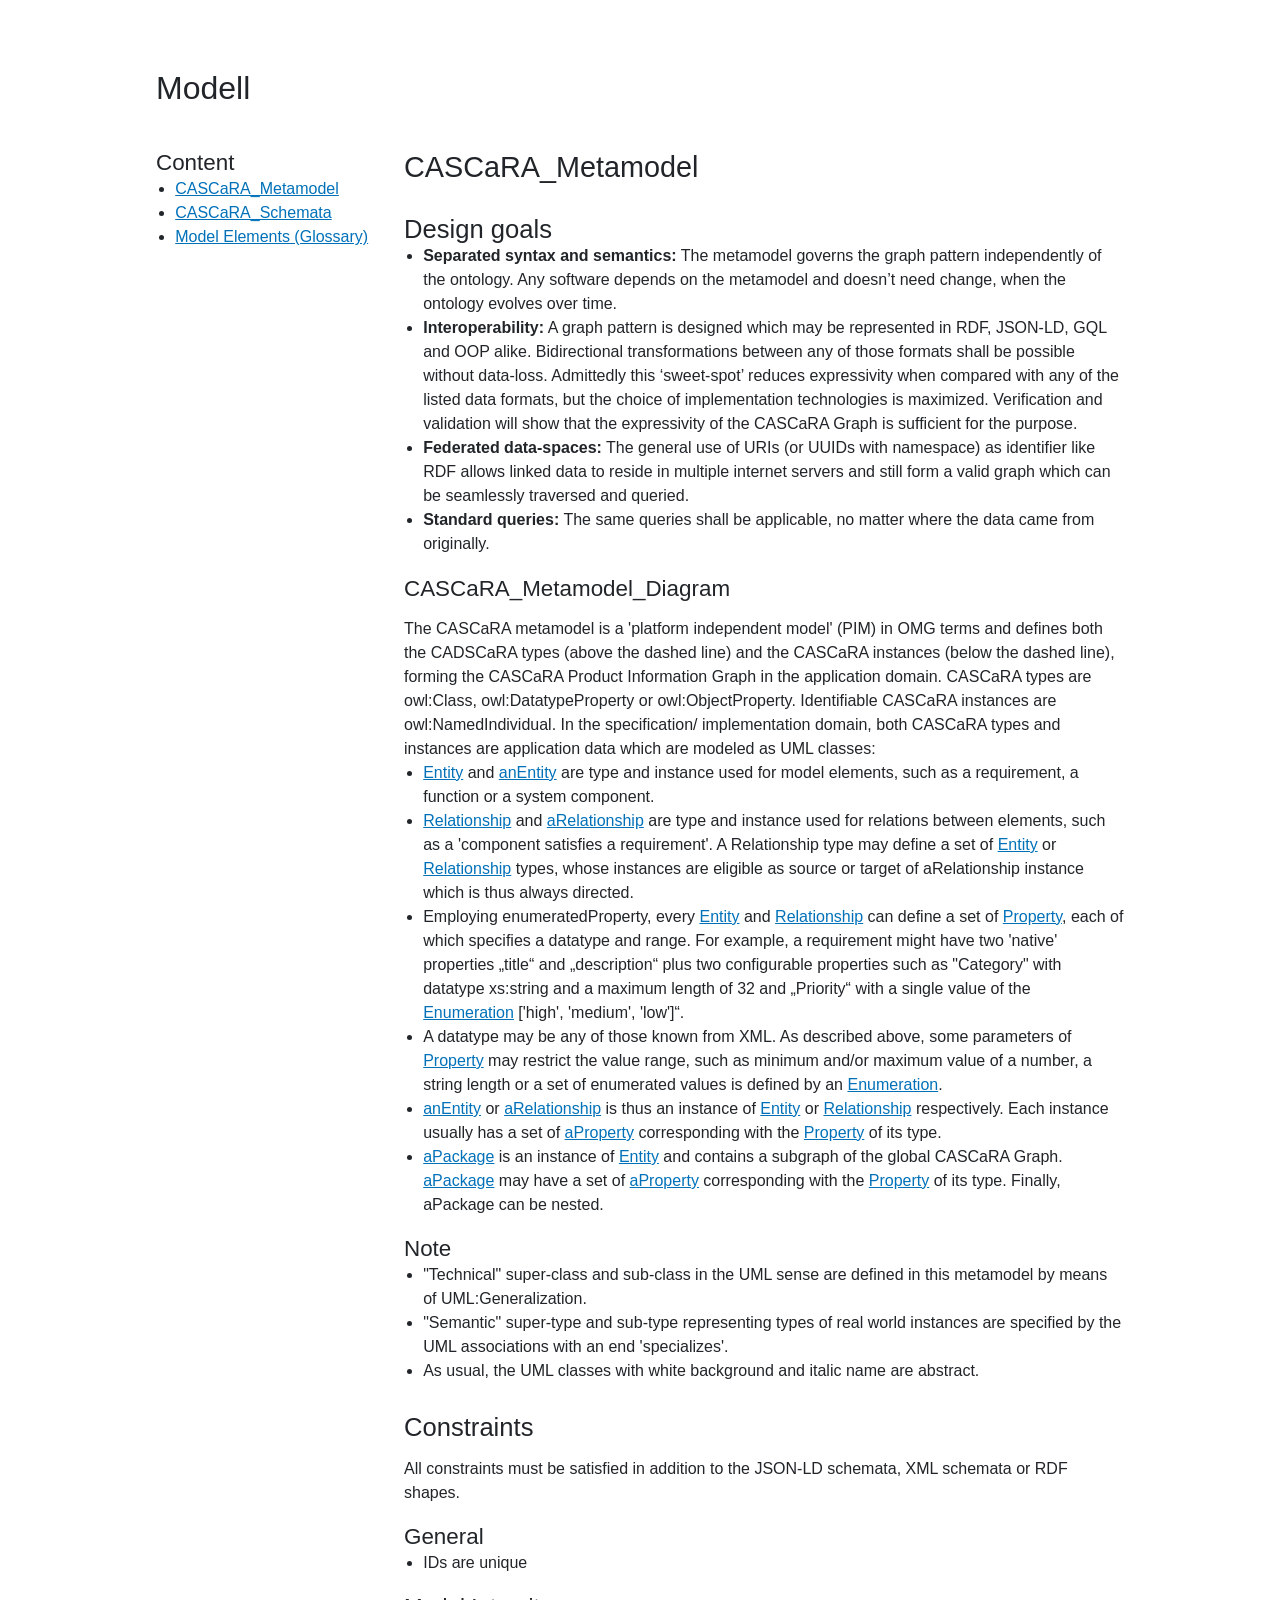
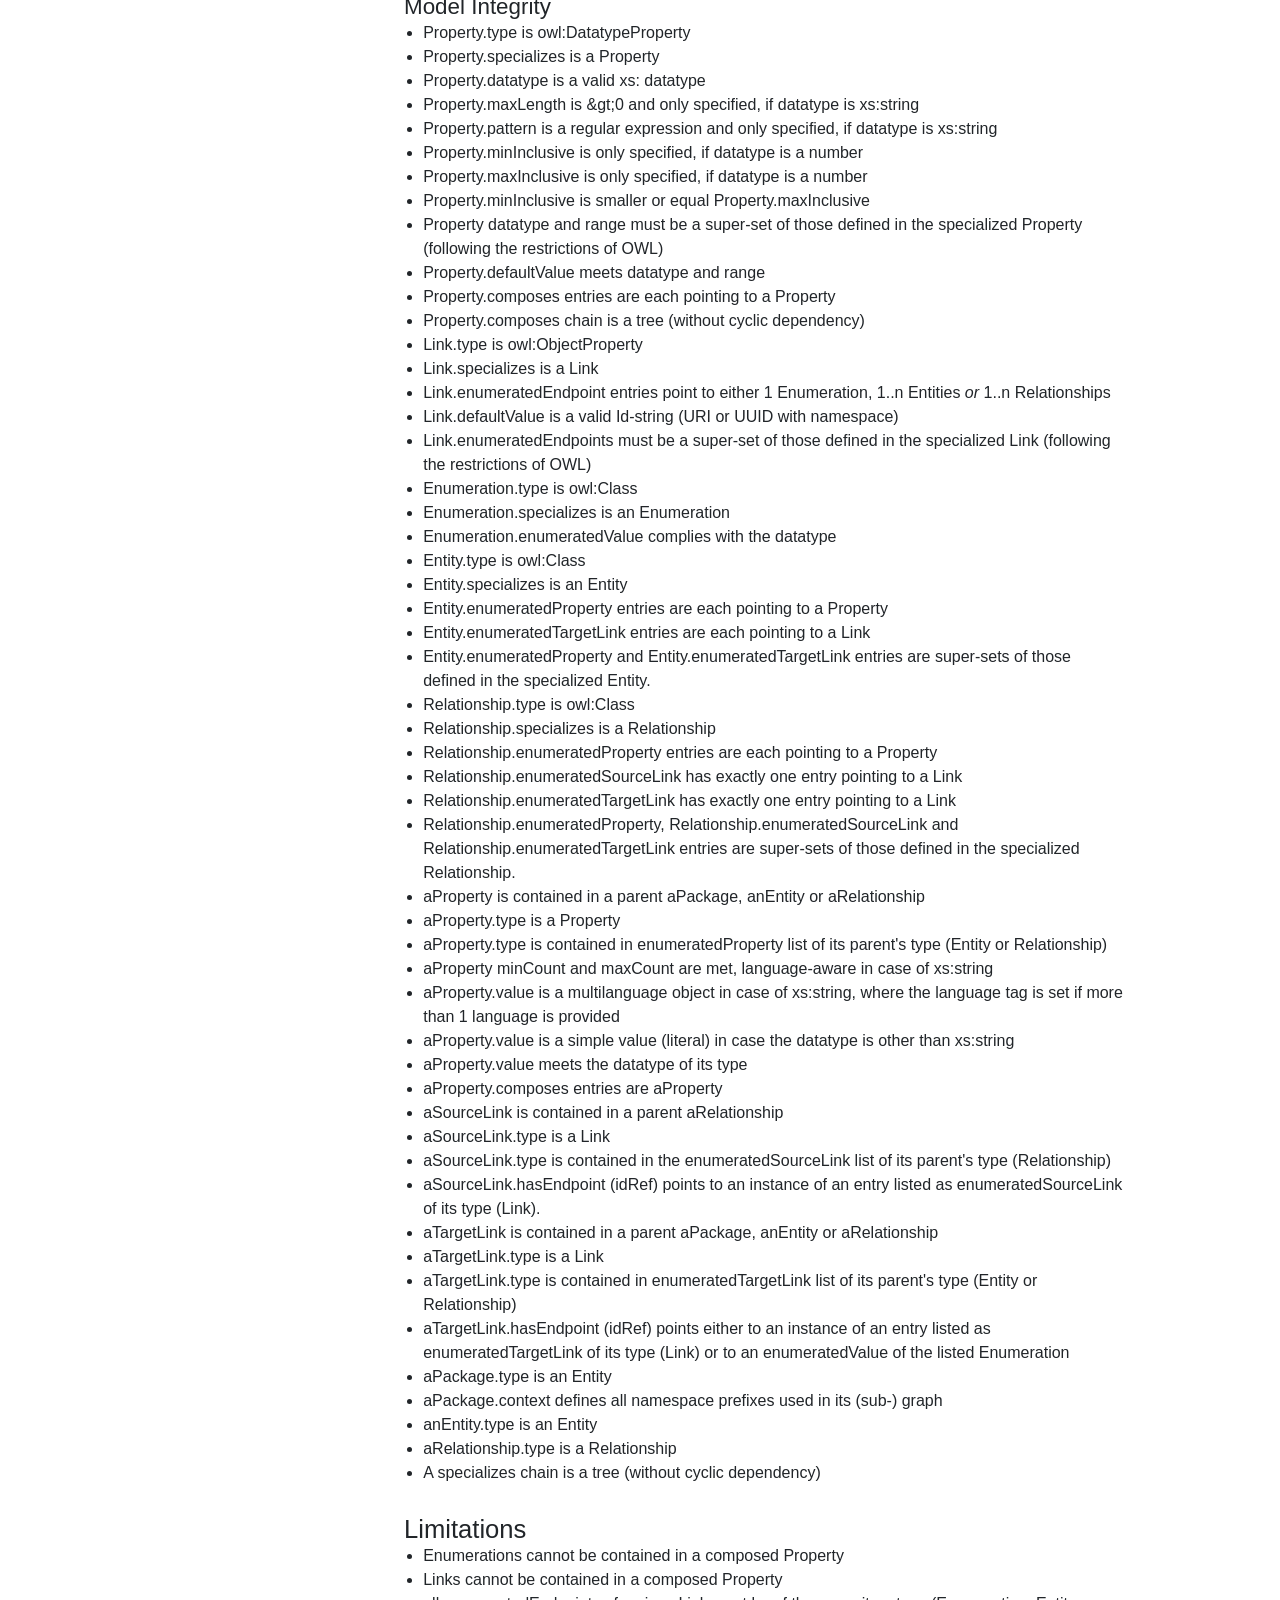
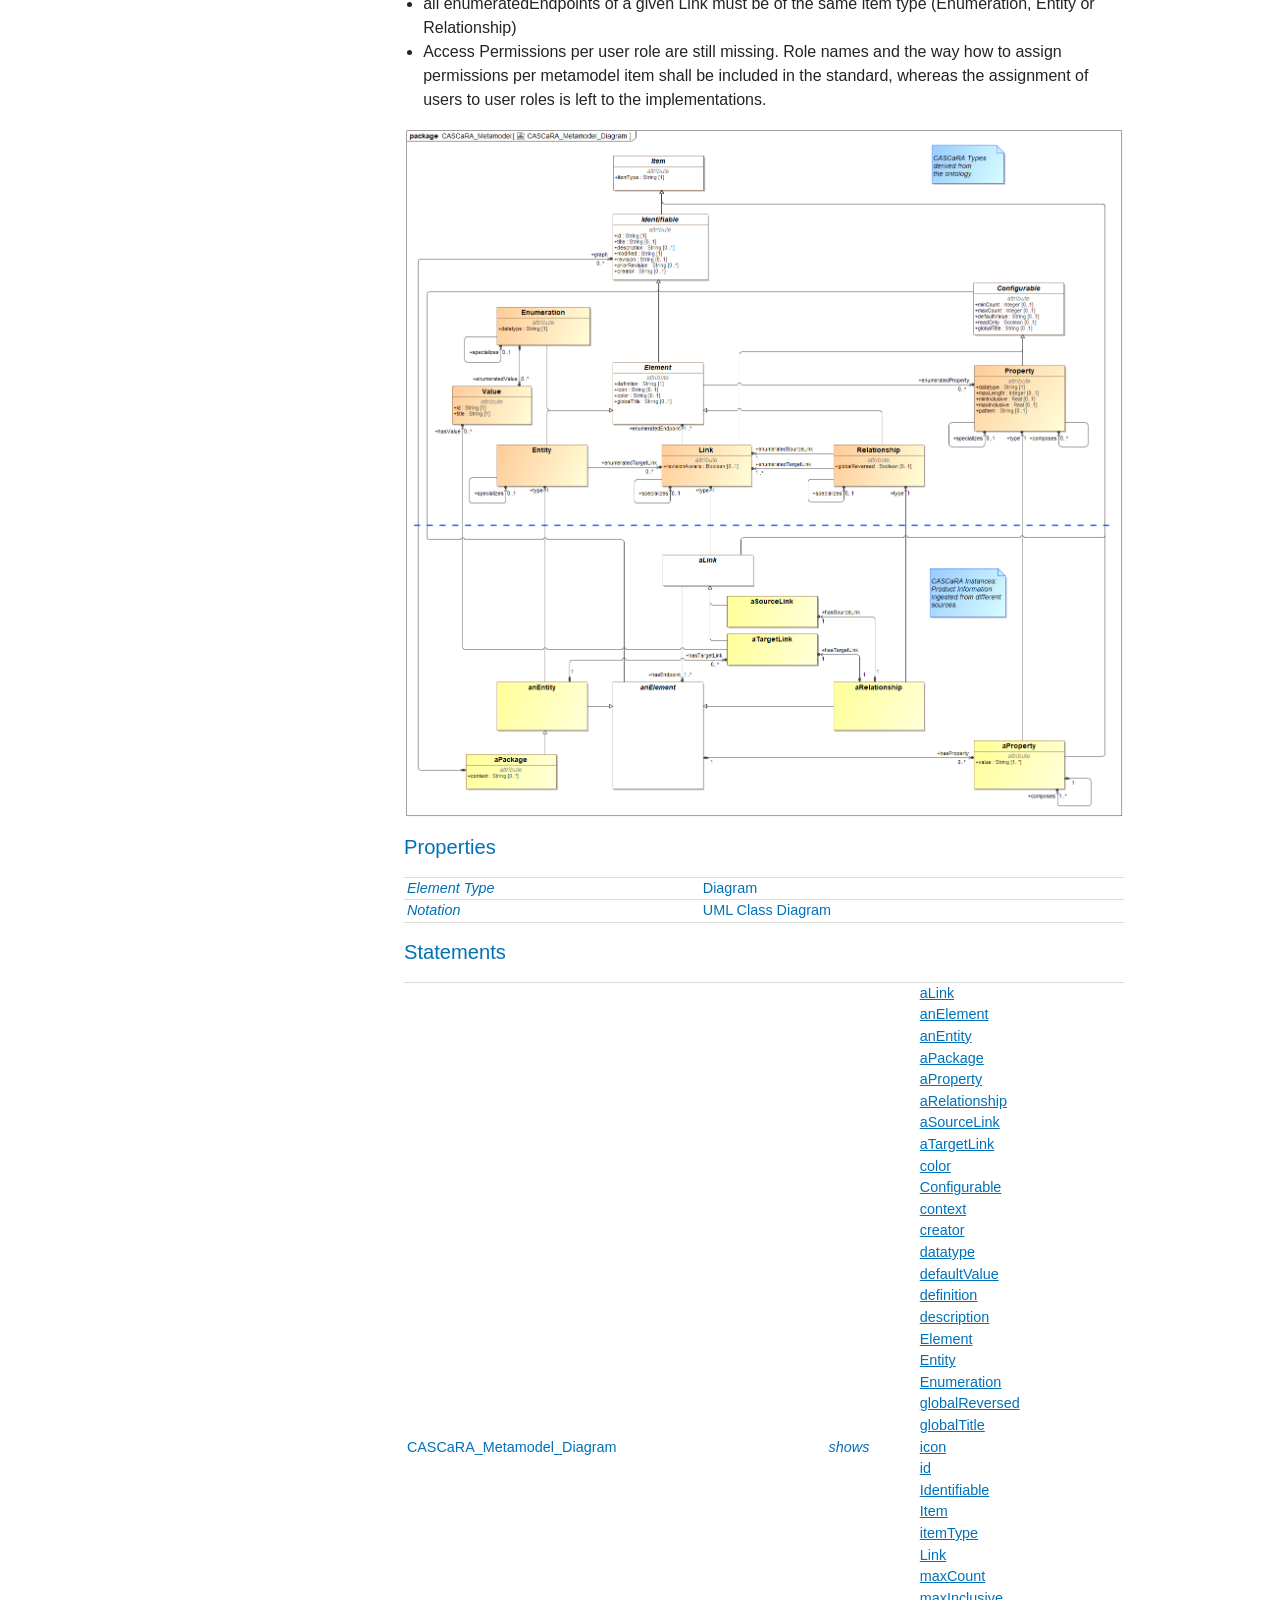
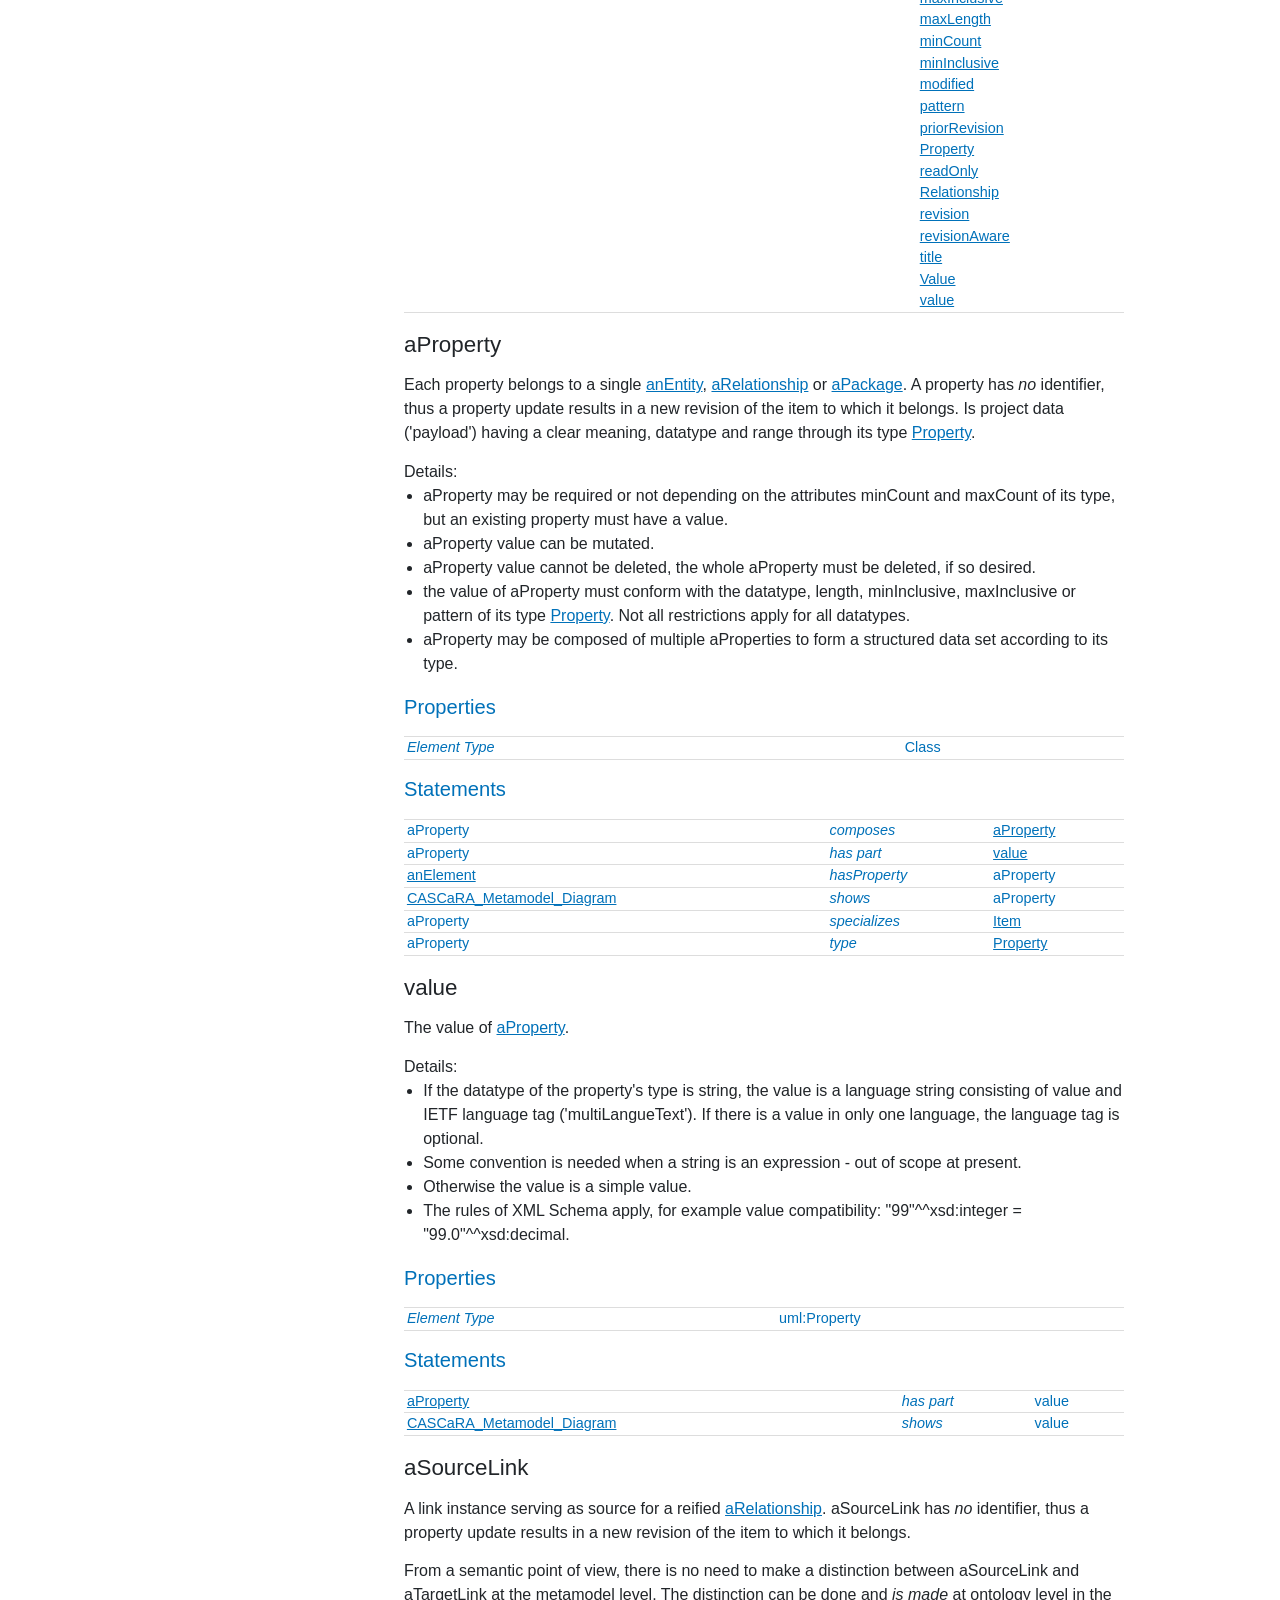
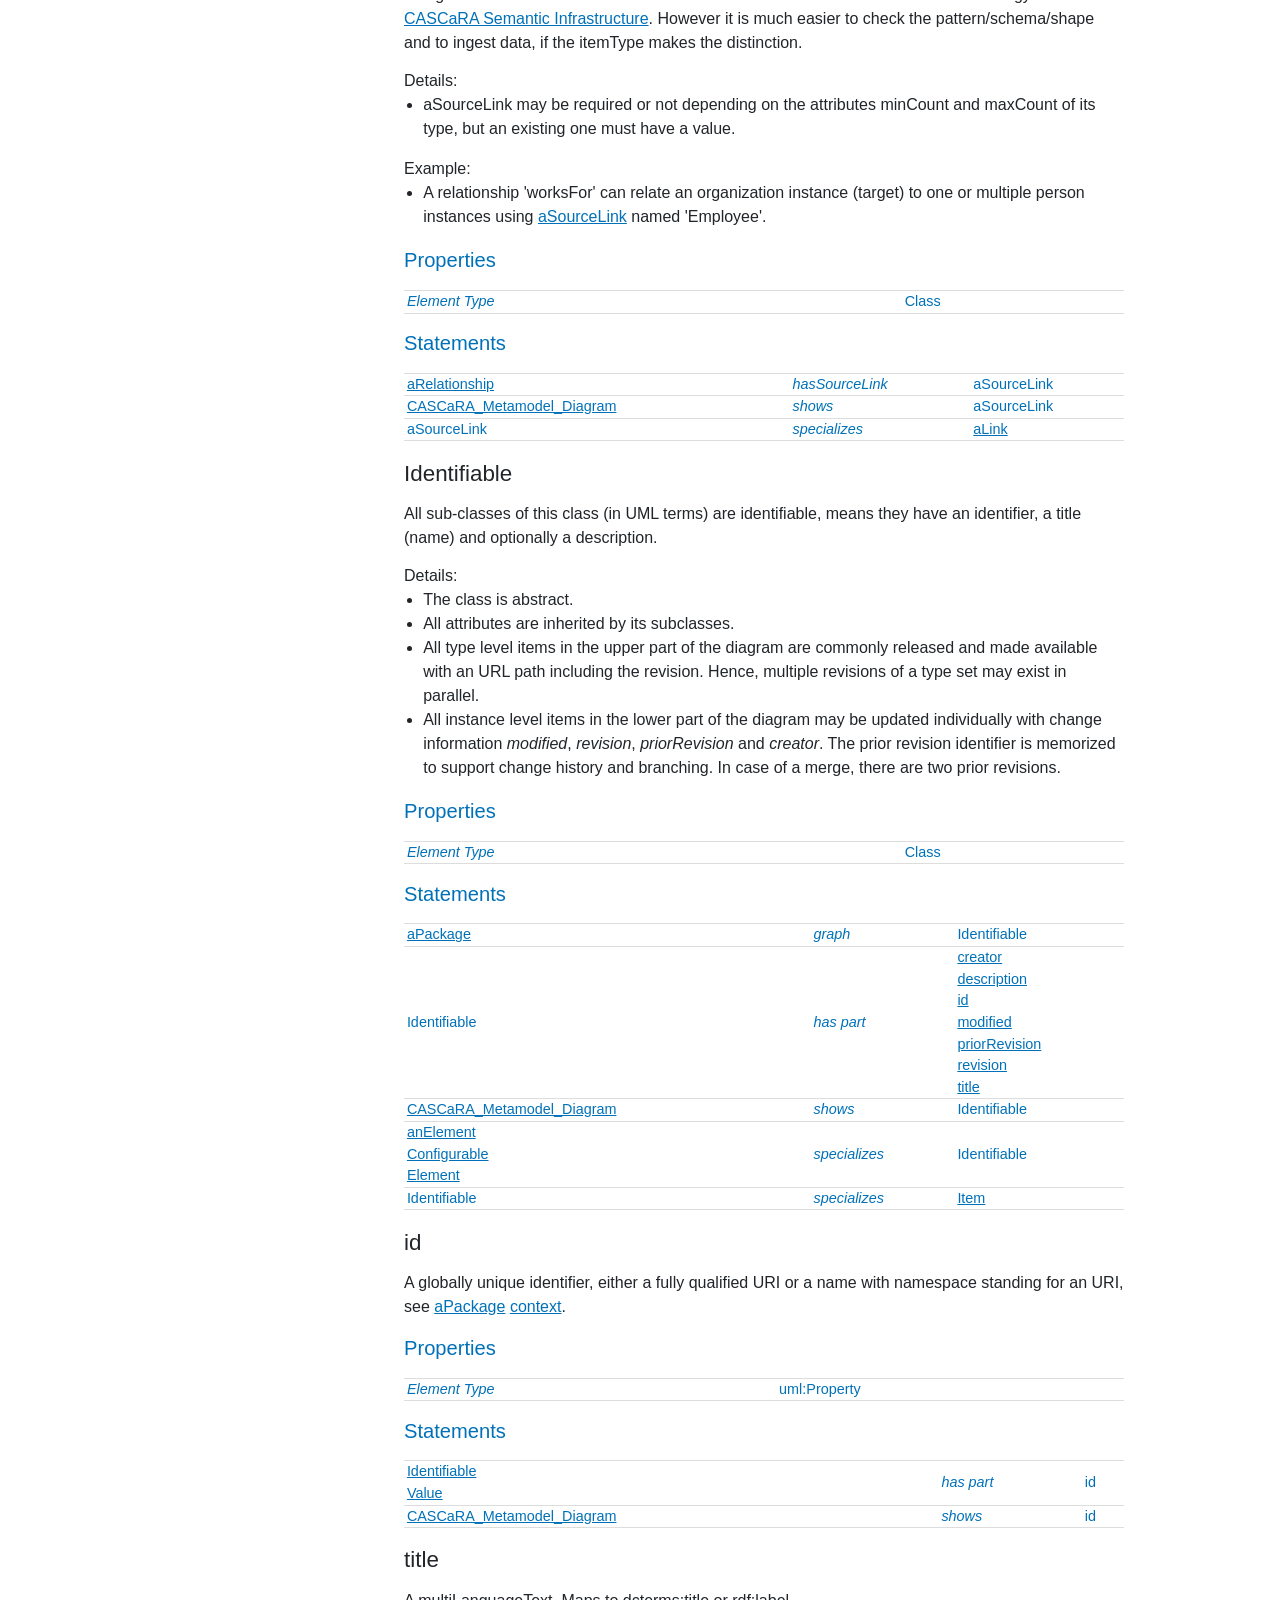
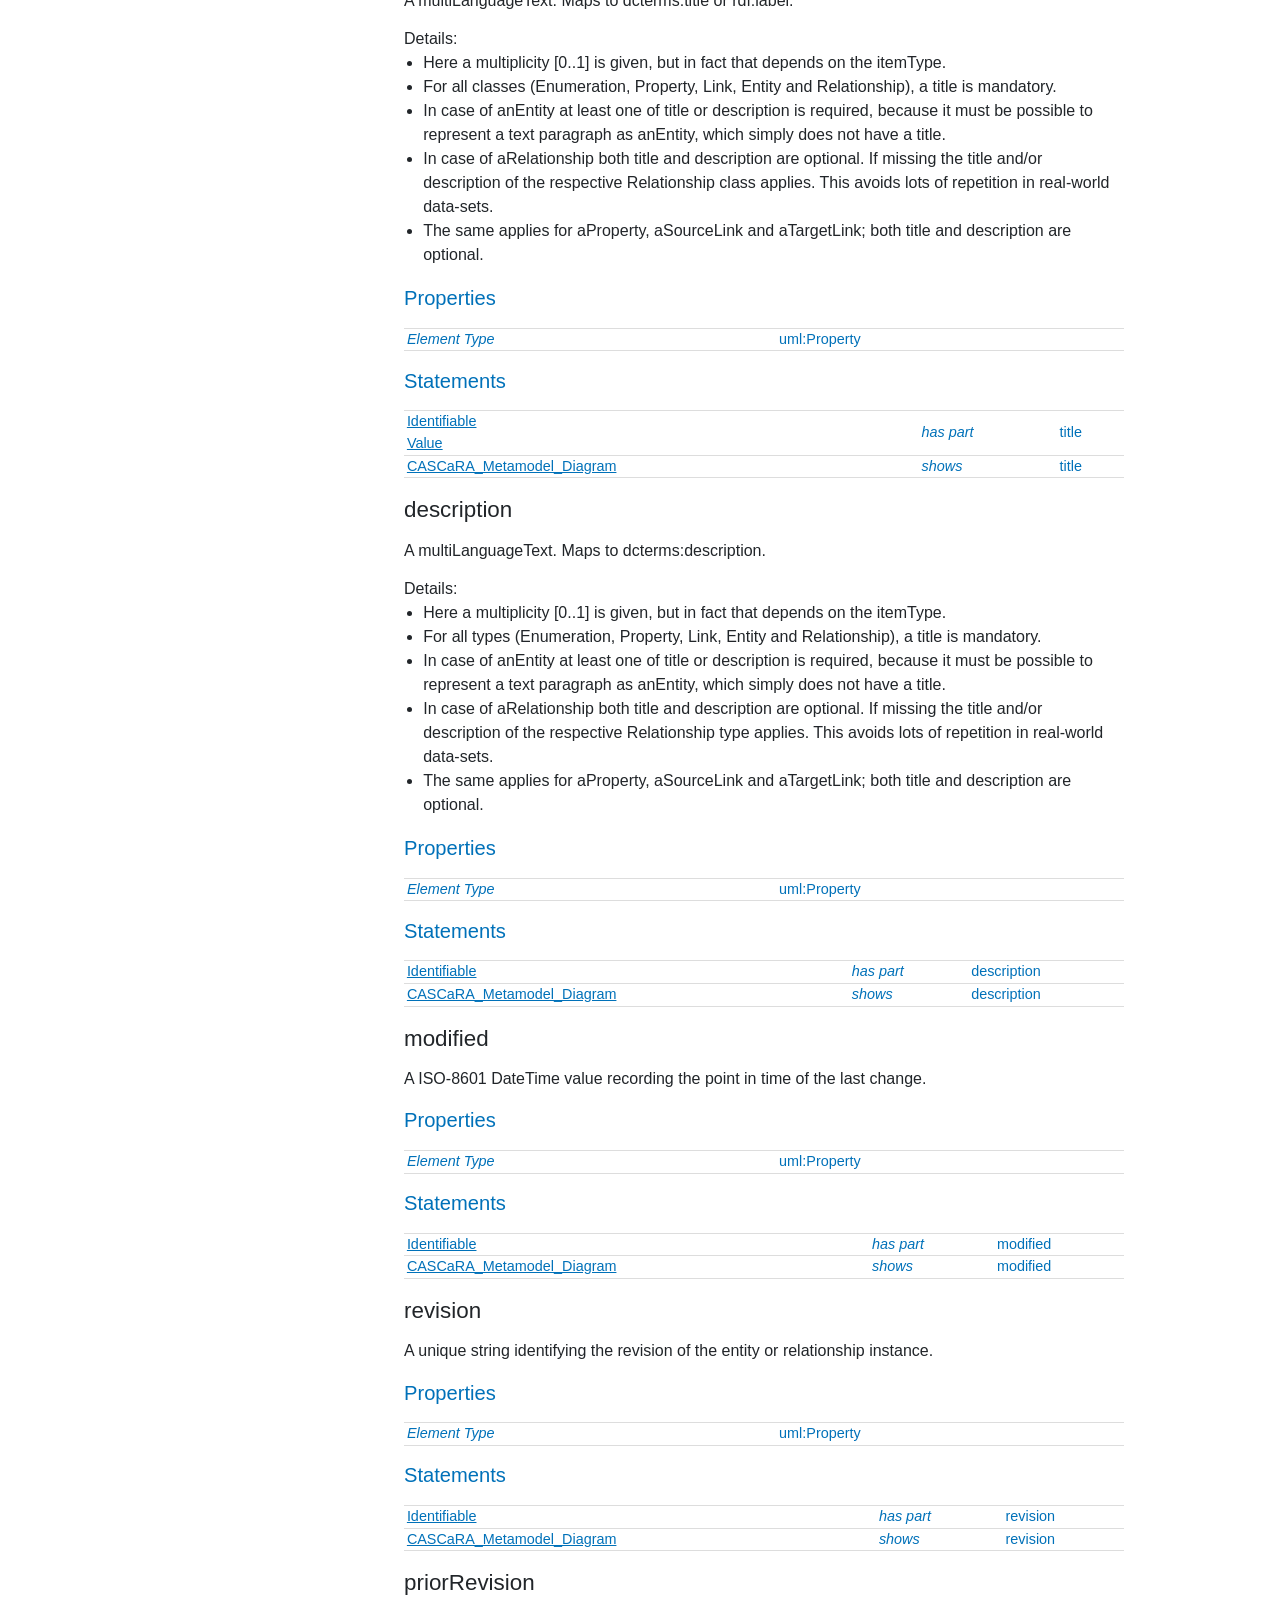
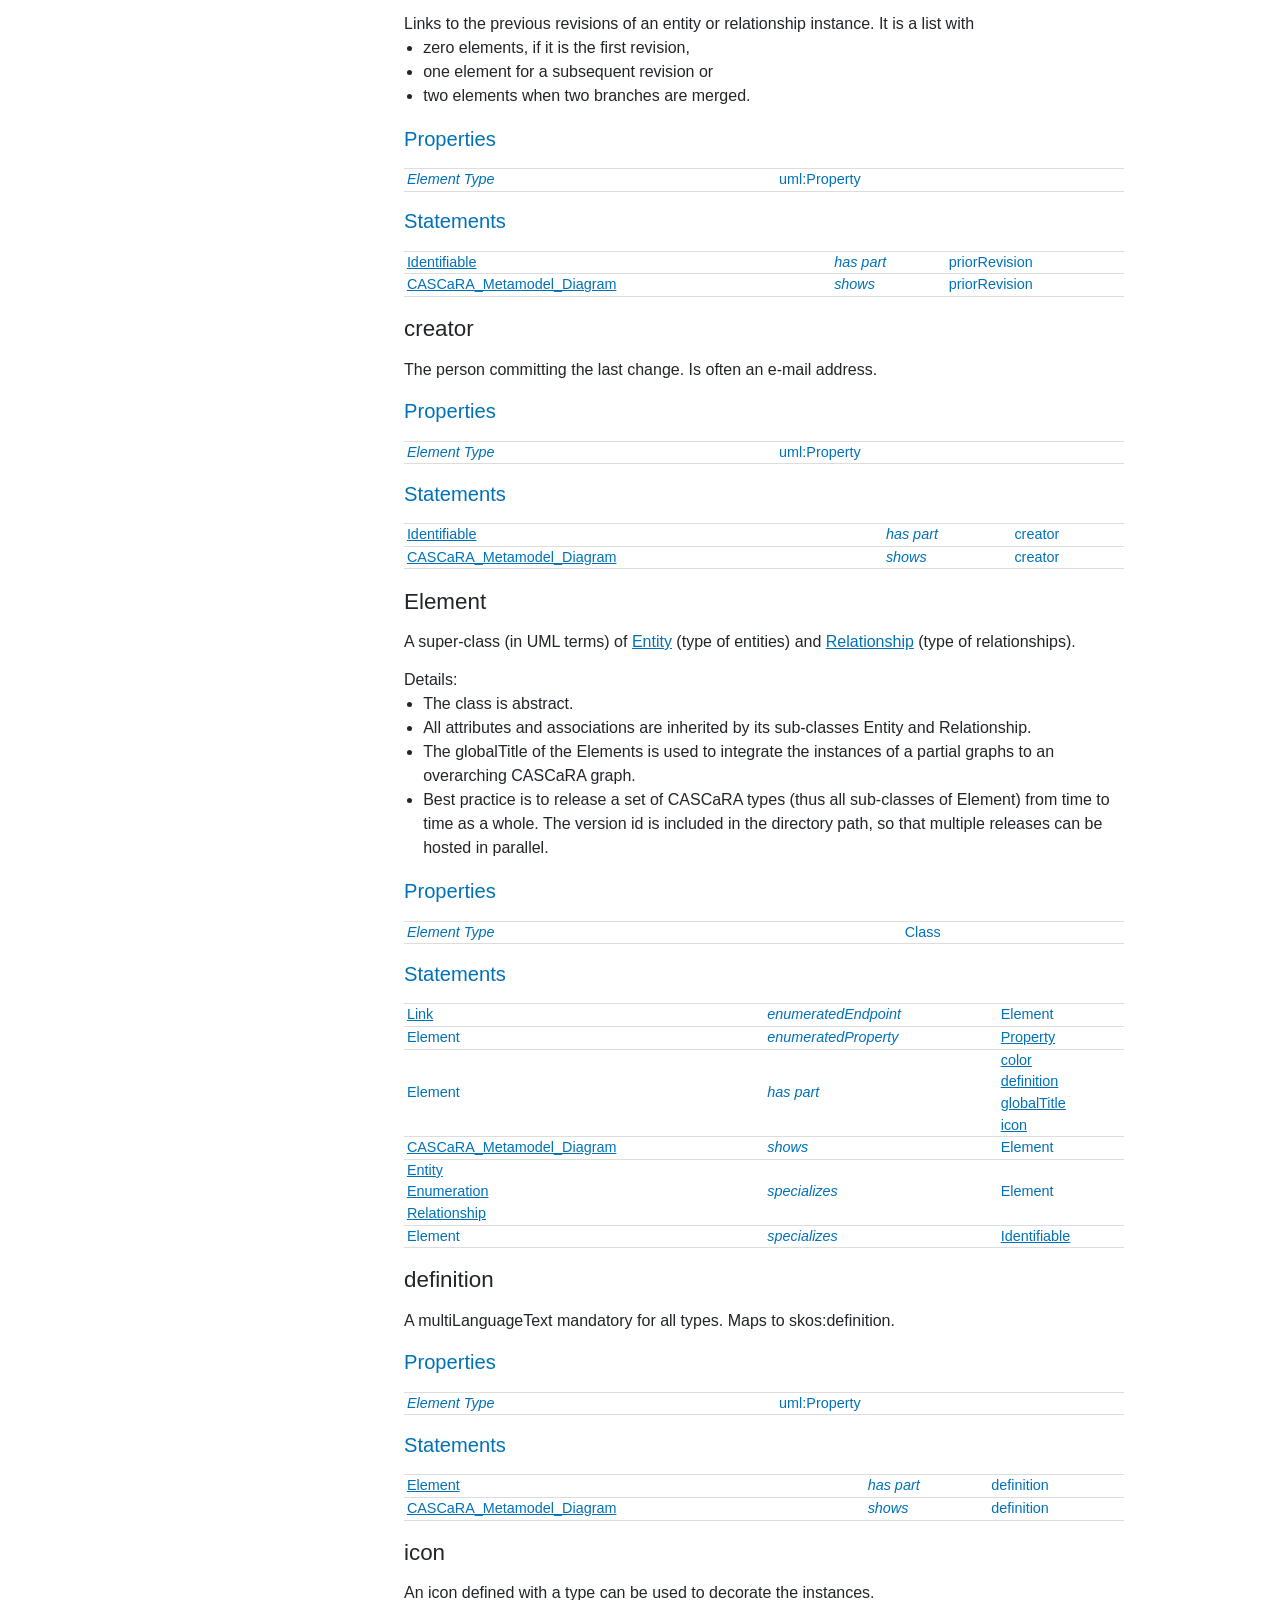
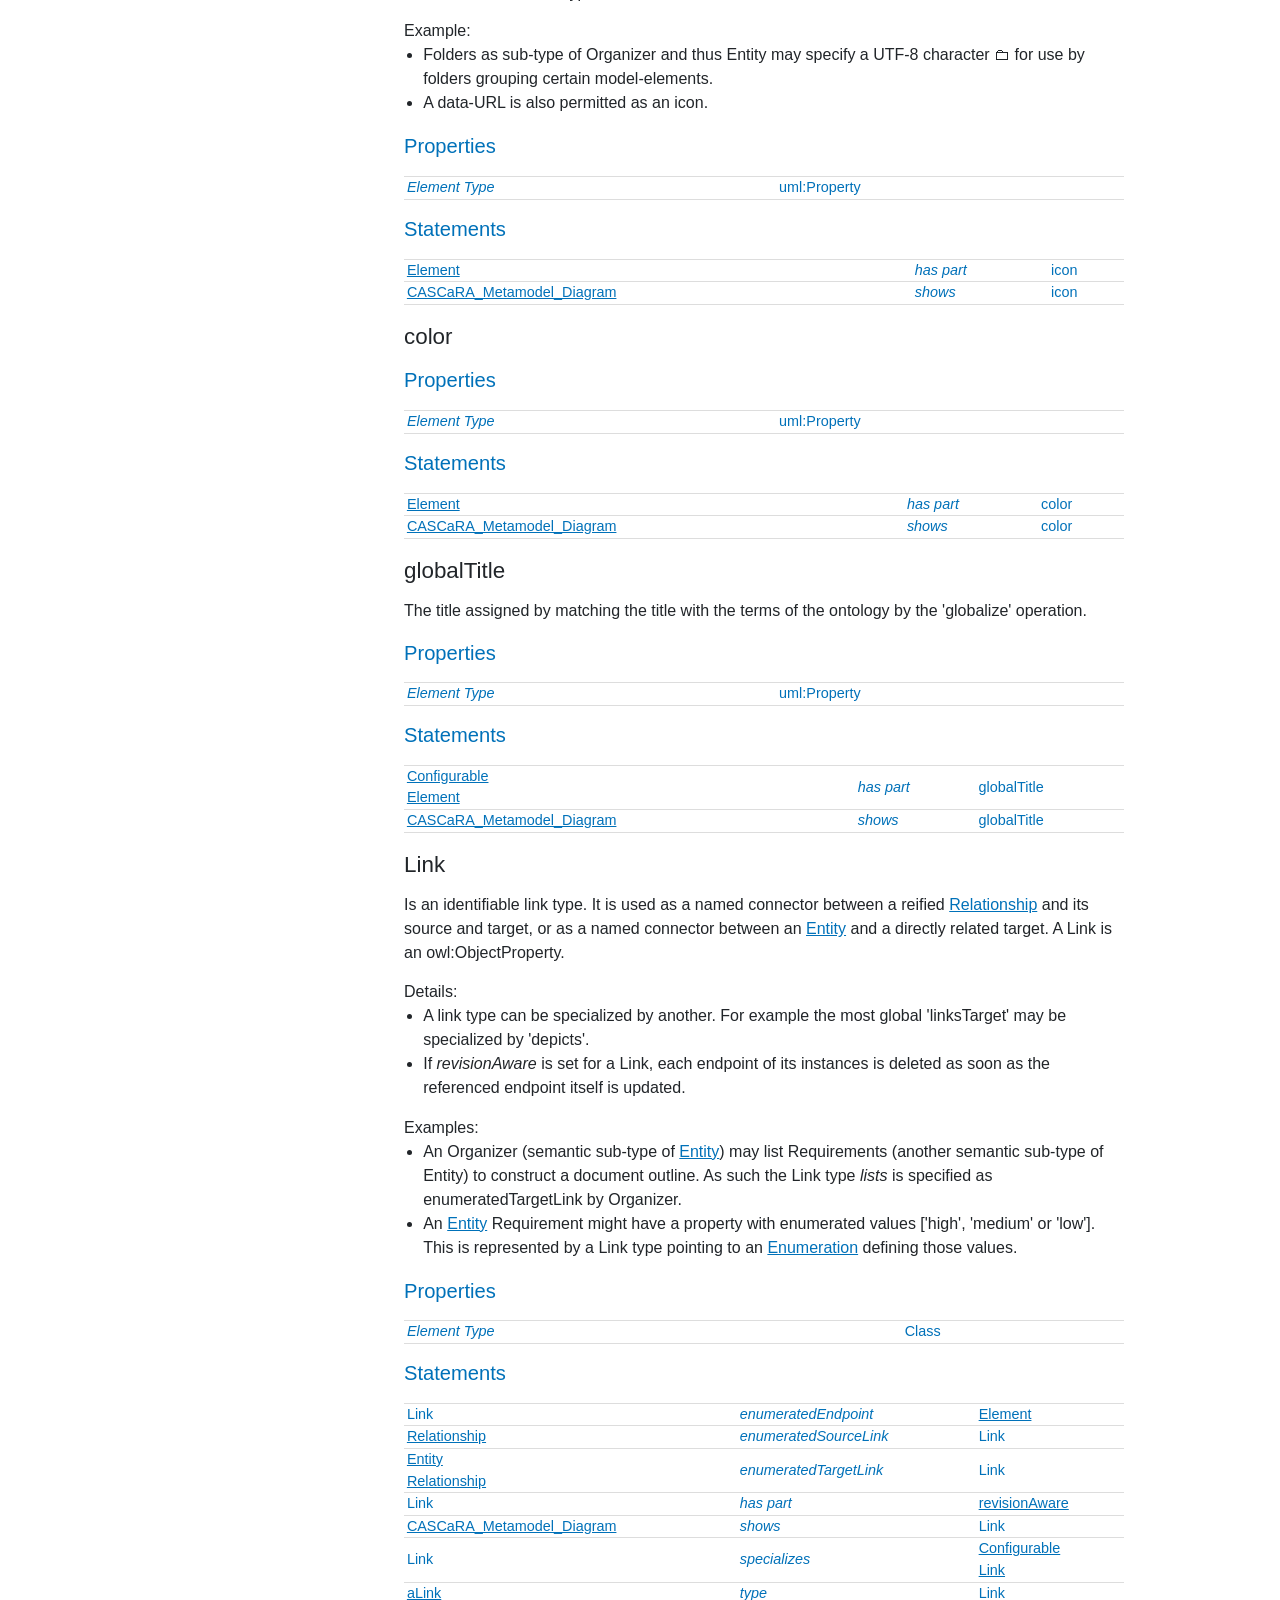
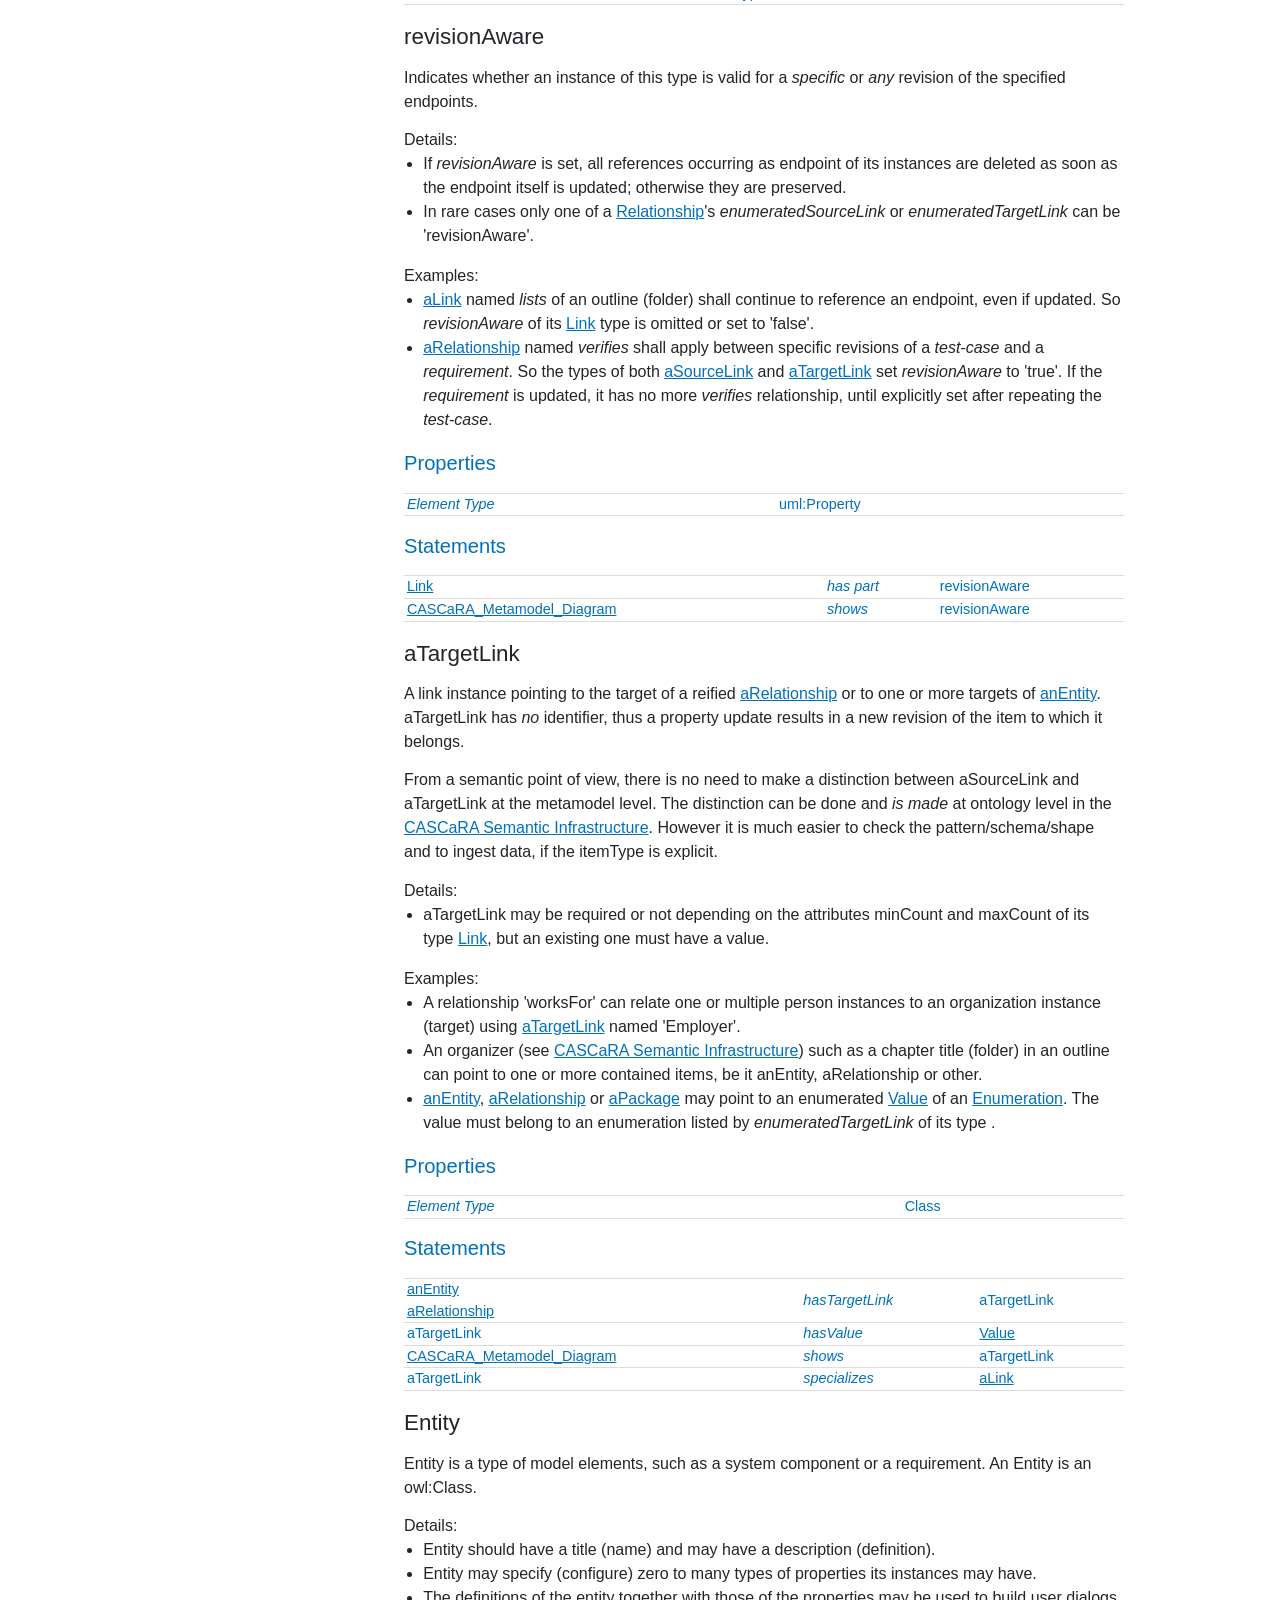
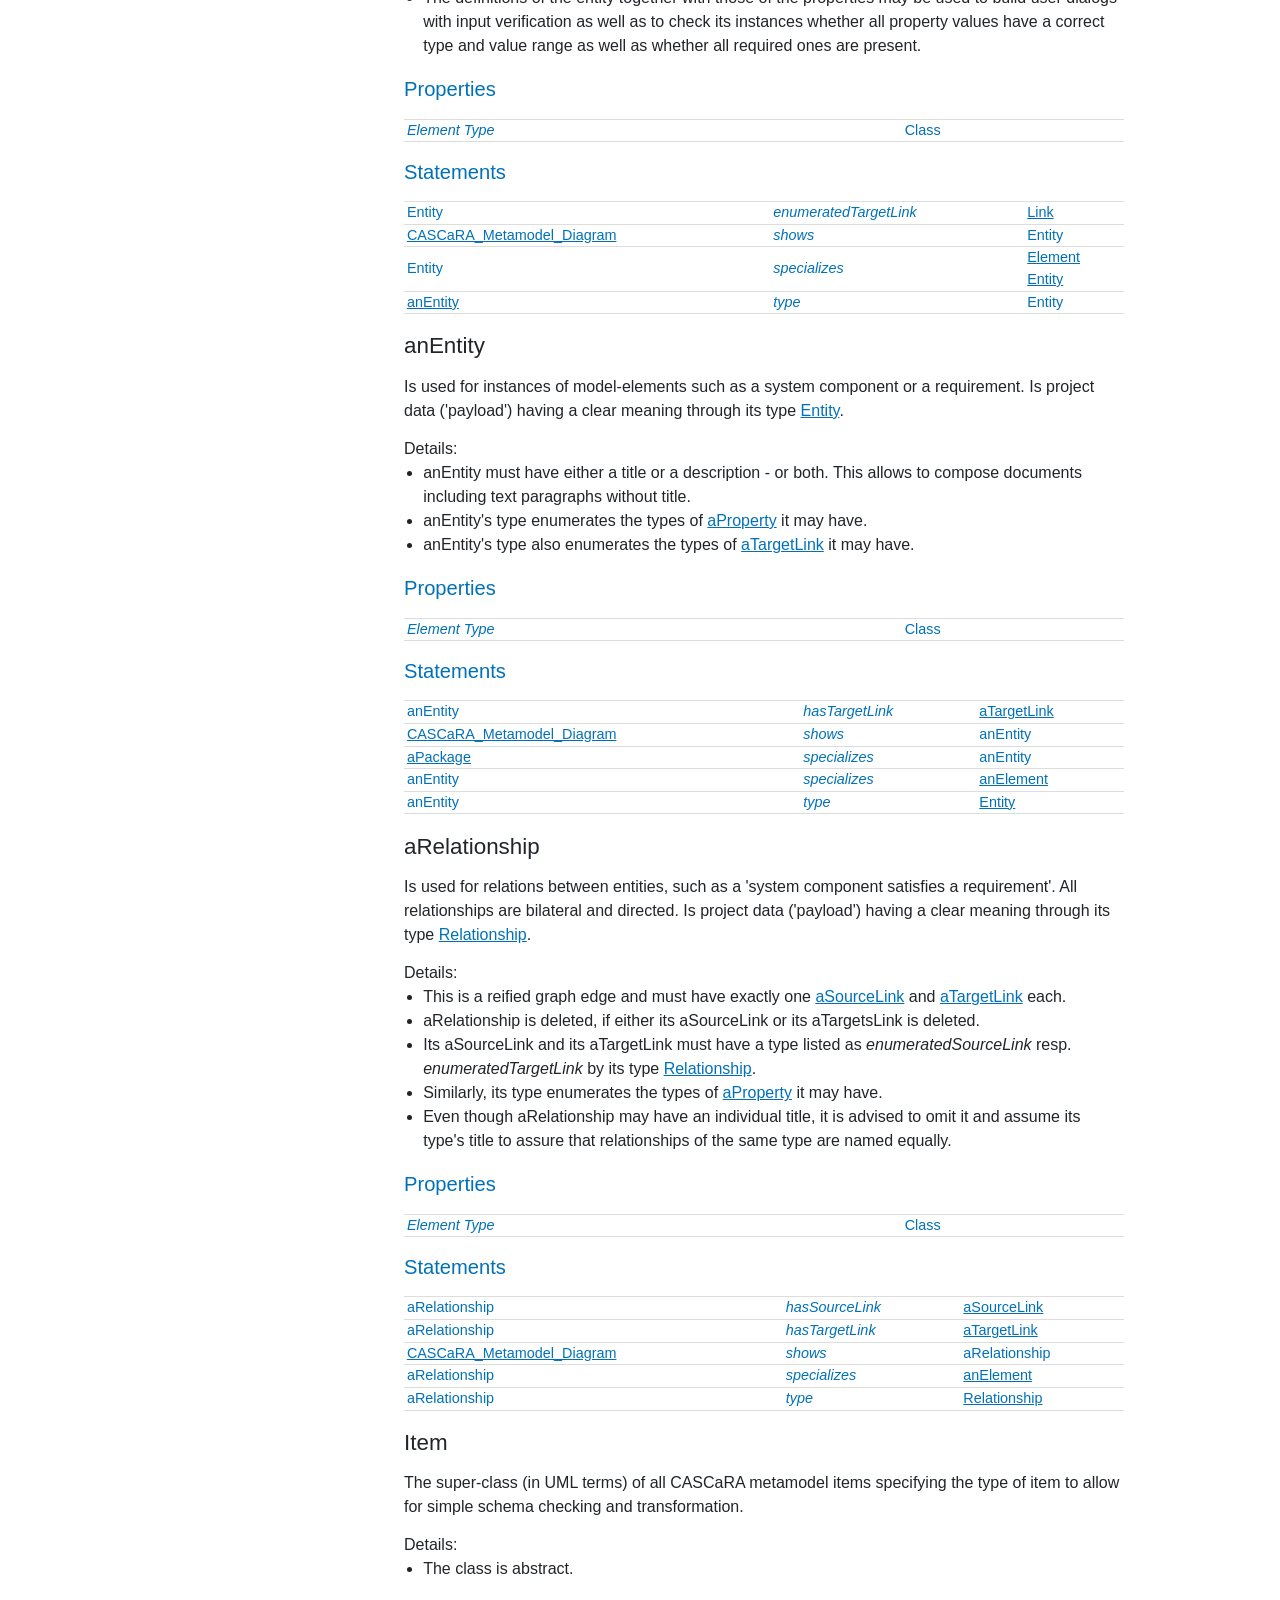
<file: Metamodel [Cameo]/8_HTML/Metamodel/index.html>
<?xml version="1.0" encoding="UTF-8"?>
<!DOCTYPE html PUBLIC "-//W3C//DTD XHTML 1.1//EN" "http://www.w3.org/TR/xhtml11/DTD/xhtml11.dtd">
<html xmlns="http://www.w3.org/1999/xhtml">
	<head>
		<link rel="stylesheet" href="https://cdn.jsdelivr.net/npm/bootstrap@5.3.3/dist/css/bootstrap.min.css" crossorigin="anonymous"/>
		<link rel="stylesheet" type="text/css" href="./Styles/styles.css"/>
		<title>Modell</title>
	</head>
	<body>
		<div class="container max-width-lg">
			<div class="row">
				<div class="col-12">
					<div class="title">Modell</div>
				</div>
			</div>
			<div class="row">
				<div class="col-12 col-md-3">
					<h3 style="margin-top:2.4rem;">Content</h3>
					<ul>
						<li>
							<a href="#N-11247711314">CASCaRA_Metamodel</a>
						</li>
						<li>
							<a href="#N-11195833697">CASCaRA_Schemata</a>
						</li>
						<li>
							<a href="#N-FolderGlossary-10052302263">Model Elements (Glossary)</a>
						</li>
					</ul>
				</div>
				<div class="col-12 col-md-9">
					<h1 id="N-11247711314">CASCaRA_Metamodel</h1>
					<h2>Design goals</h2>
					<ul>
						<li>
							<strong>Separated syntax and semantics:</strong> The metamodel governs the graph pattern independently of the ontology. Any software depends on the metamodel and doesn’t need change, when the ontology evolves over time.</li>
						<li>
							<strong>Interoperability:</strong> A graph pattern is designed which may be represented in RDF, JSON-LD, GQL and OOP alike. Bidirectional transformations between any of those formats shall be possible without data-loss. Admittedly this ‘sweet-spot’ reduces expressivity when compared with any of the listed data formats, but the choice of implementation technologies is maximized. Verification and validation will show that the expressivity of the CASCaRA Graph is sufficient for the purpose.</li>
						<li>
							<strong>Federated data-spaces:</strong> The general use of URIs (or UUIDs with namespace) as identifier like RDF allows linked data to reside in multiple internet servers and still form a valid graph which can be seamlessly traversed and queried.</li>
						<li>
							<strong>Standard queries:</strong> The same queries shall be applicable, no matter where the data came from originally.</li>
					</ul>
					<h3 id="N-9134739822">CASCaRA_Metamodel_Diagram</h3>
					<p>The CASCaRA metamodel is a &#39;platform independent model&#39; (PIM) in OMG terms and defines both the CADSCaRA types (above the dashed line) and the CASCaRA instances (below the dashed line), forming the CASCaRA Product Information Graph in the application domain. CASCaRA types are owl:Class, owl:DatatypeProperty or owl:ObjectProperty. Identifiable CASCaRA instances are owl:NamedIndividual.  In the specification/ implementation domain, both CASCaRA types and instances are application data which are modeled as UML classes:</p>
					<ul>
						<li>
							<a href="#N-10961011573">Entity</a> and <a href="#N-8999785981">anEntity</a> are type and instance used for model elements, such as a requirement, a function or a system component.</li>
						<li>
							<a href="#N-11858764785">Relationship</a> and <a href="#N-12014588218">aRelationship</a> are type and instance used for relations between elements, such as a &#39;component satisfies a requirement&#39;. A Relationship type may define a set of <a href="#N-10961011573">Entity</a> or <a href="#N-11858764785">Relationship</a> types, whose instances are eligible as source or target of aRelationship instance which is thus always directed.</li>
						<li>Employing enumeratedProperty, every <a href="#N-10961011573">Entity</a> and <a href="#N-11858764785">Relationship</a> can define a set of <a href="#N-10592233906">Property</a>, each of which specifies a datatype and range. For example, a requirement might have two &#39;native&#39; properties „title“ and „description“ plus two configurable properties such as &quot;Category&quot; with datatype xs:string and a maximum length of 32 and „Priority“ with a single value of the <a href="#N-10837991683">Enumeration</a> [&#39;high&#39;, &#39;medium&#39;, &#39;low&#39;]“.</li>
						<li>A datatype may be any of those known from XML. As described above, some parameters of <a href="#N-10592233906">Property</a> may restrict the value range, such as minimum and/or maximum value of a  number, a string length or a set of enumerated values is defined by an <a href="#N-10837991683">Enumeration</a>.</li>
						<li>
							<a href="#N-8999785981">anEntity</a> or <a href="#N-12014588218">aRelationship</a> is thus an instance of <a href="#N-10961011573">Entity</a> or <a href="#N-11858764785">Relationship</a> respectively. Each instance usually has a set of <a href="#N-10857127627">aProperty</a> corresponding with the <a href="#N-10592233906">Property</a> of its type.</li>
						<li>
							<a href="#N-11365391228">aPackage</a> is an instance of <a href="#N-10961011573">Entity</a> and contains a subgraph of the global CASCaRA Graph. <a href="#N-11365391228">aPackage</a> may have a set of <a href="#N-10857127627">aProperty</a> corresponding with the <a href="#N-10592233906">Property</a> of its type. Finally, aPackage can be nested.</li>
					</ul><h3>Note</h3><ul>
						<li>&quot;Technical&quot; super-class and sub-class in the UML sense are defined in this metamodel by means of UML:Generalization.</li>
						<li>&quot;Semantic&quot; super-type and sub-type representing types of real world instances are specified by the UML associations with an end &#39;specializes&#39;.</li>
						<li>As usual, the UML classes with white background and italic name are abstract.</li>
					</ul><h2>Constraints</h2><p>All constraints must be satisfied in addition to the JSON-LD schemata, XML schemata or RDF shapes.</p><h3>General</h3><ul>
						<li>IDs are unique</li>
					</ul><h3>Model Integrity</h3><ul>
						<li>Property.type is owl:DatatypeProperty</li>
						<li>Property.specializes is a Property</li>
						<li>Property.datatype is a valid xs: datatype</li>
						<li>Property.maxLength is &#38;gt;0 and only specified, if datatype is xs:string</li>
						<li>Property.pattern is a regular expression and only specified, if datatype is xs:string</li>
						<li>Property.minInclusive is only specified, if datatype is a number</li>
						<li>Property.maxInclusive is only specified, if datatype is a number</li>
						<li>Property.minInclusive is smaller or equal Property.maxInclusive</li>
						<li>Property datatype and range must be a super-set of those defined in the specialized Property (following the restrictions of OWL)</li>
						<li>Property.defaultValue meets datatype and range</li>
						<li>Property.composes entries are each pointing to a Property</li>
						<li>Property.composes chain is a tree (without cyclic dependency)</li>
						<li>Link.type is owl:ObjectProperty</li>
						<li>Link.specializes is a Link</li>
						<li>Link.enumeratedEndpoint entries point to either 1 Enumeration, 1..n Entities <em>or</em> 1..n Relationships</li>
						<li>Link.defaultValue is a valid Id-string (URI or UUID with namespace)</li>
						<li>Link.enumeratedEndpoints must be a super-set of those defined in the specialized Link (following the restrictions of OWL)</li>
						<li>Enumeration.type is owl:Class</li>
						<li>Enumeration.specializes is an Enumeration</li>
						<li>Enumeration.enumeratedValue complies with the datatype</li>
						<li>Entity.type is owl:Class</li>
						<li>Entity.specializes is an Entity</li>
						<li>Entity.enumeratedProperty entries are each pointing to a Property</li>
						<li>Entity.enumeratedTargetLink entries are each pointing to a Link</li>
						<li>Entity.enumeratedProperty and Entity.enumeratedTargetLink entries are super-sets of those defined in the specialized Entity.</li>
						<li>Relationship.type is owl:Class</li>
						<li>Relationship.specializes is a Relationship</li>
						<li>Relationship.enumeratedProperty entries are each pointing to a Property</li>
						<li>Relationship.enumeratedSourceLink has exactly one entry pointing to a Link</li>
						<li>Relationship.enumeratedTargetLink has exactly one entry pointing to a Link</li>
						<li>Relationship.enumeratedProperty, Relationship.enumeratedSourceLink and Relationship.enumeratedTargetLink entries are super-sets of those defined in the specialized Relationship.</li>
						<li>aProperty is contained in a parent aPackage, anEntity or aRelationship</li>
						<li>aProperty.type is a Property</li>
						<li>aProperty.type is contained in enumeratedProperty list of its parent&#39;s type (Entity or Relationship)</li>
						<li>aProperty minCount and maxCount are met, language-aware in case of xs:string</li>
						<li>aProperty.value is a multilanguage object in case of xs:string, where the language tag is set if more than 1 language is provided</li>
						<li>aProperty.value is a simple value (literal) in case the datatype is other than xs:string</li>
						<li>aProperty.value meets the datatype of its type</li>
						<li>aProperty.composes entries are aProperty</li>
						<li>aSourceLink is contained in a parent aRelationship</li>
						<li>aSourceLink.type is a Link</li>
						<li>aSourceLink.type is contained in the enumeratedSourceLink list of its parent&#39;s type (Relationship)</li>
						<li>aSourceLink.hasEndpoint (idRef) points to an instance of an entry listed as enumeratedSourceLink of its type (Link).</li>
						<li>aTargetLink is contained in a parent aPackage, anEntity or aRelationship</li>
						<li>aTargetLink.type is a Link</li>
						<li>aTargetLink.type is contained in enumeratedTargetLink list of its parent&#39;s type (Entity or Relationship)</li>
						<li>aTargetLink.hasEndpoint (idRef) points either to an instance of an entry listed as enumeratedTargetLink of its type (Link) or to an enumeratedValue of the listed Enumeration</li>
						<li>aPackage.type is an Entity</li>
						<li>aPackage.context defines all namespace prefixes used in its (sub-) graph</li>
						<li>anEntity.type is an Entity</li>
						<li>aRelationship.type is a Relationship</li>
						<li>A specializes chain is a tree (without cyclic dependency)</li>
					</ul>
					<h2>Limitations</h2><ul>
						<li>Enumerations cannot be contained in a composed Property</li>
						<li>Links cannot be contained in a composed Property</li>
						<li>all enumeratedEndpoints of a given Link must be of the same item type (Enumeration, Entity or Relationship)</li>
						<li>Access Permissions per user role are still missing. Role names and the way how to assign permissions per metamodel item shall be included in the standard, whereas the assignment of users to user roles is left to the implementations.</li>
					</ul>
					<p>
						<img src="./Images/F--289992817.png" style="max-width:100%" alt="CASCaRA_Metamodel_Diagram.png"/>
					</p>
					<p class="metaTitle">Properties</p>
					<table class="propertyTable">
						<tbody>
							<tr>
								<td class="propertyTitle">Element Type</td>
								<td>Diagram</td>
							</tr>
							<tr>
								<td class="propertyTitle">Notation</td>
								<td>UML Class Diagram</td>
							</tr>
						</tbody>
					</table>
					<p class="metaTitle">Statements</p>
					<table class="statementTable">
						<tbody>
							<tr>
								<td>CASCaRA_Metamodel_Diagram</td>
								<td class="statementTitle">shows</td>
								<td>
									<a href="#N-8776684673">aLink</a>
									<br/>
									<a href="#N-11107558280">anElement</a>
									<br/>
									<a href="#N-8999785981">anEntity</a>
									<br/>
									<a href="#N-11365391228">aPackage</a>
									<br/>
									<a href="#N-10857127627">aProperty</a>
									<br/>
									<a href="#N-12014588218">aRelationship</a>
									<br/>
									<a href="#N-8157368569">aSourceLink</a>
									<br/>
									<a href="#N-10761038327">aTargetLink</a>
									<br/>
									<a href="#N-10469415172">color</a>
									<br/>
									<a href="#N-11784662253">Configurable</a>
									<br/>
									<a href="#N-8616907065">context</a>
									<br/>
									<a href="#N-8846296661">creator</a>
									<br/>
									<a href="#N-12118809206">datatype</a>
									<br/>
									<a href="#N-10437796008">defaultValue</a>
									<br/>
									<a href="#N-8756476138">definition</a>
									<br/>
									<a href="#N-8760453068">description</a>
									<br/>
									<a href="#N-8520877630">Element</a>
									<br/>
									<a href="#N-10961011573">Entity</a>
									<br/>
									<a href="#N-10837991683">Enumeration</a>
									<br/>
									<a href="#N-9144562788">globalReversed</a>
									<br/>
									<a href="#N-9761053016">globalTitle</a>
									<br/>
									<a href="#N-11182494579">icon</a>
									<br/>
									<a href="#N-8848978542">id</a>
									<br/>
									<a href="#N-11632284178">Identifiable</a>
									<br/>
									<a href="#N-9239676613">Item</a>
									<br/>
									<a href="#N-10213214561">itemType</a>
									<br/>
									<a href="#N-9990131015">Link</a>
									<br/>
									<a href="#N-8585607007">maxCount</a>
									<br/>
									<a href="#N-9252281528">maxInclusive</a>
									<br/>
									<a href="#N-11666167787">maxLength</a>
									<br/>
									<a href="#N-8063942153">minCount</a>
									<br/>
									<a href="#N-8148388355">minInclusive</a>
									<br/>
									<a href="#N-11292181894">modified</a>
									<br/>
									<a href="#N-11452891983">pattern</a>
									<br/>
									<a href="#N-8945329143">priorRevision</a>
									<br/>
									<a href="#N-10592233906">Property</a>
									<br/>
									<a href="#N-11574712960">readOnly</a>
									<br/>
									<a href="#N-11858764785">Relationship</a>
									<br/>
									<a href="#N-8660305830">revision</a>
									<br/>
									<a href="#N-8465100120">revisionAware</a>
									<br/>
									<a href="#N-10379162511">title</a>
									<br/>
									<a href="#N-11455159608">Value</a>
									<br/>
									<a href="#N-11026861278">value</a>
									<br/>
								</td>
							</tr>
						</tbody>
					</table>
					<h3 id="N-9674998090">aProperty</h3>
					<p>Each property belongs to a single <a href="#N-8548475260">anEntity</a>, <a href="#N-8479490873">aRelationship</a> or <a href="#N-11465515319">aPackage</a>. A property has <em>no</em> identifier, thus a property update results in a new revision of the item to which it belongs. Is project data (&#39;payload&#39;) having a clear meaning, datatype and range through its type <a href="#N-11952730605">Property</a>.</p>
					<p>Details:</p>
					<ul>
						<li>aProperty may be required or not depending on the attributes minCount and maxCount of its type, but an existing property must have a value.</li>
						<li>aProperty value can be mutated.</li>
						<li>aProperty value cannot be deleted, the whole aProperty must be deleted, if so desired.</li>
						<li>the value of aProperty must conform with the datatype, length, minInclusive, maxInclusive or pattern of its type <a href="#N-11952730605">Property</a>. Not all restrictions apply for all datatypes.</li>
						<li>aProperty may be composed of multiple aProperties to form a structured data set according to its type.</li>
					</ul>
					<p class="metaTitle">Properties</p>
					<table class="propertyTable">
						<tbody>
							<tr>
								<td class="propertyTitle">Element Type</td>
								<td>Class</td>
							</tr>
						</tbody>
					</table>
					<p class="metaTitle">Statements</p>
					<table class="statementTable">
						<tbody>
							<tr>
								<td>aProperty</td>
								<td class="statementTitle">composes</td>
								<td>
									<a href="#N-9674998090">aProperty</a>
									<br/>
								</td>
							</tr>
							<tr>
								<td>aProperty</td>
								<td class="statementTitle">has part</td>
								<td>
									<a href="#N-10559590179">value</a>
									<br/>
								</td>
							</tr>
							<tr>
								<td>
									<a href="#N-11103104135">anElement</a>
									<br/>
								</td>
								<td class="statementTitle">hasProperty</td>
								<td>aProperty</td>
							</tr>
							<tr>
								<td>
									<a href="#N-9134739822">CASCaRA_Metamodel_Diagram</a>
									<br/>
								</td>
								<td class="statementTitle">shows</td>
								<td>aProperty</td>
							</tr>
							<tr>
								<td>aProperty</td>
								<td class="statementTitle">specializes</td>
								<td>
									<a href="#N-8168456576">Item</a>
									<br/>
								</td>
							</tr>
							<tr>
								<td>aProperty</td>
								<td class="statementTitle">type</td>
								<td>
									<a href="#N-11952730605">Property</a>
									<br/>
								</td>
							</tr>
						</tbody>
					</table>
					<h3 id="N-10559590179">value</h3>
					<p>The value of <a href="#N-10857127627">aProperty</a>.</p>
					<p>Details:</p>
					<ul>
						<li>If the datatype of the property&#39;s type is string, the value is a language string consisting of value and IETF language tag (&#39;multiLangueText&#39;). If there is a value in only one language, the language tag is optional.</li>
						<li>Some convention is needed when a string is an expression - out of scope at present.</li>
						<li>Otherwise the value is a simple value.</li>
						<li>The rules of XML Schema apply, for example value compatibility: &quot;99&quot;^^xsd:integer  = &quot;99.0&quot;^^xsd:decimal.</li>
					</ul>
					<p class="metaTitle">Properties</p>
					<table class="propertyTable">
						<tbody>
							<tr>
								<td class="propertyTitle">Element Type</td>
								<td>uml:Property</td>
							</tr>
						</tbody>
					</table>
					<p class="metaTitle">Statements</p>
					<table class="statementTable">
						<tbody>
							<tr>
								<td>
									<a href="#N-10857127627">aProperty</a>
									<br/>
								</td>
								<td class="statementTitle">has part</td>
								<td>value</td>
							</tr>
							<tr>
								<td>
									<a href="#N-9134739822">CASCaRA_Metamodel_Diagram</a>
									<br/>
								</td>
								<td class="statementTitle">shows</td>
								<td>value</td>
							</tr>
						</tbody>
					</table>
					<h3 id="N-8328005044">aSourceLink</h3>
					<p>A link instance serving as source for a reified <a href="#N-12014588218">aRelationship</a>. aSourceLink has <em>no</em> identifier, thus a property update results in a new revision of the item to which it belongs.</p>
					<p>From a semantic point of view, there is no need to make a distinction between aSourceLink and aTargetLink at the metamodel level. The distinction can be done and <em>is made</em> at ontology level in the <a href="https://product-information-graph.org/doc/semantic_infrastructure">CASCaRA Semantic Infrastructure</a>. However it is much easier to check the pattern/schema/shape and to ingest data, if the itemType makes the distinction.</p>
					<p>Details:</p>
					<ul>
						<li>aSourceLink may be required or not depending on the attributes minCount and maxCount of its type, but an existing one must have a value.</li>
					</ul>
					<p>Example:</p>
					<ul>
						<li>A relationship &#39;worksFor&#39; can relate an organization instance (target) to one or multiple person instances using <a href="#N-8157368569">aSourceLink</a> named &#39;Employee&#39;.</li>
					</ul>
					<p class="metaTitle">Properties</p>
					<table class="propertyTable">
						<tbody>
							<tr>
								<td class="propertyTitle">Element Type</td>
								<td>Class</td>
							</tr>
						</tbody>
					</table>
					<p class="metaTitle">Statements</p>
					<table class="statementTable">
						<tbody>
							<tr>
								<td>
									<a href="#N-12014588218">aRelationship</a>
									<br/>
								</td>
								<td class="statementTitle">hasSourceLink</td>
								<td>aSourceLink</td>
							</tr>
							<tr>
								<td>
									<a href="#N-9134739822">CASCaRA_Metamodel_Diagram</a>
									<br/>
								</td>
								<td class="statementTitle">shows</td>
								<td>aSourceLink</td>
							</tr>
							<tr>
								<td>aSourceLink</td>
								<td class="statementTitle">specializes</td>
								<td>
									<a href="#N-8776684673">aLink</a>
									<br/>
								</td>
							</tr>
						</tbody>
					</table>
					<h3 id="N-11476472525">Identifiable</h3>
					<p>All sub-classes of this class (in UML terms) are identifiable, means they have an identifier, a title (name) and optionally a description.</p>
					<p>Details:</p>
					<ul>
						<li>The class is abstract.</li>
						<li>All attributes are inherited by its subclasses.</li>
						<li>All type level items in the upper part of the diagram are commonly released and made available with an URL path including the revision. Hence, multiple revisions of a type set may exist in parallel.</li>
						<li>All instance level items in the lower part of the diagram may be updated individually with change information <em>modified</em>, <em>revision</em>, <em>priorRevision</em> and <em>creator</em>. The prior revision identifier is memorized to support change history and branching. In case of a merge, there are two prior revisions.</li>
					</ul>
					<p class="metaTitle">Properties</p>
					<table class="propertyTable">
						<tbody>
							<tr>
								<td class="propertyTitle">Element Type</td>
								<td>Class</td>
							</tr>
						</tbody>
					</table>
					<p class="metaTitle">Statements</p>
					<table class="statementTable">
						<tbody>
							<tr>
								<td>
									<a href="#N-11365391228">aPackage</a>
									<br/>
								</td>
								<td class="statementTitle">graph</td>
								<td>Identifiable</td>
							</tr>
							<tr>
								<td>Identifiable</td>
								<td class="statementTitle">has part</td>
								<td>
									<a href="#N-8846296661">creator</a>
									<br/>
									<a href="#N-8760453068">description</a>
									<br/>
									<a href="#N-8848978542">id</a>
									<br/>
									<a href="#N-11292181894">modified</a>
									<br/>
									<a href="#N-8945329143">priorRevision</a>
									<br/>
									<a href="#N-8660305830">revision</a>
									<br/>
									<a href="#N-10379162511">title</a>
									<br/>
								</td>
							</tr>
							<tr>
								<td>
									<a href="#N-9134739822">CASCaRA_Metamodel_Diagram</a>
									<br/>
								</td>
								<td class="statementTitle">shows</td>
								<td>Identifiable</td>
							</tr>
							<tr>
								<td>
									<a href="#N-11107558280">anElement</a>
									<br/>
									<a href="#N-11784662253">Configurable</a>
									<br/>
									<a href="#N-8520877630">Element</a>
									<br/>
								</td>
								<td class="statementTitle">specializes</td>
								<td>Identifiable</td>
							</tr>
							<tr>
								<td>Identifiable</td>
								<td class="statementTitle">specializes</td>
								<td>
									<a href="#N-9239676613">Item</a>
									<br/>
								</td>
							</tr>
						</tbody>
					</table>
					<h3 id="N-12047237818">id</h3>
					<p>A globally unique identifier, either a fully qualified URI or a name with namespace standing for an URI, see <a href="#N-11365391228">aPackage</a>
						<a href="#N-8616907065">context</a>.</p>
					<p class="metaTitle">Properties</p>
					<table class="propertyTable">
						<tbody>
							<tr>
								<td class="propertyTitle">Element Type</td>
								<td>uml:Property</td>
							</tr>
						</tbody>
					</table>
					<p class="metaTitle">Statements</p>
					<table class="statementTable">
						<tbody>
							<tr>
								<td>
									<a href="#N-11632284178">Identifiable</a>
									<br/>
									<a href="#N-11455159608">Value</a>
									<br/>
								</td>
								<td class="statementTitle">has part</td>
								<td>id</td>
							</tr>
							<tr>
								<td>
									<a href="#N-9134739822">CASCaRA_Metamodel_Diagram</a>
									<br/>
								</td>
								<td class="statementTitle">shows</td>
								<td>id</td>
							</tr>
						</tbody>
					</table>
					<h3 id="N-10558028891">title</h3>
					<p>A multiLanguageText. Maps to dcterms:title or rdf:label.</p>
					<p>Details:</p>
					<ul>
						<li>Here a multiplicity [0..1] is given, but in fact that depends on the itemType.</li>
						<li>For all classes (Enumeration, Property, Link, Entity and Relationship), a title is mandatory.</li>
						<li>In case of anEntity at least one of title or description is required, because it must be possible to represent a text paragraph as anEntity, which simply does not have a title.</li>
						<li>In case of aRelationship both title and description are optional. If missing the title and/or description of the respective Relationship class applies. This avoids lots of repetition in real-world data-sets.</li>
						<li>The same applies for aProperty, aSourceLink and aTargetLink; both title and description are optional.</li>
					</ul>
					<p class="metaTitle">Properties</p>
					<table class="propertyTable">
						<tbody>
							<tr>
								<td class="propertyTitle">Element Type</td>
								<td>uml:Property</td>
							</tr>
						</tbody>
					</table>
					<p class="metaTitle">Statements</p>
					<table class="statementTable">
						<tbody>
							<tr>
								<td>
									<a href="#N-11476472525">Identifiable</a>
									<br/>
									<a href="#N-8598184179">Value</a>
									<br/>
								</td>
								<td class="statementTitle">has part</td>
								<td>title</td>
							</tr>
							<tr>
								<td>
									<a href="#N-9134739822">CASCaRA_Metamodel_Diagram</a>
									<br/>
								</td>
								<td class="statementTitle">shows</td>
								<td>title</td>
							</tr>
						</tbody>
					</table>
					<h3 id="N-8741508888">description</h3>
					<p>A multiLanguageText.  Maps to dcterms:description.</p>
					<p>Details:</p>
					<ul>
						<li>Here a multiplicity [0..1] is given, but in fact that depends on the itemType.</li>
						<li>For all types (Enumeration, Property, Link, Entity and Relationship), a title is mandatory.</li>
						<li>In case of anEntity at least one of title or description is required, because it must be possible to represent a text paragraph as anEntity, which simply does not have a title.</li>
						<li>In case of aRelationship both title and description are optional. If missing the title and/or description of the respective Relationship type applies. This avoids lots of repetition in real-world data-sets.</li>
						<li>The same applies for aProperty, aSourceLink and aTargetLink; both title and description are optional.</li>
					</ul>
					<p class="metaTitle">Properties</p>
					<table class="propertyTable">
						<tbody>
							<tr>
								<td class="propertyTitle">Element Type</td>
								<td>uml:Property</td>
							</tr>
						</tbody>
					</table>
					<p class="metaTitle">Statements</p>
					<table class="statementTable">
						<tbody>
							<tr>
								<td>
									<a href="#N-11632284178">Identifiable</a>
									<br/>
								</td>
								<td class="statementTitle">has part</td>
								<td>description</td>
							</tr>
							<tr>
								<td>
									<a href="#N-9134739822">CASCaRA_Metamodel_Diagram</a>
									<br/>
								</td>
								<td class="statementTitle">shows</td>
								<td>description</td>
							</tr>
						</tbody>
					</table>
					<h3 id="N-11815870930">modified</h3>
					<p>A ISO-8601 DateTime value recording the point in time of the last change.</p>
					<p class="metaTitle">Properties</p>
					<table class="propertyTable">
						<tbody>
							<tr>
								<td class="propertyTitle">Element Type</td>
								<td>uml:Property</td>
							</tr>
						</tbody>
					</table>
					<p class="metaTitle">Statements</p>
					<table class="statementTable">
						<tbody>
							<tr>
								<td>
									<a href="#N-11632284178">Identifiable</a>
									<br/>
								</td>
								<td class="statementTitle">has part</td>
								<td>modified</td>
							</tr>
							<tr>
								<td>
									<a href="#N-9134739822">CASCaRA_Metamodel_Diagram</a>
									<br/>
								</td>
								<td class="statementTitle">shows</td>
								<td>modified</td>
							</tr>
						</tbody>
					</table>
					<h3 id="N-10319024244">revision</h3>
					<p>A unique string identifying the revision of the entity or relationship instance.</p>
					<p class="metaTitle">Properties</p>
					<table class="propertyTable">
						<tbody>
							<tr>
								<td class="propertyTitle">Element Type</td>
								<td>uml:Property</td>
							</tr>
						</tbody>
					</table>
					<p class="metaTitle">Statements</p>
					<table class="statementTable">
						<tbody>
							<tr>
								<td>
									<a href="#N-11476472525">Identifiable</a>
									<br/>
								</td>
								<td class="statementTitle">has part</td>
								<td>revision</td>
							</tr>
							<tr>
								<td>
									<a href="#N-9134739822">CASCaRA_Metamodel_Diagram</a>
									<br/>
								</td>
								<td class="statementTitle">shows</td>
								<td>revision</td>
							</tr>
						</tbody>
					</table>
					<h3 id="N-11966229765">priorRevision</h3>
					<p>Links to the previous revisions of an entity or relationship instance. It is a list with</p>
					<ul>
						<li>zero elements, if it is the first revision,</li>
						<li>one element for a subsequent revision or</li>
						<li>two elements when two branches are merged.</li>
					</ul>
					<p class="metaTitle">Properties</p>
					<table class="propertyTable">
						<tbody>
							<tr>
								<td class="propertyTitle">Element Type</td>
								<td>uml:Property</td>
							</tr>
						</tbody>
					</table>
					<p class="metaTitle">Statements</p>
					<table class="statementTable">
						<tbody>
							<tr>
								<td>
									<a href="#N-11632284178">Identifiable</a>
									<br/>
								</td>
								<td class="statementTitle">has part</td>
								<td>priorRevision</td>
							</tr>
							<tr>
								<td>
									<a href="#N-9134739822">CASCaRA_Metamodel_Diagram</a>
									<br/>
								</td>
								<td class="statementTitle">shows</td>
								<td>priorRevision</td>
							</tr>
						</tbody>
					</table>
					<h3 id="N-11624866337">creator</h3>
					<p>The person committing the last change. Is often an e-mail address.</p>
					<p class="metaTitle">Properties</p>
					<table class="propertyTable">
						<tbody>
							<tr>
								<td class="propertyTitle">Element Type</td>
								<td>uml:Property</td>
							</tr>
						</tbody>
					</table>
					<p class="metaTitle">Statements</p>
					<table class="statementTable">
						<tbody>
							<tr>
								<td>
									<a href="#N-11632284178">Identifiable</a>
									<br/>
								</td>
								<td class="statementTitle">has part</td>
								<td>creator</td>
							</tr>
							<tr>
								<td>
									<a href="#N-9134739822">CASCaRA_Metamodel_Diagram</a>
									<br/>
								</td>
								<td class="statementTitle">shows</td>
								<td>creator</td>
							</tr>
						</tbody>
					</table>
					<h3 id="N-9352780349">Element</h3>
					<p>A super-class (in UML terms) of <a href="#N-8853048052">Entity</a> (type of entities) and <a href="#N-9878023212">Relationship</a> (type of relationships).</p>
					<p>Details:</p>
					<ul>
						<li>The class is abstract.</li>
						<li>All attributes and associations are inherited by its sub-classes Entity and Relationship.</li>
						<li>The globalTitle of the Elements is used to integrate the instances of a partial graphs to an overarching CASCaRA graph.</li>
						<li>Best practice is to release a set of CASCaRA types (thus all sub-classes of Element) from time to time as a whole. The version id is included in the directory path, so that multiple releases can be hosted in parallel.</li>
					</ul>
					<p class="metaTitle">Properties</p>
					<table class="propertyTable">
						<tbody>
							<tr>
								<td class="propertyTitle">Element Type</td>
								<td>Class</td>
							</tr>
						</tbody>
					</table>
					<p class="metaTitle">Statements</p>
					<table class="statementTable">
						<tbody>
							<tr>
								<td>
									<a href="#N-8717293826">Link</a>
									<br/>
								</td>
								<td class="statementTitle">enumeratedEndpoint</td>
								<td>Element</td>
							</tr>
							<tr>
								<td>Element</td>
								<td class="statementTitle">enumeratedProperty</td>
								<td>
									<a href="#N-11952730605">Property</a>
									<br/>
								</td>
							</tr>
							<tr>
								<td>Element</td>
								<td class="statementTitle">has part</td>
								<td>
									<a href="#N-11240192038">color</a>
									<br/>
									<a href="#N-7957003020">definition</a>
									<br/>
									<a href="#N-10543710842">globalTitle</a>
									<br/>
									<a href="#N-10252149099">icon</a>
									<br/>
								</td>
							</tr>
							<tr>
								<td>
									<a href="#N-9134739822">CASCaRA_Metamodel_Diagram</a>
									<br/>
								</td>
								<td class="statementTitle">shows</td>
								<td>Element</td>
							</tr>
							<tr>
								<td>
									<a href="#N-8853048052">Entity</a>
									<br/>
									<a href="#N-11939889726">Enumeration</a>
									<br/>
									<a href="#N-9878023212">Relationship</a>
									<br/>
								</td>
								<td class="statementTitle">specializes</td>
								<td>Element</td>
							</tr>
							<tr>
								<td>Element</td>
								<td class="statementTitle">specializes</td>
								<td>
									<a href="#N-11476472525">Identifiable</a>
									<br/>
								</td>
							</tr>
						</tbody>
					</table>
					<h3 id="N-7957003020">definition</h3>
					<p>A multiLanguageText mandatory for all types. Maps to skos:definition.</p>
					<p class="metaTitle">Properties</p>
					<table class="propertyTable">
						<tbody>
							<tr>
								<td class="propertyTitle">Element Type</td>
								<td>uml:Property</td>
							</tr>
						</tbody>
					</table>
					<p class="metaTitle">Statements</p>
					<table class="statementTable">
						<tbody>
							<tr>
								<td>
									<a href="#N-8520877630">Element</a>
									<br/>
								</td>
								<td class="statementTitle">has part</td>
								<td>definition</td>
							</tr>
							<tr>
								<td>
									<a href="#N-9134739822">CASCaRA_Metamodel_Diagram</a>
									<br/>
								</td>
								<td class="statementTitle">shows</td>
								<td>definition</td>
							</tr>
						</tbody>
					</table>
					<h3 id="N-10252149099">icon</h3>
					<p>An icon defined with a type can be used to decorate the instances.</p>
					<p>Example:</p>
					<ul>
						<li>Folders as sub-type of Organizer and thus Entity may specify a UTF-8 character 🗀 for use by folders grouping certain model-elements.</li>
						<li>A data-URL is also permitted as an icon.</li>
					</ul>
					<p class="metaTitle">Properties</p>
					<table class="propertyTable">
						<tbody>
							<tr>
								<td class="propertyTitle">Element Type</td>
								<td>uml:Property</td>
							</tr>
						</tbody>
					</table>
					<p class="metaTitle">Statements</p>
					<table class="statementTable">
						<tbody>
							<tr>
								<td>
									<a href="#N-9352780349">Element</a>
									<br/>
								</td>
								<td class="statementTitle">has part</td>
								<td>icon</td>
							</tr>
							<tr>
								<td>
									<a href="#N-9134739822">CASCaRA_Metamodel_Diagram</a>
									<br/>
								</td>
								<td class="statementTitle">shows</td>
								<td>icon</td>
							</tr>
						</tbody>
					</table>
					<h3 id="N-11240192038">color</h3>
					<p class="metaTitle">Properties</p>
					<table class="propertyTable">
						<tbody>
							<tr>
								<td class="propertyTitle">Element Type</td>
								<td>uml:Property</td>
							</tr>
						</tbody>
					</table>
					<p class="metaTitle">Statements</p>
					<table class="statementTable">
						<tbody>
							<tr>
								<td>
									<a href="#N-8520877630">Element</a>
									<br/>
								</td>
								<td class="statementTitle">has part</td>
								<td>color</td>
							</tr>
							<tr>
								<td>
									<a href="#N-9134739822">CASCaRA_Metamodel_Diagram</a>
									<br/>
								</td>
								<td class="statementTitle">shows</td>
								<td>color</td>
							</tr>
						</tbody>
					</table>
					<h3 id="N-10543710842">globalTitle</h3>
					<p>The title assigned by matching the title with the terms of the ontology by the &#39;globalize&#39; operation.</p>
					<p class="metaTitle">Properties</p>
					<table class="propertyTable">
						<tbody>
							<tr>
								<td class="propertyTitle">Element Type</td>
								<td>uml:Property</td>
							</tr>
						</tbody>
					</table>
					<p class="metaTitle">Statements</p>
					<table class="statementTable">
						<tbody>
							<tr>
								<td>
									<a href="#N-11784662253">Configurable</a>
									<br/>
									<a href="#N-8520877630">Element</a>
									<br/>
								</td>
								<td class="statementTitle">has part</td>
								<td>globalTitle</td>
							</tr>
							<tr>
								<td>
									<a href="#N-9134739822">CASCaRA_Metamodel_Diagram</a>
									<br/>
								</td>
								<td class="statementTitle">shows</td>
								<td>globalTitle</td>
							</tr>
						</tbody>
					</table>
					<h3 id="N-8717293826">Link</h3>
					<p>Is an identifiable link type. It is used as a named connector between a reified <a href="#N-11858764785">Relationship</a> and its source and target, or as a named connector between an <a href="#N-10961011573">Entity</a> and a directly related target. A Link is an owl:ObjectProperty.</p>
					<p>Details:</p>
					<ul>
						<li>A link type can be specialized by another. For example the most global &#39;linksTarget&#39; may be specialized by &#39;depicts&#39;.</li>
						<li>If <em>revisionAware</em> is set for a Link, each endpoint of its instances is deleted as soon as the referenced endpoint itself is updated.</li>
					</ul>
					<p>Examples:</p>
					<ul>
						<li>An Organizer (semantic sub-type of <a href="#N-10961011573">Entity</a>) may list Requirements (another semantic sub-type of Entity) to construct a document outline. As such the Link type <em>lists</em> is specified as enumeratedTargetLink by Organizer.</li>
						<li>An <a href="#N-10961011573">Entity</a> Requirement might have a property with enumerated values [&#39;high&#39;, &#39;medium&#39; or &#39;low&#39;]. This is represented by a Link type pointing to an <a href="#N-10837991683">Enumeration</a> defining those values.</li>
					</ul>
					<p class="metaTitle">Properties</p>
					<table class="propertyTable">
						<tbody>
							<tr>
								<td class="propertyTitle">Element Type</td>
								<td>Class</td>
							</tr>
						</tbody>
					</table>
					<p class="metaTitle">Statements</p>
					<table class="statementTable">
						<tbody>
							<tr>
								<td>Link</td>
								<td class="statementTitle">enumeratedEndpoint</td>
								<td>
									<a href="#N-8520877630">Element</a>
									<br/>
								</td>
							</tr>
							<tr>
								<td>
									<a href="#N-11858764785">Relationship</a>
									<br/>
								</td>
								<td class="statementTitle">enumeratedSourceLink</td>
								<td>Link</td>
							</tr>
							<tr>
								<td>
									<a href="#N-10961011573">Entity</a>
									<br/>
									<a href="#N-11858764785">Relationship</a>
									<br/>
								</td>
								<td class="statementTitle">enumeratedTargetLink</td>
								<td>Link</td>
							</tr>
							<tr>
								<td>Link</td>
								<td class="statementTitle">has part</td>
								<td>
									<a href="#N-8465100120">revisionAware</a>
									<br/>
								</td>
							</tr>
							<tr>
								<td>
									<a href="#N-9134739822">CASCaRA_Metamodel_Diagram</a>
									<br/>
								</td>
								<td class="statementTitle">shows</td>
								<td>Link</td>
							</tr>
							<tr>
								<td>Link</td>
								<td class="statementTitle">specializes</td>
								<td>
									<a href="#N-11784662253">Configurable</a>
									<br/>
									<a href="#N-9990131015">Link</a>
									<br/>
								</td>
							</tr>
							<tr>
								<td>
									<a href="#N-8776684673">aLink</a>
									<br/>
								</td>
								<td class="statementTitle">type</td>
								<td>Link</td>
							</tr>
						</tbody>
					</table>
					<h3 id="N-10393252113">revisionAware</h3>
					<p>Indicates whether an instance of this type is valid for a <em>specific</em> or <em>any</em> revision of the specified endpoints.</p>
					<p>Details:</p>
					<ul>
						<li>If <em>revisionAware</em> is set, all references occurring as endpoint of its instances are deleted as soon as the endpoint itself is updated; otherwise they are preserved.</li>
						<li>In rare cases only one of a <a href="#N-11858764785">Relationship</a>&#39;s <em>enumeratedSourceLink</em> or <em>enumeratedTargetLink</em> can be &#39;revisionAware&#39;.</li>
					</ul>
					<p>Examples:</p>
					<ul>
						<li>
							<a href="#N-8776684673">aLink</a> named <em>lists</em> of an outline (folder) shall continue to reference an endpoint, even if updated. So <em>revisionAware</em> of its <a href="#N-9990131015">Link</a> type is omitted or set to &#39;false&#39;.</li>
						<li>
							<a href="#N-12014588218">aRelationship</a> named <em>verifies</em> shall apply between specific revisions of a <em>test-case</em> and a <em>requirement</em>. So the types of both <a href="#N-8157368569">aSourceLink</a> and <a href="#N-10761038327">aTargetLink</a> set <em>revisionAware</em> to &#39;true&#39;. If the <em>requirement</em> is updated, it has no more <em>verifies</em> relationship, until explicitly set after repeating the <em>test-case</em>.</li>
					</ul>
					<p class="metaTitle">Properties</p>
					<table class="propertyTable">
						<tbody>
							<tr>
								<td class="propertyTitle">Element Type</td>
								<td>uml:Property</td>
							</tr>
						</tbody>
					</table>
					<p class="metaTitle">Statements</p>
					<table class="statementTable">
						<tbody>
							<tr>
								<td>
									<a href="#N-9990131015">Link</a>
									<br/>
								</td>
								<td class="statementTitle">has part</td>
								<td>revisionAware</td>
							</tr>
							<tr>
								<td>
									<a href="#N-9134739822">CASCaRA_Metamodel_Diagram</a>
									<br/>
								</td>
								<td class="statementTitle">shows</td>
								<td>revisionAware</td>
							</tr>
						</tbody>
					</table>
					<h3 id="N-8146322038">aTargetLink</h3>
					<p>A link instance pointing to the target of a reified <a href="#N-12014588218">aRelationship</a> or to one or more targets of <a href="#N-8999785981">anEntity</a>. aTargetLink has <em>no</em> identifier, thus a property update results in a new revision of the item to which it belongs.</p>
					<p>From a semantic point of view, there is no need to make a distinction between aSourceLink and aTargetLink at the metamodel level. The distinction can be done and <em>is made</em> at ontology level in the <a href="https://product-information-graph.org/doc/semantic_infrastructure">CASCaRA Semantic Infrastructure</a>. However it is much easier to check the pattern/schema/shape and to ingest data, if the itemType is explicit.</p>
					<p>Details:</p>
					<ul>
						<li>aTargetLink may be required or not depending on the attributes minCount and maxCount of its type <a href="#N-9990131015">Link</a>, but an existing one must have a value.</li>
					</ul>
					<p>Examples:</p>
					<ul>
						<li>A relationship &#39;worksFor&#39; can relate one or multiple person instances to an organization instance (target) using <a href="#N-10761038327">aTargetLink</a> named &#39;Employer&#39;.</li>
						<li>An organizer (see <a href="https://product-information-graph.org/doc/semantic_infrastructure">CASCaRA Semantic Infrastructure</a>) such as a chapter title (folder) in an outline can point to one or more contained items, be it anEntity, aRelationship or other.</li>
						<li>
							<a href="#N-8999785981">anEntity</a>, <a href="#N-12014588218">aRelationship</a> or <a href="#N-11365391228">aPackage</a> may point to an enumerated <a href="#N-11455159608">Value</a> of an <a href="#N-10837991683">Enumeration</a>. The value must belong to an enumeration listed by <em>enumeratedTargetLink</em> of its type .</li>
					</ul>
					<p class="metaTitle">Properties</p>
					<table class="propertyTable">
						<tbody>
							<tr>
								<td class="propertyTitle">Element Type</td>
								<td>Class</td>
							</tr>
						</tbody>
					</table>
					<p class="metaTitle">Statements</p>
					<table class="statementTable">
						<tbody>
							<tr>
								<td>
									<a href="#N-8999785981">anEntity</a>
									<br/>
									<a href="#N-12014588218">aRelationship</a>
									<br/>
								</td>
								<td class="statementTitle">hasTargetLink</td>
								<td>aTargetLink</td>
							</tr>
							<tr>
								<td>aTargetLink</td>
								<td class="statementTitle">hasValue</td>
								<td>
									<a href="#N-11455159608">Value</a>
									<br/>
								</td>
							</tr>
							<tr>
								<td>
									<a href="#N-9134739822">CASCaRA_Metamodel_Diagram</a>
									<br/>
								</td>
								<td class="statementTitle">shows</td>
								<td>aTargetLink</td>
							</tr>
							<tr>
								<td>aTargetLink</td>
								<td class="statementTitle">specializes</td>
								<td>
									<a href="#N-8776684673">aLink</a>
									<br/>
								</td>
							</tr>
						</tbody>
					</table>
					<h3 id="N-8853048052">Entity</h3>
					<p>Entity is a type of model elements, such as a system component or a requirement. An Entity is an owl:Class.</p>
					<p>Details:</p>
					<ul>
						<li>Entity should have a title (name) and may have a description (definition).</li>
						<li>Entity may specify (configure) zero to many types of properties its instances may have.</li>
						<li>The definitions of the entity together with those of the properties may be used to build user dialogs with input verification as well as to check its instances whether all property values have a correct type and value range as well as whether all required ones are present.</li>
					</ul>
					<p class="metaTitle">Properties</p>
					<table class="propertyTable">
						<tbody>
							<tr>
								<td class="propertyTitle">Element Type</td>
								<td>Class</td>
							</tr>
						</tbody>
					</table>
					<p class="metaTitle">Statements</p>
					<table class="statementTable">
						<tbody>
							<tr>
								<td>Entity</td>
								<td class="statementTitle">enumeratedTargetLink</td>
								<td>
									<a href="#N-8717293826">Link</a>
									<br/>
								</td>
							</tr>
							<tr>
								<td>
									<a href="#N-9134739822">CASCaRA_Metamodel_Diagram</a>
									<br/>
								</td>
								<td class="statementTitle">shows</td>
								<td>Entity</td>
							</tr>
							<tr>
								<td>Entity</td>
								<td class="statementTitle">specializes</td>
								<td>
									<a href="#N-9352780349">Element</a>
									<br/>
									<a href="#N-8853048052">Entity</a>
									<br/>
								</td>
							</tr>
							<tr>
								<td>
									<a href="#N-8548475260">anEntity</a>
									<br/>
								</td>
								<td class="statementTitle">type</td>
								<td>Entity</td>
							</tr>
						</tbody>
					</table>
					<h3 id="N-8548475260">anEntity</h3>
					<p>Is used for instances of model-elements such as a system component or a requirement. Is project data (&#39;payload&#39;) having a clear meaning through its type <a href="#N-10961011573">Entity</a>.</p>
					<p>Details:</p>
					<ul>
						<li>anEntity must have either a title or a description - or both. This allows to compose documents including text paragraphs without title.</li>
						<li>anEntity&#39;s type enumerates the types of <a href="#N-10857127627">aProperty</a> it may have.</li>
						<li>anEntity&#39;s type also enumerates the types of <a href="#N-10761038327">aTargetLink</a> it may have.</li>
					</ul>
					<p class="metaTitle">Properties</p>
					<table class="propertyTable">
						<tbody>
							<tr>
								<td class="propertyTitle">Element Type</td>
								<td>Class</td>
							</tr>
						</tbody>
					</table>
					<p class="metaTitle">Statements</p>
					<table class="statementTable">
						<tbody>
							<tr>
								<td>anEntity</td>
								<td class="statementTitle">hasTargetLink</td>
								<td>
									<a href="#N-10761038327">aTargetLink</a>
									<br/>
								</td>
							</tr>
							<tr>
								<td>
									<a href="#N-9134739822">CASCaRA_Metamodel_Diagram</a>
									<br/>
								</td>
								<td class="statementTitle">shows</td>
								<td>anEntity</td>
							</tr>
							<tr>
								<td>
									<a href="#N-11365391228">aPackage</a>
									<br/>
								</td>
								<td class="statementTitle">specializes</td>
								<td>anEntity</td>
							</tr>
							<tr>
								<td>anEntity</td>
								<td class="statementTitle">specializes</td>
								<td>
									<a href="#N-11107558280">anElement</a>
									<br/>
								</td>
							</tr>
							<tr>
								<td>anEntity</td>
								<td class="statementTitle">type</td>
								<td>
									<a href="#N-10961011573">Entity</a>
									<br/>
								</td>
							</tr>
						</tbody>
					</table>
					<h3 id="N-8479490873">aRelationship</h3>
					<p>Is used for relations between entities, such as a &#39;system component satisfies a requirement&#39;. All relationships are bilateral and directed. Is project data (&#39;payload&#39;) having a clear meaning through its type <a href="#N-11858764785">Relationship</a>.</p>
					<p>Details:</p>
					<ul>
						<li>This is a reified graph edge and must have exactly one <a href="#N-8157368569">aSourceLink</a> and <a href="#N-10761038327">aTargetLink</a> each.</li>
						<li>aRelationship is deleted, if either its aSourceLink or its aTargetsLink is deleted.</li>
						<li>Its aSourceLink and its aTargetLink must have a type listed as <em>enumeratedSourceLink</em> resp. <em>enumeratedTargetLink</em> by its type <a href="#N-11858764785">Relationship</a>.</li>
						<li>Similarly, its type enumerates the types of <a href="#N-10857127627">aProperty</a> it may have.</li>
						<li>Even though aRelationship may have an individual title, it is advised to omit it and assume its type&#39;s title to assure that relationships of the same type are named equally.</li>
					</ul>
					<p class="metaTitle">Properties</p>
					<table class="propertyTable">
						<tbody>
							<tr>
								<td class="propertyTitle">Element Type</td>
								<td>Class</td>
							</tr>
						</tbody>
					</table>
					<p class="metaTitle">Statements</p>
					<table class="statementTable">
						<tbody>
							<tr>
								<td>aRelationship</td>
								<td class="statementTitle">hasSourceLink</td>
								<td>
									<a href="#N-8157368569">aSourceLink</a>
									<br/>
								</td>
							</tr>
							<tr>
								<td>aRelationship</td>
								<td class="statementTitle">hasTargetLink</td>
								<td>
									<a href="#N-10761038327">aTargetLink</a>
									<br/>
								</td>
							</tr>
							<tr>
								<td>
									<a href="#N-9134739822">CASCaRA_Metamodel_Diagram</a>
									<br/>
								</td>
								<td class="statementTitle">shows</td>
								<td>aRelationship</td>
							</tr>
							<tr>
								<td>aRelationship</td>
								<td class="statementTitle">specializes</td>
								<td>
									<a href="#N-11107558280">anElement</a>
									<br/>
								</td>
							</tr>
							<tr>
								<td>aRelationship</td>
								<td class="statementTitle">type</td>
								<td>
									<a href="#N-11858764785">Relationship</a>
									<br/>
								</td>
							</tr>
						</tbody>
					</table>
					<h3 id="N-8168456576">Item</h3>
					<p>The super-class (in UML terms) of all CASCaRA metamodel items specifying the type of item to allow for simple schema checking and transformation.</p>
					<p>Details:</p>
					<ul>
						<li>The class is abstract.</li>
					</ul>
					<p class="metaTitle">Properties</p>
					<table class="propertyTable">
						<tbody>
							<tr>
								<td class="propertyTitle">Element Type</td>
								<td>Class</td>
							</tr>
						</tbody>
					</table>
					<p class="metaTitle">Statements</p>
					<table class="statementTable">
						<tbody>
							<tr>
								<td>Item</td>
								<td class="statementTitle">has part</td>
								<td>
									<a href="#N-10610085724">itemType</a>
									<br/>
								</td>
							</tr>
							<tr>
								<td>
									<a href="#N-9134739822">CASCaRA_Metamodel_Diagram</a>
									<br/>
								</td>
								<td class="statementTitle">shows</td>
								<td>Item</td>
							</tr>
							<tr>
								<td>
									<a href="#N-10597715260">aLink</a>
									<br/>
									<a href="#N-9674998090">aProperty</a>
									<br/>
									<a href="#N-11476472525">Identifiable</a>
									<br/>
								</td>
								<td class="statementTitle">specializes</td>
								<td>Item</td>
							</tr>
						</tbody>
					</table>
					<h3 id="N-10610085724">itemType</h3>
					<p>Denotes CASCaRA types and instances in terms of this metamodel. It must be made explicit in all representations without native reasoner, such as in object-oriented programming, JSON, JSON-LD and XML. It may be omitted in RDF/OWL, as the top of the type hierarchy shall correspond to the metamodel itemType (see <a href="https://product-information-graph.org/doc/semantic_infrastructure">CASCaRA Semantic Infrastructure</a> and the itemType can be derived with a standard OWL reasoner.</p>
					<p>Details:</p>
					<ul>
						<li>Here it is modeled as a string, but in fact it is an enumerated value for each of the concrete metamodel items (represented as UML classes), thus either Enumeration, Link, Property, Entity, Relationship, aPackage, aProperty, aSourceLink, aTargetLink, anEntity or aRelationship.</li>
					</ul>
					<p class="metaTitle">Properties</p>
					<table class="propertyTable">
						<tbody>
							<tr>
								<td class="propertyTitle">Element Type</td>
								<td>uml:Property</td>
							</tr>
						</tbody>
					</table>
					<p class="metaTitle">Statements</p>
					<table class="statementTable">
						<tbody>
							<tr>
								<td>
									<a href="#N-9239676613">Item</a>
									<br/>
								</td>
								<td class="statementTitle">has part</td>
								<td>itemType</td>
							</tr>
							<tr>
								<td>
									<a href="#N-9134739822">CASCaRA_Metamodel_Diagram</a>
									<br/>
								</td>
								<td class="statementTitle">shows</td>
								<td>itemType</td>
							</tr>
						</tbody>
					</table>
					<h3 id="N-10597715260">aLink</h3>
					<p>Is a super-class (in UML terms) for link instances <a href="#N-8157368569">aSourceLink</a> and <a href="#N-10761038327">aTargetLink</a>.</p>
					<p>Details:</p>
					<ul>
						<li>The class is abstract.</li>
						<li>aLink may have multiple enumerated endpoints (references).</li>
						<li>If its type <a href="#N-9990131015">Link</a> is set to <em>revisionAware</em>, the enumeratedEndpoint is deleted, if the endpoint itself is updated.</li>
						<li>If its type <a href="#N-9990131015">Link</a> is not set to <em>revisionAware</em>, the enumeratedEndpoint remains, if the endpoint itself is updated.</li>
						<li>The enumeratedEndpoint is deleted, if the endpoint itself is deleted.</li>
						<li>aLink is deleted, if it has no more enumeratedEndpoints.</li>
					</ul>
					<p class="metaTitle">Properties</p>
					<table class="propertyTable">
						<tbody>
							<tr>
								<td class="propertyTitle">Element Type</td>
								<td>Class</td>
							</tr>
						</tbody>
					</table>
					<p class="metaTitle">Statements</p>
					<table class="statementTable">
						<tbody>
							<tr>
								<td>aLink</td>
								<td class="statementTitle">hasEndpoint</td>
								<td>
									<a href="#N-11107558280">anElement</a>
									<br/>
								</td>
							</tr>
							<tr>
								<td>
									<a href="#N-9134739822">CASCaRA_Metamodel_Diagram</a>
									<br/>
								</td>
								<td class="statementTitle">shows</td>
								<td>aLink</td>
							</tr>
							<tr>
								<td>
									<a href="#N-8157368569">aSourceLink</a>
									<br/>
									<a href="#N-10761038327">aTargetLink</a>
									<br/>
								</td>
								<td class="statementTitle">specializes</td>
								<td>aLink</td>
							</tr>
							<tr>
								<td>aLink</td>
								<td class="statementTitle">specializes</td>
								<td>
									<a href="#N-9239676613">Item</a>
									<br/>
								</td>
							</tr>
							<tr>
								<td>aLink</td>
								<td class="statementTitle">type</td>
								<td>
									<a href="#N-9990131015">Link</a>
									<br/>
								</td>
							</tr>
						</tbody>
					</table>
					<h3 id="N-11103104135">anElement</h3>
					<p>A super-class (in UML terms) of <a href="#N-8999785981">anEntity</a> and <a href="#N-12014588218">aRelationship</a>.</p>
					<p>Details:</p>
					<ul>
						<li>The class is abstract.</li>
						<li>All attributes and associations are inherited by its sub-classes.</li>
					</ul>
					<p class="metaTitle">Properties</p>
					<table class="propertyTable">
						<tbody>
							<tr>
								<td class="propertyTitle">Element Type</td>
								<td>Class</td>
							</tr>
						</tbody>
					</table>
					<p class="metaTitle">Statements</p>
					<table class="statementTable">
						<tbody>
							<tr>
								<td>
									<a href="#N-8776684673">aLink</a>
									<br/>
								</td>
								<td class="statementTitle">hasEndpoint</td>
								<td>anElement</td>
							</tr>
							<tr>
								<td>anElement</td>
								<td class="statementTitle">hasProperty</td>
								<td>
									<a href="#N-10857127627">aProperty</a>
									<br/>
								</td>
							</tr>
							<tr>
								<td>
									<a href="#N-9134739822">CASCaRA_Metamodel_Diagram</a>
									<br/>
								</td>
								<td class="statementTitle">shows</td>
								<td>anElement</td>
							</tr>
							<tr>
								<td>
									<a href="#N-8999785981">anEntity</a>
									<br/>
									<a href="#N-12014588218">aRelationship</a>
									<br/>
								</td>
								<td class="statementTitle">specializes</td>
								<td>anElement</td>
							</tr>
							<tr>
								<td>anElement</td>
								<td class="statementTitle">specializes</td>
								<td>
									<a href="#N-11632284178">Identifiable</a>
									<br/>
								</td>
							</tr>
						</tbody>
					</table>
					<h3 id="N-11952730605">Property</h3>
					<p>Every type <a href="#N-8853048052">Entity</a> and <a href="#N-9878023212">Relationship</a> can have an individual set of configurable properties, each of which is uniquely defined by id (name), datatype and range. A Property is an owl:DatatypeProperty.</p>
					<p>Details:</p>
					<ul>
						<li>Property type must have a title and may have a description.</li>
						<li>Property type may define a minimum and maximum count of values.</li>
						<li>Property type must define a datatype and may restrict its range by minInclusive, maxInclusive or or a pattern defined by Regular Expression.</li>
						<li>A property type may define a default value which must of course satisfy its own data type and range.</li>
						<li>Property type may be composed of multiple property types to form a structured data type (xs:complexType). The structure must be a tree, thus without cyclic dependency.</li>
					</ul>
					<p>Example:</p>
					<ul>
						<li>A requirement might have a configurable property, such as &#39;Category&#39; with datatype xs:string with a maximum length of 32.</li>
						<li>A <em>Priority</em> with a single choice of values [&#39;high&#39;, &#39;medium&#39;, &#39;low&#39;]“ would be defined as a <a href="#N-8717293826">Link</a> to an <a href="#N-11939889726">Enumeration</a>.</li>
					</ul>
					<p class="metaTitle">Properties</p>
					<table class="propertyTable">
						<tbody>
							<tr>
								<td class="propertyTitle">Element Type</td>
								<td>Class</td>
							</tr>
						</tbody>
					</table>
					<p class="metaTitle">Statements</p>
					<table class="statementTable">
						<tbody>
							<tr>
								<td>Property</td>
								<td class="statementTitle">composes</td>
								<td>
									<a href="#N-11952730605">Property</a>
									<br/>
								</td>
							</tr>
							<tr>
								<td>
									<a href="#N-9352780349">Element</a>
									<br/>
								</td>
								<td class="statementTitle">enumeratedProperty</td>
								<td>Property</td>
							</tr>
							<tr>
								<td>Property</td>
								<td class="statementTitle">has part</td>
								<td>
									<a href="#N-10455387746">datatype</a>
									<br/>
									<a href="#N-12097694438">maxInclusive</a>
									<br/>
									<a href="#N-11686223383">maxLength</a>
									<br/>
									<a href="#N-10838117487">minInclusive</a>
									<br/>
									<a href="#N-9235844027">pattern</a>
									<br/>
								</td>
							</tr>
							<tr>
								<td>
									<a href="#N-9134739822">CASCaRA_Metamodel_Diagram</a>
									<br/>
								</td>
								<td class="statementTitle">shows</td>
								<td>Property</td>
							</tr>
							<tr>
								<td>Property</td>
								<td class="statementTitle">specializes</td>
								<td>
									<a href="#N-9252623144">Configurable</a>
									<br/>
									<a href="#N-11952730605">Property</a>
									<br/>
								</td>
							</tr>
							<tr>
								<td>
									<a href="#N-9674998090">aProperty</a>
									<br/>
								</td>
								<td class="statementTitle">type</td>
								<td>Property</td>
							</tr>
						</tbody>
					</table>
					<h3 id="N-10455387746">datatype</h3>
					<p>One of the xs: data types. Shall be anyURI.</p>
					<p class="metaTitle">Properties</p>
					<table class="propertyTable">
						<tbody>
							<tr>
								<td class="propertyTitle">Element Type</td>
								<td>uml:Property</td>
							</tr>
						</tbody>
					</table>
					<p class="metaTitle">Statements</p>
					<table class="statementTable">
						<tbody>
							<tr>
								<td>
									<a href="#N-10837991683">Enumeration</a>
									<br/>
									<a href="#N-10592233906">Property</a>
									<br/>
								</td>
								<td class="statementTitle">has part</td>
								<td>datatype</td>
							</tr>
							<tr>
								<td>
									<a href="#N-9134739822">CASCaRA_Metamodel_Diagram</a>
									<br/>
								</td>
								<td class="statementTitle">shows</td>
								<td>datatype</td>
							</tr>
						</tbody>
					</table>
					<h3 id="N-11686223383">maxLength</h3>
					<p>Maximum length of a property value with datatype &#39;xs:string&#39;. Is not allowed with any other datatype.</p>
					<p class="metaTitle">Properties</p>
					<table class="propertyTable">
						<tbody>
							<tr>
								<td class="propertyTitle">Element Type</td>
								<td>uml:Property</td>
							</tr>
						</tbody>
					</table>
					<p class="metaTitle">Statements</p>
					<table class="statementTable">
						<tbody>
							<tr>
								<td>
									<a href="#N-11952730605">Property</a>
									<br/>
								</td>
								<td class="statementTitle">has part</td>
								<td>maxLength</td>
							</tr>
							<tr>
								<td>
									<a href="#N-9134739822">CASCaRA_Metamodel_Diagram</a>
									<br/>
								</td>
								<td class="statementTitle">shows</td>
								<td>maxLength</td>
							</tr>
						</tbody>
					</table>
					<h3 id="N-10838117487">minInclusive</h3>
					<p>The minimum value a property of this type may have. May be applied only for numeric datatypes.  It the intrinsic minimum value of the datatype by default.</p>
					<p class="metaTitle">Properties</p>
					<table class="propertyTable">
						<tbody>
							<tr>
								<td class="propertyTitle">Element Type</td>
								<td>uml:Property</td>
							</tr>
						</tbody>
					</table>
					<p class="metaTitle">Statements</p>
					<table class="statementTable">
						<tbody>
							<tr>
								<td>
									<a href="#N-10592233906">Property</a>
									<br/>
								</td>
								<td class="statementTitle">has part</td>
								<td>minInclusive</td>
							</tr>
							<tr>
								<td>
									<a href="#N-9134739822">CASCaRA_Metamodel_Diagram</a>
									<br/>
								</td>
								<td class="statementTitle">shows</td>
								<td>minInclusive</td>
							</tr>
						</tbody>
					</table>
					<h3 id="N-12097694438">maxInclusive</h3>
					<p>The maximum value a property of this type may have. May be applied only for numeric datatypes. It the intrinsic maximum value of the datatype by default.</p>
					<p class="metaTitle">Properties</p>
					<table class="propertyTable">
						<tbody>
							<tr>
								<td class="propertyTitle">Element Type</td>
								<td>uml:Property</td>
							</tr>
						</tbody>
					</table>
					<p class="metaTitle">Statements</p>
					<table class="statementTable">
						<tbody>
							<tr>
								<td>
									<a href="#N-10592233906">Property</a>
									<br/>
								</td>
								<td class="statementTitle">has part</td>
								<td>maxInclusive</td>
							</tr>
							<tr>
								<td>
									<a href="#N-9134739822">CASCaRA_Metamodel_Diagram</a>
									<br/>
								</td>
								<td class="statementTitle">shows</td>
								<td>maxInclusive</td>
							</tr>
						</tbody>
					</table>
					<h3 id="N-9235844027">pattern</h3>
					<p>A Regular Expression that must evaluate successfully with the property value. Can also be used to limit the number of decimals of a number, as there is no restriction like xs:fractionDigits in SHACL.</p>
					<p class="metaTitle">Properties</p>
					<table class="propertyTable">
						<tbody>
							<tr>
								<td class="propertyTitle">Element Type</td>
								<td>uml:Property</td>
							</tr>
						</tbody>
					</table>
					<p class="metaTitle">Statements</p>
					<table class="statementTable">
						<tbody>
							<tr>
								<td>
									<a href="#N-11952730605">Property</a>
									<br/>
								</td>
								<td class="statementTitle">has part</td>
								<td>pattern</td>
							</tr>
							<tr>
								<td>
									<a href="#N-9134739822">CASCaRA_Metamodel_Diagram</a>
									<br/>
								</td>
								<td class="statementTitle">shows</td>
								<td>pattern</td>
							</tr>
						</tbody>
					</table>
					<h3 id="N-9878023212">Relationship</h3>
					<p>A type of relationships between two entities to allow assertions such as &#39;a system component satisfies a requirement&#39;. All relationships are bilateral and directed. This allows for statements according to propositional logic. They can be easily mapped to many technologies such as RDF or even ReqIF. Being reified, a Relationship is an owl:Class.</p>
					<p>Details:</p>
					<ul>
						<li>Relationship must have a title (name) and may have a description (definition).</li>
						<li>Relationship lists zero to many property types its instances may have.</li>
						<li>Relationship may define (configure) entitiy types or relationship types, whose instances are eligible as source resp. target in a relationship. If none are defined, all entities and relationships are eligible.</li>
						<li>Relationship is reified (as a rdfs:Resource in RDF), so that it can be a source or target of another Relationship - to make a statement on a statement.</li>
						<li>The definitions of a relationship together with those of their properties may be used to build user dialogs with input verfication and to check its instances whether all properties have a correct type and value range as well as whether all required ones are present.</li>
					</ul>
					<p class="metaTitle">Properties</p>
					<table class="propertyTable">
						<tbody>
							<tr>
								<td class="propertyTitle">Element Type</td>
								<td>Class</td>
							</tr>
						</tbody>
					</table>
					<p class="metaTitle">Statements</p>
					<table class="statementTable">
						<tbody>
							<tr>
								<td>Relationship</td>
								<td class="statementTitle">enumeratedSourceLink</td>
								<td>
									<a href="#N-9990131015">Link</a>
									<br/>
								</td>
							</tr>
							<tr>
								<td>Relationship</td>
								<td class="statementTitle">enumeratedTargetLink</td>
								<td>
									<a href="#N-9990131015">Link</a>
									<br/>
								</td>
							</tr>
							<tr>
								<td>Relationship</td>
								<td class="statementTitle">has part</td>
								<td>
									<a href="#N-9144562788">globalReversed</a>
									<br/>
								</td>
							</tr>
							<tr>
								<td>
									<a href="#N-9134739822">CASCaRA_Metamodel_Diagram</a>
									<br/>
								</td>
								<td class="statementTitle">shows</td>
								<td>Relationship</td>
							</tr>
							<tr>
								<td>Relationship</td>
								<td class="statementTitle">specializes</td>
								<td>
									<a href="#N-8520877630">Element</a>
									<br/>
									<a href="#N-11858764785">Relationship</a>
									<br/>
								</td>
							</tr>
							<tr>
								<td>
									<a href="#N-12014588218">aRelationship</a>
									<br/>
								</td>
								<td class="statementTitle">type</td>
								<td>Relationship</td>
							</tr>
						</tbody>
					</table>
					<h3 id="N-9651243443">globalReversed</h3>
					<p>If set, the instances of the Relationship are interpreted in reverse direction when evaluated in the global graph.</p>
					<p>Example:</p>
					<ul>
						<li>If the ontology defines a term &#39;satisfies&#39;, an incoming relationship named &#39;satisfied-by&#39; is reversed and the globalTitle is set to &#39;satisfies&#39; and globalReversed is set to &#39;true&#39;.</li>
					</ul>
					<p class="metaTitle">Properties</p>
					<table class="propertyTable">
						<tbody>
							<tr>
								<td class="propertyTitle">Element Type</td>
								<td>uml:Property</td>
							</tr>
						</tbody>
					</table>
					<p class="metaTitle">Statements</p>
					<table class="statementTable">
						<tbody>
							<tr>
								<td>
									<a href="#N-11858764785">Relationship</a>
									<br/>
								</td>
								<td class="statementTitle">has part</td>
								<td>globalReversed</td>
							</tr>
							<tr>
								<td>
									<a href="#N-9134739822">CASCaRA_Metamodel_Diagram</a>
									<br/>
								</td>
								<td class="statementTitle">shows</td>
								<td>globalReversed</td>
							</tr>
						</tbody>
					</table>
					<h3 id="N-11939889726">Enumeration</h3>
					<p>A type defining a set of enumerated values, where each value has an <em>id</em> and either a multi-language <em>title</em> in case of datatype xs:string or otherwise a simple <em>value</em>.</p>
					<p>A corresponding <a href="#N-9990131015">Link</a> type must be defined with an <em>enumeratedEndpoint</em> to this <em>Enumeration</em>. For example, anEntity &#39;Requirement-XYZ&#39; has aTargetLink &#39;Priority&#39; pointing to aValue &#39;medium&#39; being an instance of Enumeration &#39;Priority-Values&#39;.</p>
					<p>Details:</p>
					<ul>
						<li>The set of enumerated values of a specialized Enumeration must be a subset of those of its super-type.</li>
						<li>Enumeration is modelled as a sub-class of <a href="#N-8520877630">Element</a>, however there is no known use-case where configurable properties (<em>enumeratedProperty</em>) make sense.</li>
					</ul>
					<p class="metaTitle">Properties</p>
					<table class="propertyTable">
						<tbody>
							<tr>
								<td class="propertyTitle">Element Type</td>
								<td>Class</td>
							</tr>
						</tbody>
					</table>
					<p class="metaTitle">Statements</p>
					<table class="statementTable">
						<tbody>
							<tr>
								<td>Enumeration</td>
								<td class="statementTitle">enumeratedValue</td>
								<td>
									<a href="#N-11455159608">Value</a>
									<br/>
								</td>
							</tr>
							<tr>
								<td>Enumeration</td>
								<td class="statementTitle">has part</td>
								<td>
									<a href="#N-12118809206">datatype</a>
									<br/>
								</td>
							</tr>
							<tr>
								<td>
									<a href="#N-9134739822">CASCaRA_Metamodel_Diagram</a>
									<br/>
								</td>
								<td class="statementTitle">shows</td>
								<td>Enumeration</td>
							</tr>
							<tr>
								<td>Enumeration</td>
								<td class="statementTitle">specializes</td>
								<td>
									<a href="#N-8520877630">Element</a>
									<br/>
									<a href="#N-10837991683">Enumeration</a>
									<br/>
								</td>
							</tr>
						</tbody>
					</table>
					<h3 id="N-11827052411">datatype</h3>
					<p>One of the xs: data types. Shall be anyURI.</p>
					<p class="metaTitle">Properties</p>
					<table class="propertyTable">
						<tbody>
							<tr>
								<td class="propertyTitle">Element Type</td>
								<td>uml:Property</td>
							</tr>
						</tbody>
					</table>
					<p class="metaTitle">Statements</p>
					<table class="statementTable">
						<tbody>
							<tr>
								<td>
									<a href="#N-10837991683">Enumeration</a>
									<br/>
									<a href="#N-10592233906">Property</a>
									<br/>
								</td>
								<td class="statementTitle">has part</td>
								<td>datatype</td>
							</tr>
							<tr>
								<td>
									<a href="#N-9134739822">CASCaRA_Metamodel_Diagram</a>
									<br/>
								</td>
								<td class="statementTitle">shows</td>
								<td>datatype</td>
							</tr>
						</tbody>
					</table>
					<h3 id="N-11465515319">aPackage</h3>
					<p>A container for any selection of identifiable metamodel items. Standardized and addressable types can be omitted from aPackage. aPackage may contain specific types (from organization or project ontologies) plus the instances of interest.</p>
					<p>Details:</p>
					<ul>
						<li>The type of aPackage is formally <a href="#N-8853048052">Entity</a>, but should be a sub-type of Organizer (see <a href="https://product-information-graph.org/doc/semantic_infrastructure">CASCaRA Semantic Infrastructure</a>).</li>
						<li>aPackage can be nested, as it is itself an identifiable metamodel item and can hence be part of the <em>graph</em> of one or more parent aPackage.</li>
						<li>Additional properties such as <em>license</em> or <em>contributor</em> are defined as an enumeratedProperty in its type Package.</li>
					</ul>
					<p class="metaTitle">Properties</p>
					<table class="propertyTable">
						<tbody>
							<tr>
								<td class="propertyTitle">Element Type</td>
								<td>Class</td>
							</tr>
						</tbody>
					</table>
					<p class="metaTitle">Statements</p>
					<table class="statementTable">
						<tbody>
							<tr>
								<td>aPackage</td>
								<td class="statementTitle">graph</td>
								<td>
									<a href="#N-11476472525">Identifiable</a>
									<br/>
								</td>
							</tr>
							<tr>
								<td>aPackage</td>
								<td class="statementTitle">has part</td>
								<td>
									<a href="#N-10309225565">context</a>
									<br/>
								</td>
							</tr>
							<tr>
								<td>
									<a href="#N-9134739822">CASCaRA_Metamodel_Diagram</a>
									<br/>
								</td>
								<td class="statementTitle">shows</td>
								<td>aPackage</td>
							</tr>
							<tr>
								<td>aPackage</td>
								<td class="statementTitle">specializes</td>
								<td>
									<a href="#N-8548475260">anEntity</a>
									<br/>
								</td>
							</tr>
						</tbody>
					</table>
					<h3 id="N-10309225565">context</h3>
					<p>A list of IRIs per namespace abbreviation. Used as sequence of @prefix in RDF/Turtle, sequence of xmlns: in XML and @context in JSON-LD.</p>
					<p class="metaTitle">Properties</p>
					<table class="propertyTable">
						<tbody>
							<tr>
								<td class="propertyTitle">Element Type</td>
								<td>uml:Property</td>
							</tr>
						</tbody>
					</table>
					<p class="metaTitle">Statements</p>
					<table class="statementTable">
						<tbody>
							<tr>
								<td>
									<a href="#N-11365391228">aPackage</a>
									<br/>
								</td>
								<td class="statementTitle">has part</td>
								<td>context</td>
							</tr>
							<tr>
								<td>
									<a href="#N-9134739822">CASCaRA_Metamodel_Diagram</a>
									<br/>
								</td>
								<td class="statementTitle">shows</td>
								<td>context</td>
							</tr>
						</tbody>
					</table>
					<h3 id="N-9252623144">Configurable</h3>
					<p>Besides &#39;native&#39; properties which are defined by the metamodel (such as title and description), an <a href="#N-8520877630">Element</a> can have configurable properties and links. Those configurable properties and links support a dynamic data model, so that the ontology can evolve over time without software change. Additional detail such as data type and range can be provided to build dynamic forms, for example. It is in fact the core feature to separate CASCaRA syntax and semantics.</p>
					<p>Details:</p>
					<ul>
						<li>This class is abstract.</li>
					</ul>
					<p class="metaTitle">Properties</p>
					<table class="propertyTable">
						<tbody>
							<tr>
								<td class="propertyTitle">Element Type</td>
								<td>Class</td>
							</tr>
						</tbody>
					</table>
					<p class="metaTitle">Statements</p>
					<table class="statementTable">
						<tbody>
							<tr>
								<td>Configurable</td>
								<td class="statementTitle">has part</td>
								<td>
									<a href="#N-10437796008">defaultValue</a>
									<br/>
									<a href="#N-9761053016">globalTitle</a>
									<br/>
									<a href="#N-8585607007">maxCount</a>
									<br/>
									<a href="#N-8063942153">minCount</a>
									<br/>
									<a href="#N-11574712960">readOnly</a>
									<br/>
								</td>
							</tr>
							<tr>
								<td>
									<a href="#N-9134739822">CASCaRA_Metamodel_Diagram</a>
									<br/>
								</td>
								<td class="statementTitle">shows</td>
								<td>Configurable</td>
							</tr>
							<tr>
								<td>
									<a href="#N-9990131015">Link</a>
									<br/>
									<a href="#N-10592233906">Property</a>
									<br/>
								</td>
								<td class="statementTitle">specializes</td>
								<td>Configurable</td>
							</tr>
							<tr>
								<td>Configurable</td>
								<td class="statementTitle">specializes</td>
								<td>
									<a href="#N-11632284178">Identifiable</a>
									<br/>
								</td>
							</tr>
						</tbody>
					</table>
					<h3 id="N-9984586352">minCount</h3>
					<p>The minimum count of a &#39;configurable&#39; defined by an <a href="#N-8520877630">Element</a> type for its instances. Thus <a href="#N-11107558280">anElement</a> owning <a href="#N-10857127627">aProperty</a> or <a href="#N-8776684673">aLink</a> must have at least this number of occurrences. Is &#39;0&#39; by default.</p>
					<p>For example, if a property type &#39;Priority&#39; has a minCount=1 and a requirement type specifies an enumeratedProperty &#39;Priority&#39;, a requirement instance must have at least one property of type Priority (with a value).</p>
					<p class="metaTitle">Properties</p>
					<table class="propertyTable">
						<tbody>
							<tr>
								<td class="propertyTitle">Element Type</td>
								<td>uml:Property</td>
							</tr>
						</tbody>
					</table>
					<p class="metaTitle">Statements</p>
					<table class="statementTable">
						<tbody>
							<tr>
								<td>
									<a href="#N-11784662253">Configurable</a>
									<br/>
								</td>
								<td class="statementTitle">has part</td>
								<td>minCount</td>
							</tr>
							<tr>
								<td>
									<a href="#N-9134739822">CASCaRA_Metamodel_Diagram</a>
									<br/>
								</td>
								<td class="statementTitle">shows</td>
								<td>minCount</td>
							</tr>
						</tbody>
					</table>
					<h3 id="N-10849011398">maxCount</h3>
					<p>The maximum count of a &#39;configurable&#39; defined by an <a href="#N-9352780349">Element</a> type for its instances. Thus  <a href="#N-11103104135">anElement</a> owning <a href="#N-9674998090">aProperty</a> or <a href="#N-10597715260">aLink</a> must have at most this number of occurrences. Is &#39;0&#39; by default.</p>
					<p>For example, if a property type &#39;Priority&#39; has a maxCount=1 and a requirement type specifies an enumeratedProperty &#39;Priority&#39;, a requirement instance must have no more than one property of type Priority (with a value).</p>
					<p class="metaTitle">Properties</p>
					<table class="propertyTable">
						<tbody>
							<tr>
								<td class="propertyTitle">Element Type</td>
								<td>uml:Property</td>
							</tr>
						</tbody>
					</table>
					<p class="metaTitle">Statements</p>
					<table class="statementTable">
						<tbody>
							<tr>
								<td>
									<a href="#N-9252623144">Configurable</a>
									<br/>
								</td>
								<td class="statementTitle">has part</td>
								<td>maxCount</td>
							</tr>
							<tr>
								<td>
									<a href="#N-9134739822">CASCaRA_Metamodel_Diagram</a>
									<br/>
								</td>
								<td class="statementTitle">shows</td>
								<td>maxCount</td>
							</tr>
						</tbody>
					</table>
					<h3 id="N-8508079247">defaultValue</h3>
					<p>Optional default value(s) in case an Element&#39;s property does not have an individual value when instantiated.  It may be changed later on, unless readOnly is set, and must follow the definitions of the Property type resp. Link type at all times, of course.</p>
					<p>Details:</p>
					<ul>
						<li>In case of Link, the value must be an identifier of Enumeration, Entity or Relationship.</li>
						<li>In case of Property, a value of the datatype as specified must be asserted.</li>
						<li>If the datatype is string, the value is a language string consisting of value and IETF language tag (&#39;multiLangueText&#39;).</li>
						<li>Otherwise the value is a simple value.</li>
						<li>Values of all datatypes are represented as a string in all data formats, even JSON and JSON-LD.</li>
						<li>In the reference implementation, there is no difference in the instance&#39;s value, whether taken from the defaultValue or assigned explicitly. If an explicit value is removed, the defaultValue shall be reassigned.</li>
					</ul>
					<p class="metaTitle">Properties</p>
					<table class="propertyTable">
						<tbody>
							<tr>
								<td class="propertyTitle">Element Type</td>
								<td>uml:Property</td>
							</tr>
						</tbody>
					</table>
					<p class="metaTitle">Statements</p>
					<table class="statementTable">
						<tbody>
							<tr>
								<td>
									<a href="#N-11784662253">Configurable</a>
									<br/>
								</td>
								<td class="statementTitle">has part</td>
								<td>defaultValue</td>
							</tr>
							<tr>
								<td>
									<a href="#N-9134739822">CASCaRA_Metamodel_Diagram</a>
									<br/>
								</td>
								<td class="statementTitle">shows</td>
								<td>defaultValue</td>
							</tr>
						</tbody>
					</table>
					<h3 id="N-10131653203">readOnly</h3>
					<p>The property value of an individual <a href="#N-11365391228">aPackage</a>, <a href="#N-8999785981">anEntity</a> or <a href="#N-12014588218">aRelationship</a> is assiged with the defaultValue at creation and may not be updated or deleted during the individual&#39;s lifetime.</p>
					<p>For example, this feature is needed to represent SysML v2 models where constant attributes are defined at type level and assigned to all instances.</p>
					<p class="metaTitle">Properties</p>
					<table class="propertyTable">
						<tbody>
							<tr>
								<td class="propertyTitle">Element Type</td>
								<td>uml:Property</td>
							</tr>
						</tbody>
					</table>
					<p class="metaTitle">Statements</p>
					<table class="statementTable">
						<tbody>
							<tr>
								<td>
									<a href="#N-11784662253">Configurable</a>
									<br/>
								</td>
								<td class="statementTitle">has part</td>
								<td>readOnly</td>
							</tr>
							<tr>
								<td>
									<a href="#N-9134739822">CASCaRA_Metamodel_Diagram</a>
									<br/>
								</td>
								<td class="statementTitle">shows</td>
								<td>readOnly</td>
							</tr>
						</tbody>
					</table>
					<h3 id="N-9711503362">globalTitle</h3>
					<p>The title assigned by matching the title with the terms of the ontology by the &#39;globalize&#39; operation.</p>
					<p class="metaTitle">Properties</p>
					<table class="propertyTable">
						<tbody>
							<tr>
								<td class="propertyTitle">Element Type</td>
								<td>uml:Property</td>
							</tr>
						</tbody>
					</table>
					<p class="metaTitle">Statements</p>
					<table class="statementTable">
						<tbody>
							<tr>
								<td>
									<a href="#N-9252623144">Configurable</a>
									<br/>
									<a href="#N-9352780349">Element</a>
									<br/>
								</td>
								<td class="statementTitle">has part</td>
								<td>globalTitle</td>
							</tr>
							<tr>
								<td>
									<a href="#N-9134739822">CASCaRA_Metamodel_Diagram</a>
									<br/>
								</td>
								<td class="statementTitle">shows</td>
								<td>globalTitle</td>
							</tr>
						</tbody>
					</table>
					<h3 id="N-8598184179">Value</h3>
					<p>Is a defined value of an <a href="#N-10837991683">Enumeration</a>. If present, it must have either a <em>title</em> or a <em>value</em>.</p>
					<p>Details:</p>
					<ul>
						<li>In case of datatype xs:string, a <em>title</em> must be defined with one or more string values in different languages (&#39;multiLanguageText&#39;).</li>
						<li>In case of all other datatypes <em>value</em> must be a simple value.</li>
						<li>in RDF, an enumeratedValue is an individual of its Enumeration.</li>
						<li>In JSON-LD and XML, any enumeratedValue is defined as a child element of the object resp. tag representing the Enumeration.</li>
					</ul>
					<p>An instance (anEntity, aRelationship or aPackage) then has <a href="#N-10761038327">aTargetLink</a> pointing to zero to many (0..n) enumeratedValues with <em>hasView</em>. The permissible number of values is defined by minCount and maxCount of the type of <a href="#N-10761038327">aTargetLink</a>.</p>
					<p class="metaTitle">Properties</p>
					<table class="propertyTable">
						<tbody>
							<tr>
								<td class="propertyTitle">Element Type</td>
								<td>Class</td>
							</tr>
						</tbody>
					</table>
					<p class="metaTitle">Statements</p>
					<table class="statementTable">
						<tbody>
							<tr>
								<td>
									<a href="#N-10837991683">Enumeration</a>
									<br/>
								</td>
								<td class="statementTitle">enumeratedValue</td>
								<td>Value</td>
							</tr>
							<tr>
								<td>Value</td>
								<td class="statementTitle">has part</td>
								<td>
									<a href="#N-8848978542">id</a>
									<br/>
									<a href="#N-10379162511">title</a>
									<br/>
								</td>
							</tr>
							<tr>
								<td>
									<a href="#N-10761038327">aTargetLink</a>
									<br/>
								</td>
								<td class="statementTitle">hasValue</td>
								<td>Value</td>
							</tr>
							<tr>
								<td>
									<a href="#N-9134739822">CASCaRA_Metamodel_Diagram</a>
									<br/>
								</td>
								<td class="statementTitle">shows</td>
								<td>Value</td>
							</tr>
						</tbody>
					</table>
					<h3 id="N-11160409418">id</h3>
					<p>A globally unique identifier, either a fully qualified URI or a name with namespace standing for an URI, see <a href="#N-11365391228">aPackage</a>
						<a href="#N-8616907065">context</a>.</p>
					<p class="metaTitle">Properties</p>
					<table class="propertyTable">
						<tbody>
							<tr>
								<td class="propertyTitle">Element Type</td>
								<td>uml:Property</td>
							</tr>
						</tbody>
					</table>
					<p class="metaTitle">Statements</p>
					<table class="statementTable">
						<tbody>
							<tr>
								<td>
									<a href="#N-11632284178">Identifiable</a>
									<br/>
									<a href="#N-11455159608">Value</a>
									<br/>
								</td>
								<td class="statementTitle">has part</td>
								<td>id</td>
							</tr>
							<tr>
								<td>
									<a href="#N-9134739822">CASCaRA_Metamodel_Diagram</a>
									<br/>
								</td>
								<td class="statementTitle">shows</td>
								<td>id</td>
							</tr>
						</tbody>
					</table>
					<h3 id="N-9279192370">title</h3>
					<p>A multiLanguageText. Maps to dcterms:title or rdf:label.</p>
					<p>Details:</p>
					<ul>
						<li>Here a multiplicity [0..1] is given, but in fact that depends on the itemType.</li>
						<li>For all classes (Enumeration, Property, Link, Entity and Relationship), a title is mandatory.</li>
						<li>In case of anEntity at least one of title or description is required, because it must be possible to represent a text paragraph as anEntity, which simply does not have a title.</li>
						<li>In case of aRelationship both title and description are optional. If missing the title and/or description of the respective Relationship class applies. This avoids lots of repetition in real-world data-sets.</li>
						<li>The same applies for aProperty, aSourceLink and aTargetLink; both title and description are optional.</li>
					</ul>
					<p class="metaTitle">Properties</p>
					<table class="propertyTable">
						<tbody>
							<tr>
								<td class="propertyTitle">Element Type</td>
								<td>uml:Property</td>
							</tr>
						</tbody>
					</table>
					<p class="metaTitle">Statements</p>
					<table class="statementTable">
						<tbody>
							<tr>
								<td>
									<a href="#N-11476472525">Identifiable</a>
									<br/>
									<a href="#N-8598184179">Value</a>
									<br/>
								</td>
								<td class="statementTitle">has part</td>
								<td>title</td>
							</tr>
							<tr>
								<td>
									<a href="#N-9134739822">CASCaRA_Metamodel_Diagram</a>
									<br/>
								</td>
								<td class="statementTitle">shows</td>
								<td>title</td>
							</tr>
						</tbody>
					</table>
					<h1 id="N-11195833697">CASCaRA_Schemata</h1>
					<p>Schemata are (resp. will be) made available for the native CASCaRA formats; they are &#39;Platform Specific Models&#39; (PSM) in OMG terms:</p>
					<ul>
						<li>JSON-Schema for <a href="https://product-information-graph.org/schema/latest/jsonld/">CASCaRA JSON-LD</a>.</li>
						<li>XML-Schema (XSD) for CASCaRA XML <em>(in preparation)</em>
						</li>
						<li>RDF <em>(in preparation)</em>.</li>
					</ul>
					<p>Note: Schemata can only check the <em>format</em> of a data-set. Constraints apply in addition. Please refer to the Metamodel chapter above.</p>
					<p class="metaTitle">Properties</p>
					<table class="propertyTable">
						<tbody>
							<tr>
								<td class="propertyTitle">Element Type</td>
								<td>Package</td>
							</tr>
						</tbody>
					</table>
					<h1 id="N-FolderGlossary-10052302263">Model Elements (Glossary)</h1>
					<p class="metaTitle">Properties</p>
					<table class="propertyTable">
						<tbody>
							<tr>
								<td class="propertyTitle">Element Type</td>
								<td>Model Elements (Glossary)</td>
							</tr>
						</tbody>
					</table>
					<h3 id="N-8776684673">aLink</h3>
					<p>Is a super-class (in UML terms) for link instances <a href="#N-8157368569">aSourceLink</a> and <a href="#N-10761038327">aTargetLink</a>.</p>
					<p>Details:</p>
					<ul>
						<li>The class is abstract.</li>
						<li>aLink may have multiple enumerated endpoints (references).</li>
						<li>If its type <a href="#N-9990131015">Link</a> is set to <em>revisionAware</em>, the enumeratedEndpoint is deleted, if the endpoint itself is updated.</li>
						<li>If its type <a href="#N-9990131015">Link</a> is not set to <em>revisionAware</em>, the enumeratedEndpoint remains, if the endpoint itself is updated.</li>
						<li>The enumeratedEndpoint is deleted, if the endpoint itself is deleted.</li>
						<li>aLink is deleted, if it has no more enumeratedEndpoints.</li>
					</ul>
					<p class="metaTitle">Properties</p>
					<table class="propertyTable">
						<tbody>
							<tr>
								<td class="propertyTitle">Element Type</td>
								<td>Class</td>
							</tr>
						</tbody>
					</table>
					<p class="metaTitle">Statements</p>
					<table class="statementTable">
						<tbody>
							<tr>
								<td>aLink</td>
								<td class="statementTitle">hasEndpoint</td>
								<td>
									<a href="#N-11107558280">anElement</a>
									<br/>
								</td>
							</tr>
							<tr>
								<td>
									<a href="#N-9134739822">CASCaRA_Metamodel_Diagram</a>
									<br/>
								</td>
								<td class="statementTitle">shows</td>
								<td>aLink</td>
							</tr>
							<tr>
								<td>
									<a href="#N-8157368569">aSourceLink</a>
									<br/>
									<a href="#N-10761038327">aTargetLink</a>
									<br/>
								</td>
								<td class="statementTitle">specializes</td>
								<td>aLink</td>
							</tr>
							<tr>
								<td>aLink</td>
								<td class="statementTitle">specializes</td>
								<td>
									<a href="#N-9239676613">Item</a>
									<br/>
								</td>
							</tr>
							<tr>
								<td>aLink</td>
								<td class="statementTitle">type</td>
								<td>
									<a href="#N-9990131015">Link</a>
									<br/>
								</td>
							</tr>
						</tbody>
					</table>
					<h3 id="N-11107558280">anElement</h3>
					<p>A super-class (in UML terms) of <a href="#N-8548475260">anEntity</a> and <a href="#N-8479490873">aRelationship</a>.</p>
					<p>Details:</p>
					<ul>
						<li>The class is abstract.</li>
						<li>All attributes and associations are inherited by its sub-classes.</li>
					</ul>
					<p class="metaTitle">Properties</p>
					<table class="propertyTable">
						<tbody>
							<tr>
								<td class="propertyTitle">Element Type</td>
								<td>Class</td>
							</tr>
						</tbody>
					</table>
					<p class="metaTitle">Statements</p>
					<table class="statementTable">
						<tbody>
							<tr>
								<td>
									<a href="#N-10597715260">aLink</a>
									<br/>
								</td>
								<td class="statementTitle">hasEndpoint</td>
								<td>anElement</td>
							</tr>
							<tr>
								<td>anElement</td>
								<td class="statementTitle">hasProperty</td>
								<td>
									<a href="#N-9674998090">aProperty</a>
									<br/>
								</td>
							</tr>
							<tr>
								<td>
									<a href="#N-9134739822">CASCaRA_Metamodel_Diagram</a>
									<br/>
								</td>
								<td class="statementTitle">shows</td>
								<td>anElement</td>
							</tr>
							<tr>
								<td>
									<a href="#N-8548475260">anEntity</a>
									<br/>
									<a href="#N-8479490873">aRelationship</a>
									<br/>
								</td>
								<td class="statementTitle">specializes</td>
								<td>anElement</td>
							</tr>
							<tr>
								<td>anElement</td>
								<td class="statementTitle">specializes</td>
								<td>
									<a href="#N-11476472525">Identifiable</a>
									<br/>
								</td>
							</tr>
						</tbody>
					</table>
					<h3 id="N-8999785981">anEntity</h3>
					<p>Is used for instances of model-elements such as a system component or a requirement. Is project data (&#39;payload&#39;) having a clear meaning through its type <a href="#N-10961011573">Entity</a>.</p>
					<p>Details:</p>
					<ul>
						<li>anEntity must have either a title or a description - or both. This allows to compose documents including text paragraphs without title.</li>
						<li>anEntity&#39;s type enumerates the types of <a href="#N-10857127627">aProperty</a> it may have.</li>
						<li>anEntity&#39;s type also enumerates the types of <a href="#N-10761038327">aTargetLink</a> it may have.</li>
					</ul>
					<p class="metaTitle">Properties</p>
					<table class="propertyTable">
						<tbody>
							<tr>
								<td class="propertyTitle">Element Type</td>
								<td>Class</td>
							</tr>
						</tbody>
					</table>
					<p class="metaTitle">Statements</p>
					<table class="statementTable">
						<tbody>
							<tr>
								<td>anEntity</td>
								<td class="statementTitle">hasTargetLink</td>
								<td>
									<a href="#N-10761038327">aTargetLink</a>
									<br/>
								</td>
							</tr>
							<tr>
								<td>
									<a href="#N-9134739822">CASCaRA_Metamodel_Diagram</a>
									<br/>
								</td>
								<td class="statementTitle">shows</td>
								<td>anEntity</td>
							</tr>
							<tr>
								<td>
									<a href="#N-11365391228">aPackage</a>
									<br/>
								</td>
								<td class="statementTitle">specializes</td>
								<td>anEntity</td>
							</tr>
							<tr>
								<td>anEntity</td>
								<td class="statementTitle">specializes</td>
								<td>
									<a href="#N-11107558280">anElement</a>
									<br/>
								</td>
							</tr>
							<tr>
								<td>anEntity</td>
								<td class="statementTitle">type</td>
								<td>
									<a href="#N-10961011573">Entity</a>
									<br/>
								</td>
							</tr>
						</tbody>
					</table>
					<h3 id="N-11365391228">aPackage</h3>
					<p>A container for any selection of identifiable metamodel items. Standardized and addressable types can be omitted from aPackage. aPackage may contain specific types (from organization or project ontologies) plus the instances of interest.</p>
					<p>Details:</p>
					<ul>
						<li>The type of aPackage is formally <a href="#N-10961011573">Entity</a>, but should be a sub-type of Organizer (see <a href="https://product-information-graph.org/doc/semantic_infrastructure">CASCaRA Semantic Infrastructure</a>).</li>
						<li>aPackage can be nested, as it is itself an identifiable metamodel item and can hence be part of the <em>graph</em> of one or more parent aPackage.</li>
						<li>Additional properties such as <em>license</em> or <em>contributor</em> are defined as an enumeratedProperty in its type Package.</li>
					</ul>
					<p class="metaTitle">Properties</p>
					<table class="propertyTable">
						<tbody>
							<tr>
								<td class="propertyTitle">Element Type</td>
								<td>Class</td>
							</tr>
						</tbody>
					</table>
					<p class="metaTitle">Statements</p>
					<table class="statementTable">
						<tbody>
							<tr>
								<td>aPackage</td>
								<td class="statementTitle">graph</td>
								<td>
									<a href="#N-11632284178">Identifiable</a>
									<br/>
								</td>
							</tr>
							<tr>
								<td>aPackage</td>
								<td class="statementTitle">has part</td>
								<td>
									<a href="#N-8616907065">context</a>
									<br/>
								</td>
							</tr>
							<tr>
								<td>
									<a href="#N-9134739822">CASCaRA_Metamodel_Diagram</a>
									<br/>
								</td>
								<td class="statementTitle">shows</td>
								<td>aPackage</td>
							</tr>
							<tr>
								<td>aPackage</td>
								<td class="statementTitle">specializes</td>
								<td>
									<a href="#N-8999785981">anEntity</a>
									<br/>
								</td>
							</tr>
						</tbody>
					</table>
					<h3 id="N-10857127627">aProperty</h3>
					<p>Each property belongs to a single <a href="#N-8548475260">anEntity</a>, <a href="#N-8479490873">aRelationship</a> or <a href="#N-11465515319">aPackage</a>. A property has <em>no</em> identifier, thus a property update results in a new revision of the item to which it belongs. Is project data (&#39;payload&#39;) having a clear meaning, datatype and range through its type <a href="#N-11952730605">Property</a>.</p>
					<p>Details:</p>
					<ul>
						<li>aProperty may be required or not depending on the attributes minCount and maxCount of its type, but an existing property must have a value.</li>
						<li>aProperty value can be mutated.</li>
						<li>aProperty value cannot be deleted, the whole aProperty must be deleted, if so desired.</li>
						<li>the value of aProperty must conform with the datatype, length, minInclusive, maxInclusive or pattern of its type <a href="#N-11952730605">Property</a>. Not all restrictions apply for all datatypes.</li>
						<li>aProperty may be composed of multiple aProperties to form a structured data set according to its type.</li>
					</ul>
					<p class="metaTitle">Properties</p>
					<table class="propertyTable">
						<tbody>
							<tr>
								<td class="propertyTitle">Element Type</td>
								<td>Class</td>
							</tr>
						</tbody>
					</table>
					<p class="metaTitle">Statements</p>
					<table class="statementTable">
						<tbody>
							<tr>
								<td>aProperty</td>
								<td class="statementTitle">composes</td>
								<td>
									<a href="#N-9674998090">aProperty</a>
									<br/>
								</td>
							</tr>
							<tr>
								<td>aProperty</td>
								<td class="statementTitle">has part</td>
								<td>
									<a href="#N-10559590179">value</a>
									<br/>
								</td>
							</tr>
							<tr>
								<td>
									<a href="#N-11103104135">anElement</a>
									<br/>
								</td>
								<td class="statementTitle">hasProperty</td>
								<td>aProperty</td>
							</tr>
							<tr>
								<td>
									<a href="#N-9134739822">CASCaRA_Metamodel_Diagram</a>
									<br/>
								</td>
								<td class="statementTitle">shows</td>
								<td>aProperty</td>
							</tr>
							<tr>
								<td>aProperty</td>
								<td class="statementTitle">specializes</td>
								<td>
									<a href="#N-8168456576">Item</a>
									<br/>
								</td>
							</tr>
							<tr>
								<td>aProperty</td>
								<td class="statementTitle">type</td>
								<td>
									<a href="#N-11952730605">Property</a>
									<br/>
								</td>
							</tr>
						</tbody>
					</table>
					<h3 id="N-12014588218">aRelationship</h3>
					<p>Is used for relations between entities, such as a &#39;system component satisfies a requirement&#39;. All relationships are bilateral and directed. Is project data (&#39;payload&#39;) having a clear meaning through its type <a href="#N-11858764785">Relationship</a>.</p>
					<p>Details:</p>
					<ul>
						<li>This is a reified graph edge and must have exactly one <a href="#N-8157368569">aSourceLink</a> and <a href="#N-10761038327">aTargetLink</a> each.</li>
						<li>aRelationship is deleted, if either its aSourceLink or its aTargetsLink is deleted.</li>
						<li>Its aSourceLink and its aTargetLink must have a type listed as <em>enumeratedSourceLink</em> resp. <em>enumeratedTargetLink</em> by its type <a href="#N-11858764785">Relationship</a>.</li>
						<li>Similarly, its type enumerates the types of <a href="#N-10857127627">aProperty</a> it may have.</li>
						<li>Even though aRelationship may have an individual title, it is advised to omit it and assume its type&#39;s title to assure that relationships of the same type are named equally.</li>
					</ul>
					<p class="metaTitle">Properties</p>
					<table class="propertyTable">
						<tbody>
							<tr>
								<td class="propertyTitle">Element Type</td>
								<td>Class</td>
							</tr>
						</tbody>
					</table>
					<p class="metaTitle">Statements</p>
					<table class="statementTable">
						<tbody>
							<tr>
								<td>aRelationship</td>
								<td class="statementTitle">hasSourceLink</td>
								<td>
									<a href="#N-8157368569">aSourceLink</a>
									<br/>
								</td>
							</tr>
							<tr>
								<td>aRelationship</td>
								<td class="statementTitle">hasTargetLink</td>
								<td>
									<a href="#N-10761038327">aTargetLink</a>
									<br/>
								</td>
							</tr>
							<tr>
								<td>
									<a href="#N-9134739822">CASCaRA_Metamodel_Diagram</a>
									<br/>
								</td>
								<td class="statementTitle">shows</td>
								<td>aRelationship</td>
							</tr>
							<tr>
								<td>aRelationship</td>
								<td class="statementTitle">specializes</td>
								<td>
									<a href="#N-11107558280">anElement</a>
									<br/>
								</td>
							</tr>
							<tr>
								<td>aRelationship</td>
								<td class="statementTitle">type</td>
								<td>
									<a href="#N-11858764785">Relationship</a>
									<br/>
								</td>
							</tr>
						</tbody>
					</table>
					<h3 id="N-8157368569">aSourceLink</h3>
					<p>A link instance serving as source for a reified <a href="#N-12014588218">aRelationship</a>. aSourceLink has <em>no</em> identifier, thus a property update results in a new revision of the item to which it belongs.</p>
					<p>From a semantic point of view, there is no need to make a distinction between aSourceLink and aTargetLink at the metamodel level. The distinction can be done and <em>is made</em> at ontology level in the <a href="https://product-information-graph.org/doc/semantic_infrastructure">CASCaRA Semantic Infrastructure</a>. However it is much easier to check the pattern/schema/shape and to ingest data, if the itemType makes the distinction.</p>
					<p>Details:</p>
					<ul>
						<li>aSourceLink may be required or not depending on the attributes minCount and maxCount of its type, but an existing one must have a value.</li>
					</ul>
					<p>Example:</p>
					<ul>
						<li>A relationship &#39;worksFor&#39; can relate an organization instance (target) to one or multiple person instances using <a href="#N-8157368569">aSourceLink</a> named &#39;Employee&#39;.</li>
					</ul>
					<p class="metaTitle">Properties</p>
					<table class="propertyTable">
						<tbody>
							<tr>
								<td class="propertyTitle">Element Type</td>
								<td>Class</td>
							</tr>
						</tbody>
					</table>
					<p class="metaTitle">Statements</p>
					<table class="statementTable">
						<tbody>
							<tr>
								<td>
									<a href="#N-12014588218">aRelationship</a>
									<br/>
								</td>
								<td class="statementTitle">hasSourceLink</td>
								<td>aSourceLink</td>
							</tr>
							<tr>
								<td>
									<a href="#N-9134739822">CASCaRA_Metamodel_Diagram</a>
									<br/>
								</td>
								<td class="statementTitle">shows</td>
								<td>aSourceLink</td>
							</tr>
							<tr>
								<td>aSourceLink</td>
								<td class="statementTitle">specializes</td>
								<td>
									<a href="#N-8776684673">aLink</a>
									<br/>
								</td>
							</tr>
						</tbody>
					</table>
					<h3 id="N-10761038327">aTargetLink</h3>
					<p>A link instance pointing to the target of a reified <a href="#N-8479490873">aRelationship</a> or to one or more targets of <a href="#N-8548475260">anEntity</a>. aTargetLink has <em>no</em> identifier, thus a property update results in a new revision of the item to which it belongs.</p>
					<p>From a semantic point of view, there is no need to make a distinction between aSourceLink and aTargetLink at the metamodel level. The distinction can be done and <em>is made</em> at ontology level in the <a href="https://product-information-graph.org/doc/semantic_infrastructure">CASCaRA Semantic Infrastructure</a>. However it is much easier to check the pattern/schema/shape and to ingest data, if the itemType is explicit.</p>
					<p>Details:</p>
					<ul>
						<li>aTargetLink may be required or not depending on the attributes minCount and maxCount of its type <a href="#N-8717293826">Link</a>, but an existing one must have a value.</li>
					</ul>
					<p>Examples:</p>
					<ul>
						<li>A relationship &#39;worksFor&#39; can relate one or multiple person instances to an organization instance (target) using <a href="#N-8146322038">aTargetLink</a> named &#39;Employer&#39;.</li>
						<li>An organizer (see <a href="https://product-information-graph.org/doc/semantic_infrastructure">CASCaRA Semantic Infrastructure</a>) such as a chapter title (folder) in an outline can point to one or more contained items, be it anEntity, aRelationship or other.</li>
						<li>
							<a href="#N-8548475260">anEntity</a>, <a href="#N-8479490873">aRelationship</a> or <a href="#N-11465515319">aPackage</a> may point to an enumerated <a href="#N-8598184179">Value</a> of an <a href="#N-11939889726">Enumeration</a>. The value must belong to an enumeration listed by <em>enumeratedTargetLink</em> of its type .</li>
					</ul>
					<p class="metaTitle">Properties</p>
					<table class="propertyTable">
						<tbody>
							<tr>
								<td class="propertyTitle">Element Type</td>
								<td>Class</td>
							</tr>
						</tbody>
					</table>
					<p class="metaTitle">Statements</p>
					<table class="statementTable">
						<tbody>
							<tr>
								<td>
									<a href="#N-8548475260">anEntity</a>
									<br/>
									<a href="#N-8479490873">aRelationship</a>
									<br/>
								</td>
								<td class="statementTitle">hasTargetLink</td>
								<td>aTargetLink</td>
							</tr>
							<tr>
								<td>aTargetLink</td>
								<td class="statementTitle">hasValue</td>
								<td>
									<a href="#N-8598184179">Value</a>
									<br/>
								</td>
							</tr>
							<tr>
								<td>
									<a href="#N-9134739822">CASCaRA_Metamodel_Diagram</a>
									<br/>
								</td>
								<td class="statementTitle">shows</td>
								<td>aTargetLink</td>
							</tr>
							<tr>
								<td>aTargetLink</td>
								<td class="statementTitle">specializes</td>
								<td>
									<a href="#N-10597715260">aLink</a>
									<br/>
								</td>
							</tr>
						</tbody>
					</table>
					<h3 id="N-10469415172">color</h3>
					<p class="metaTitle">Properties</p>
					<table class="propertyTable">
						<tbody>
							<tr>
								<td class="propertyTitle">Element Type</td>
								<td>uml:Property</td>
							</tr>
						</tbody>
					</table>
					<p class="metaTitle">Statements</p>
					<table class="statementTable">
						<tbody>
							<tr>
								<td>
									<a href="#N-8520877630">Element</a>
									<br/>
								</td>
								<td class="statementTitle">has part</td>
								<td>color</td>
							</tr>
							<tr>
								<td>
									<a href="#N-9134739822">CASCaRA_Metamodel_Diagram</a>
									<br/>
								</td>
								<td class="statementTitle">shows</td>
								<td>color</td>
							</tr>
						</tbody>
					</table>
					<h3 id="N-11784662253">Configurable</h3>
					<p>Besides &#39;native&#39; properties which are defined by the metamodel (such as title and description), an <a href="#N-8520877630">Element</a> can have configurable properties and links. Those configurable properties and links support a dynamic data model, so that the ontology can evolve over time without software change. Additional detail such as data type and range can be provided to build dynamic forms, for example. It is in fact the core feature to separate CASCaRA syntax and semantics.</p>
					<p>Details:</p>
					<ul>
						<li>This class is abstract.</li>
					</ul>
					<p class="metaTitle">Properties</p>
					<table class="propertyTable">
						<tbody>
							<tr>
								<td class="propertyTitle">Element Type</td>
								<td>Class</td>
							</tr>
						</tbody>
					</table>
					<p class="metaTitle">Statements</p>
					<table class="statementTable">
						<tbody>
							<tr>
								<td>Configurable</td>
								<td class="statementTitle">has part</td>
								<td>
									<a href="#N-10437796008">defaultValue</a>
									<br/>
									<a href="#N-9761053016">globalTitle</a>
									<br/>
									<a href="#N-8585607007">maxCount</a>
									<br/>
									<a href="#N-8063942153">minCount</a>
									<br/>
									<a href="#N-11574712960">readOnly</a>
									<br/>
								</td>
							</tr>
							<tr>
								<td>
									<a href="#N-9134739822">CASCaRA_Metamodel_Diagram</a>
									<br/>
								</td>
								<td class="statementTitle">shows</td>
								<td>Configurable</td>
							</tr>
							<tr>
								<td>
									<a href="#N-9990131015">Link</a>
									<br/>
									<a href="#N-10592233906">Property</a>
									<br/>
								</td>
								<td class="statementTitle">specializes</td>
								<td>Configurable</td>
							</tr>
							<tr>
								<td>Configurable</td>
								<td class="statementTitle">specializes</td>
								<td>
									<a href="#N-11632284178">Identifiable</a>
									<br/>
								</td>
							</tr>
						</tbody>
					</table>
					<h3 id="N-8616907065">context</h3>
					<p>A list of IRIs per namespace abbreviation. Used as sequence of @prefix in RDF/Turtle, sequence of xmlns: in XML and @context in JSON-LD.</p>
					<p class="metaTitle">Properties</p>
					<table class="propertyTable">
						<tbody>
							<tr>
								<td class="propertyTitle">Element Type</td>
								<td>uml:Property</td>
							</tr>
						</tbody>
					</table>
					<p class="metaTitle">Statements</p>
					<table class="statementTable">
						<tbody>
							<tr>
								<td>
									<a href="#N-11465515319">aPackage</a>
									<br/>
								</td>
								<td class="statementTitle">has part</td>
								<td>context</td>
							</tr>
							<tr>
								<td>
									<a href="#N-9134739822">CASCaRA_Metamodel_Diagram</a>
									<br/>
								</td>
								<td class="statementTitle">shows</td>
								<td>context</td>
							</tr>
						</tbody>
					</table>
					<h3 id="N-8846296661">creator</h3>
					<p>The person committing the last change. Is often an e-mail address.</p>
					<p class="metaTitle">Properties</p>
					<table class="propertyTable">
						<tbody>
							<tr>
								<td class="propertyTitle">Element Type</td>
								<td>uml:Property</td>
							</tr>
						</tbody>
					</table>
					<p class="metaTitle">Statements</p>
					<table class="statementTable">
						<tbody>
							<tr>
								<td>
									<a href="#N-11632284178">Identifiable</a>
									<br/>
								</td>
								<td class="statementTitle">has part</td>
								<td>creator</td>
							</tr>
							<tr>
								<td>
									<a href="#N-9134739822">CASCaRA_Metamodel_Diagram</a>
									<br/>
								</td>
								<td class="statementTitle">shows</td>
								<td>creator</td>
							</tr>
						</tbody>
					</table>
					<h3 id="N-12118809206">datatype</h3>
					<p>One of the xs: data types. Shall be anyURI.</p>
					<p class="metaTitle">Properties</p>
					<table class="propertyTable">
						<tbody>
							<tr>
								<td class="propertyTitle">Element Type</td>
								<td>uml:Property</td>
							</tr>
						</tbody>
					</table>
					<p class="metaTitle">Statements</p>
					<table class="statementTable">
						<tbody>
							<tr>
								<td>
									<a href="#N-10837991683">Enumeration</a>
									<br/>
									<a href="#N-10592233906">Property</a>
									<br/>
								</td>
								<td class="statementTitle">has part</td>
								<td>datatype</td>
							</tr>
							<tr>
								<td>
									<a href="#N-9134739822">CASCaRA_Metamodel_Diagram</a>
									<br/>
								</td>
								<td class="statementTitle">shows</td>
								<td>datatype</td>
							</tr>
						</tbody>
					</table>
					<h3 id="N-10437796008">defaultValue</h3>
					<p>Optional default value(s) in case an Element&#39;s property does not have an individual value when instantiated.  It may be changed later on, unless readOnly is set, and must follow the definitions of the Property type resp. Link type at all times, of course.</p>
					<p>Details:</p>
					<ul>
						<li>In case of Link, the value must be an identifier of Enumeration, Entity or Relationship.</li>
						<li>In case of Property, a value of the datatype as specified must be asserted.</li>
						<li>If the datatype is string, the value is a language string consisting of value and IETF language tag (&#39;multiLangueText&#39;).</li>
						<li>Otherwise the value is a simple value.</li>
						<li>Values of all datatypes are represented as a string in all data formats, even JSON and JSON-LD.</li>
						<li>In the reference implementation, there is no difference in the instance&#39;s value, whether taken from the defaultValue or assigned explicitly. If an explicit value is removed, the defaultValue shall be reassigned.</li>
					</ul>
					<p class="metaTitle">Properties</p>
					<table class="propertyTable">
						<tbody>
							<tr>
								<td class="propertyTitle">Element Type</td>
								<td>uml:Property</td>
							</tr>
						</tbody>
					</table>
					<p class="metaTitle">Statements</p>
					<table class="statementTable">
						<tbody>
							<tr>
								<td>
									<a href="#N-9252623144">Configurable</a>
									<br/>
								</td>
								<td class="statementTitle">has part</td>
								<td>defaultValue</td>
							</tr>
							<tr>
								<td>
									<a href="#N-9134739822">CASCaRA_Metamodel_Diagram</a>
									<br/>
								</td>
								<td class="statementTitle">shows</td>
								<td>defaultValue</td>
							</tr>
						</tbody>
					</table>
					<h3 id="N-8756476138">definition</h3>
					<p>A multiLanguageText mandatory for all types. Maps to skos:definition.</p>
					<p class="metaTitle">Properties</p>
					<table class="propertyTable">
						<tbody>
							<tr>
								<td class="propertyTitle">Element Type</td>
								<td>uml:Property</td>
							</tr>
						</tbody>
					</table>
					<p class="metaTitle">Statements</p>
					<table class="statementTable">
						<tbody>
							<tr>
								<td>
									<a href="#N-8520877630">Element</a>
									<br/>
								</td>
								<td class="statementTitle">has part</td>
								<td>definition</td>
							</tr>
							<tr>
								<td>
									<a href="#N-9134739822">CASCaRA_Metamodel_Diagram</a>
									<br/>
								</td>
								<td class="statementTitle">shows</td>
								<td>definition</td>
							</tr>
						</tbody>
					</table>
					<h3 id="N-8760453068">description</h3>
					<p>A multiLanguageText.  Maps to dcterms:description.</p>
					<p>Details:</p>
					<ul>
						<li>Here a multiplicity [0..1] is given, but in fact that depends on the itemType.</li>
						<li>For all types (Enumeration, Property, Link, Entity and Relationship), a title is mandatory.</li>
						<li>In case of anEntity at least one of title or description is required, because it must be possible to represent a text paragraph as anEntity, which simply does not have a title.</li>
						<li>In case of aRelationship both title and description are optional. If missing the title and/or description of the respective Relationship type applies. This avoids lots of repetition in real-world data-sets.</li>
						<li>The same applies for aProperty, aSourceLink and aTargetLink; both title and description are optional.</li>
					</ul>
					<p class="metaTitle">Properties</p>
					<table class="propertyTable">
						<tbody>
							<tr>
								<td class="propertyTitle">Element Type</td>
								<td>uml:Property</td>
							</tr>
						</tbody>
					</table>
					<p class="metaTitle">Statements</p>
					<table class="statementTable">
						<tbody>
							<tr>
								<td>
									<a href="#N-11632284178">Identifiable</a>
									<br/>
								</td>
								<td class="statementTitle">has part</td>
								<td>description</td>
							</tr>
							<tr>
								<td>
									<a href="#N-9134739822">CASCaRA_Metamodel_Diagram</a>
									<br/>
								</td>
								<td class="statementTitle">shows</td>
								<td>description</td>
							</tr>
						</tbody>
					</table>
					<h3 id="N-8520877630">Element</h3>
					<p>A super-class (in UML terms) of <a href="#N-8853048052">Entity</a> (type of entities) and <a href="#N-9878023212">Relationship</a> (type of relationships).</p>
					<p>Details:</p>
					<ul>
						<li>The class is abstract.</li>
						<li>All attributes and associations are inherited by its sub-classes Entity and Relationship.</li>
						<li>The globalTitle of the Elements is used to integrate the instances of a partial graphs to an overarching CASCaRA graph.</li>
						<li>Best practice is to release a set of CASCaRA types (thus all sub-classes of Element) from time to time as a whole. The version id is included in the directory path, so that multiple releases can be hosted in parallel.</li>
					</ul>
					<p class="metaTitle">Properties</p>
					<table class="propertyTable">
						<tbody>
							<tr>
								<td class="propertyTitle">Element Type</td>
								<td>Class</td>
							</tr>
						</tbody>
					</table>
					<p class="metaTitle">Statements</p>
					<table class="statementTable">
						<tbody>
							<tr>
								<td>
									<a href="#N-8717293826">Link</a>
									<br/>
								</td>
								<td class="statementTitle">enumeratedEndpoint</td>
								<td>Element</td>
							</tr>
							<tr>
								<td>Element</td>
								<td class="statementTitle">enumeratedProperty</td>
								<td>
									<a href="#N-11952730605">Property</a>
									<br/>
								</td>
							</tr>
							<tr>
								<td>Element</td>
								<td class="statementTitle">has part</td>
								<td>
									<a href="#N-11240192038">color</a>
									<br/>
									<a href="#N-7957003020">definition</a>
									<br/>
									<a href="#N-10543710842">globalTitle</a>
									<br/>
									<a href="#N-10252149099">icon</a>
									<br/>
								</td>
							</tr>
							<tr>
								<td>
									<a href="#N-9134739822">CASCaRA_Metamodel_Diagram</a>
									<br/>
								</td>
								<td class="statementTitle">shows</td>
								<td>Element</td>
							</tr>
							<tr>
								<td>
									<a href="#N-8853048052">Entity</a>
									<br/>
									<a href="#N-11939889726">Enumeration</a>
									<br/>
									<a href="#N-9878023212">Relationship</a>
									<br/>
								</td>
								<td class="statementTitle">specializes</td>
								<td>Element</td>
							</tr>
							<tr>
								<td>Element</td>
								<td class="statementTitle">specializes</td>
								<td>
									<a href="#N-11476472525">Identifiable</a>
									<br/>
								</td>
							</tr>
						</tbody>
					</table>
					<h3 id="N-10961011573">Entity</h3>
					<p>Entity is a type of model elements, such as a system component or a requirement. An Entity is an owl:Class.</p>
					<p>Details:</p>
					<ul>
						<li>Entity should have a title (name) and may have a description (definition).</li>
						<li>Entity may specify (configure) zero to many types of properties its instances may have.</li>
						<li>The definitions of the entity together with those of the properties may be used to build user dialogs with input verification as well as to check its instances whether all property values have a correct type and value range as well as whether all required ones are present.</li>
					</ul>
					<p class="metaTitle">Properties</p>
					<table class="propertyTable">
						<tbody>
							<tr>
								<td class="propertyTitle">Element Type</td>
								<td>Class</td>
							</tr>
						</tbody>
					</table>
					<p class="metaTitle">Statements</p>
					<table class="statementTable">
						<tbody>
							<tr>
								<td>Entity</td>
								<td class="statementTitle">enumeratedTargetLink</td>
								<td>
									<a href="#N-9990131015">Link</a>
									<br/>
								</td>
							</tr>
							<tr>
								<td>
									<a href="#N-9134739822">CASCaRA_Metamodel_Diagram</a>
									<br/>
								</td>
								<td class="statementTitle">shows</td>
								<td>Entity</td>
							</tr>
							<tr>
								<td>Entity</td>
								<td class="statementTitle">specializes</td>
								<td>
									<a href="#N-8520877630">Element</a>
									<br/>
									<a href="#N-10961011573">Entity</a>
									<br/>
								</td>
							</tr>
							<tr>
								<td>
									<a href="#N-8999785981">anEntity</a>
									<br/>
								</td>
								<td class="statementTitle">type</td>
								<td>Entity</td>
							</tr>
						</tbody>
					</table>
					<h3 id="N-10837991683">Enumeration</h3>
					<p>A type defining a set of enumerated values, where each value has an <em>id</em> and either a multi-language <em>title</em> in case of datatype xs:string or otherwise a simple <em>value</em>.</p>
					<p>A corresponding <a href="#N-9990131015">Link</a> type must be defined with an <em>enumeratedEndpoint</em> to this <em>Enumeration</em>. For example, anEntity &#39;Requirement-XYZ&#39; has aTargetLink &#39;Priority&#39; pointing to aValue &#39;medium&#39; being an instance of Enumeration &#39;Priority-Values&#39;.</p>
					<p>Details:</p>
					<ul>
						<li>The set of enumerated values of a specialized Enumeration must be a subset of those of its super-type.</li>
						<li>Enumeration is modelled as a sub-class of <a href="#N-8520877630">Element</a>, however there is no known use-case where configurable properties (<em>enumeratedProperty</em>) make sense.</li>
					</ul>
					<p class="metaTitle">Properties</p>
					<table class="propertyTable">
						<tbody>
							<tr>
								<td class="propertyTitle">Element Type</td>
								<td>Class</td>
							</tr>
						</tbody>
					</table>
					<p class="metaTitle">Statements</p>
					<table class="statementTable">
						<tbody>
							<tr>
								<td>Enumeration</td>
								<td class="statementTitle">enumeratedValue</td>
								<td>
									<a href="#N-11455159608">Value</a>
									<br/>
								</td>
							</tr>
							<tr>
								<td>Enumeration</td>
								<td class="statementTitle">has part</td>
								<td>
									<a href="#N-12118809206">datatype</a>
									<br/>
								</td>
							</tr>
							<tr>
								<td>
									<a href="#N-9134739822">CASCaRA_Metamodel_Diagram</a>
									<br/>
								</td>
								<td class="statementTitle">shows</td>
								<td>Enumeration</td>
							</tr>
							<tr>
								<td>Enumeration</td>
								<td class="statementTitle">specializes</td>
								<td>
									<a href="#N-8520877630">Element</a>
									<br/>
									<a href="#N-10837991683">Enumeration</a>
									<br/>
								</td>
							</tr>
						</tbody>
					</table>
					<h3 id="N-9144562788">globalReversed</h3>
					<p>If set, the instances of the Relationship are interpreted in reverse direction when evaluated in the global graph.</p>
					<p>Example:</p>
					<ul>
						<li>If the ontology defines a term &#39;satisfies&#39;, an incoming relationship named &#39;satisfied-by&#39; is reversed and the globalTitle is set to &#39;satisfies&#39; and globalReversed is set to &#39;true&#39;.</li>
					</ul>
					<p class="metaTitle">Properties</p>
					<table class="propertyTable">
						<tbody>
							<tr>
								<td class="propertyTitle">Element Type</td>
								<td>uml:Property</td>
							</tr>
						</tbody>
					</table>
					<p class="metaTitle">Statements</p>
					<table class="statementTable">
						<tbody>
							<tr>
								<td>
									<a href="#N-9878023212">Relationship</a>
									<br/>
								</td>
								<td class="statementTitle">has part</td>
								<td>globalReversed</td>
							</tr>
							<tr>
								<td>
									<a href="#N-9134739822">CASCaRA_Metamodel_Diagram</a>
									<br/>
								</td>
								<td class="statementTitle">shows</td>
								<td>globalReversed</td>
							</tr>
						</tbody>
					</table>
					<h3 id="N-9761053016">globalTitle</h3>
					<p>The title assigned by matching the title with the terms of the ontology by the &#39;globalize&#39; operation.</p>
					<p class="metaTitle">Properties</p>
					<table class="propertyTable">
						<tbody>
							<tr>
								<td class="propertyTitle">Element Type</td>
								<td>uml:Property</td>
							</tr>
						</tbody>
					</table>
					<p class="metaTitle">Statements</p>
					<table class="statementTable">
						<tbody>
							<tr>
								<td>
									<a href="#N-11784662253">Configurable</a>
									<br/>
									<a href="#N-8520877630">Element</a>
									<br/>
								</td>
								<td class="statementTitle">has part</td>
								<td>globalTitle</td>
							</tr>
							<tr>
								<td>
									<a href="#N-9134739822">CASCaRA_Metamodel_Diagram</a>
									<br/>
								</td>
								<td class="statementTitle">shows</td>
								<td>globalTitle</td>
							</tr>
						</tbody>
					</table>
					<h3 id="N-11182494579">icon</h3>
					<p>An icon defined with a type can be used to decorate the instances.</p>
					<p>Example:</p>
					<ul>
						<li>Folders as sub-type of Organizer and thus Entity may specify a UTF-8 character 🗀 for use by folders grouping certain model-elements.</li>
						<li>A data-URL is also permitted as an icon.</li>
					</ul>
					<p class="metaTitle">Properties</p>
					<table class="propertyTable">
						<tbody>
							<tr>
								<td class="propertyTitle">Element Type</td>
								<td>uml:Property</td>
							</tr>
						</tbody>
					</table>
					<p class="metaTitle">Statements</p>
					<table class="statementTable">
						<tbody>
							<tr>
								<td>
									<a href="#N-8520877630">Element</a>
									<br/>
								</td>
								<td class="statementTitle">has part</td>
								<td>icon</td>
							</tr>
							<tr>
								<td>
									<a href="#N-9134739822">CASCaRA_Metamodel_Diagram</a>
									<br/>
								</td>
								<td class="statementTitle">shows</td>
								<td>icon</td>
							</tr>
						</tbody>
					</table>
					<h3 id="N-8848978542">id</h3>
					<p>A globally unique identifier, either a fully qualified URI or a name with namespace standing for an URI, see <a href="#N-11465515319">aPackage</a>
						<a href="#N-10309225565">context</a>.</p>
					<p class="metaTitle">Properties</p>
					<table class="propertyTable">
						<tbody>
							<tr>
								<td class="propertyTitle">Element Type</td>
								<td>uml:Property</td>
							</tr>
						</tbody>
					</table>
					<p class="metaTitle">Statements</p>
					<table class="statementTable">
						<tbody>
							<tr>
								<td>
									<a href="#N-11476472525">Identifiable</a>
									<br/>
									<a href="#N-8598184179">Value</a>
									<br/>
								</td>
								<td class="statementTitle">has part</td>
								<td>id</td>
							</tr>
							<tr>
								<td>
									<a href="#N-9134739822">CASCaRA_Metamodel_Diagram</a>
									<br/>
								</td>
								<td class="statementTitle">shows</td>
								<td>id</td>
							</tr>
						</tbody>
					</table>
					<h3 id="N-11632284178">Identifiable</h3>
					<p>All sub-classes of this class (in UML terms) are identifiable, means they have an identifier, a title (name) and optionally a description.</p>
					<p>Details:</p>
					<ul>
						<li>The class is abstract.</li>
						<li>All attributes are inherited by its subclasses.</li>
						<li>All type level items in the upper part of the diagram are commonly released and made available with an URL path including the revision. Hence, multiple revisions of a type set may exist in parallel.</li>
						<li>All instance level items in the lower part of the diagram may be updated individually with change information <em>modified</em>, <em>revision</em>, <em>priorRevision</em> and <em>creator</em>. The prior revision identifier is memorized to support change history and branching. In case of a merge, there are two prior revisions.</li>
					</ul>
					<p class="metaTitle">Properties</p>
					<table class="propertyTable">
						<tbody>
							<tr>
								<td class="propertyTitle">Element Type</td>
								<td>Class</td>
							</tr>
						</tbody>
					</table>
					<p class="metaTitle">Statements</p>
					<table class="statementTable">
						<tbody>
							<tr>
								<td>
									<a href="#N-11365391228">aPackage</a>
									<br/>
								</td>
								<td class="statementTitle">graph</td>
								<td>Identifiable</td>
							</tr>
							<tr>
								<td>Identifiable</td>
								<td class="statementTitle">has part</td>
								<td>
									<a href="#N-8846296661">creator</a>
									<br/>
									<a href="#N-8760453068">description</a>
									<br/>
									<a href="#N-8848978542">id</a>
									<br/>
									<a href="#N-11292181894">modified</a>
									<br/>
									<a href="#N-8945329143">priorRevision</a>
									<br/>
									<a href="#N-8660305830">revision</a>
									<br/>
									<a href="#N-10379162511">title</a>
									<br/>
								</td>
							</tr>
							<tr>
								<td>
									<a href="#N-9134739822">CASCaRA_Metamodel_Diagram</a>
									<br/>
								</td>
								<td class="statementTitle">shows</td>
								<td>Identifiable</td>
							</tr>
							<tr>
								<td>
									<a href="#N-11107558280">anElement</a>
									<br/>
									<a href="#N-11784662253">Configurable</a>
									<br/>
									<a href="#N-8520877630">Element</a>
									<br/>
								</td>
								<td class="statementTitle">specializes</td>
								<td>Identifiable</td>
							</tr>
							<tr>
								<td>Identifiable</td>
								<td class="statementTitle">specializes</td>
								<td>
									<a href="#N-9239676613">Item</a>
									<br/>
								</td>
							</tr>
						</tbody>
					</table>
					<h3 id="N-9239676613">Item</h3>
					<p>The super-class (in UML terms) of all CASCaRA metamodel items specifying the type of item to allow for simple schema checking and transformation.</p>
					<p>Details:</p>
					<ul>
						<li>The class is abstract.</li>
					</ul>
					<p class="metaTitle">Properties</p>
					<table class="propertyTable">
						<tbody>
							<tr>
								<td class="propertyTitle">Element Type</td>
								<td>Class</td>
							</tr>
						</tbody>
					</table>
					<p class="metaTitle">Statements</p>
					<table class="statementTable">
						<tbody>
							<tr>
								<td>Item</td>
								<td class="statementTitle">has part</td>
								<td>
									<a href="#N-10213214561">itemType</a>
									<br/>
								</td>
							</tr>
							<tr>
								<td>
									<a href="#N-9134739822">CASCaRA_Metamodel_Diagram</a>
									<br/>
								</td>
								<td class="statementTitle">shows</td>
								<td>Item</td>
							</tr>
							<tr>
								<td>
									<a href="#N-8776684673">aLink</a>
									<br/>
									<a href="#N-10857127627">aProperty</a>
									<br/>
									<a href="#N-11632284178">Identifiable</a>
									<br/>
								</td>
								<td class="statementTitle">specializes</td>
								<td>Item</td>
							</tr>
						</tbody>
					</table>
					<h3 id="N-10213214561">itemType</h3>
					<p>Denotes CASCaRA types and instances in terms of this metamodel. It must be made explicit in all representations without native reasoner, such as in object-oriented programming, JSON, JSON-LD and XML. It may be omitted in RDF/OWL, as the top of the type hierarchy shall correspond to the metamodel itemType (see <a href="https://product-information-graph.org/doc/semantic_infrastructure">CASCaRA Semantic Infrastructure</a> and the itemType can be derived with a standard OWL reasoner.</p>
					<p>Details:</p>
					<ul>
						<li>Here it is modeled as a string, but in fact it is an enumerated value for each of the concrete metamodel items (represented as UML classes), thus either Enumeration, Link, Property, Entity, Relationship, aPackage, aProperty, aSourceLink, aTargetLink, anEntity or aRelationship.</li>
					</ul>
					<p class="metaTitle">Properties</p>
					<table class="propertyTable">
						<tbody>
							<tr>
								<td class="propertyTitle">Element Type</td>
								<td>uml:Property</td>
							</tr>
						</tbody>
					</table>
					<p class="metaTitle">Statements</p>
					<table class="statementTable">
						<tbody>
							<tr>
								<td>
									<a href="#N-8168456576">Item</a>
									<br/>
								</td>
								<td class="statementTitle">has part</td>
								<td>itemType</td>
							</tr>
							<tr>
								<td>
									<a href="#N-9134739822">CASCaRA_Metamodel_Diagram</a>
									<br/>
								</td>
								<td class="statementTitle">shows</td>
								<td>itemType</td>
							</tr>
						</tbody>
					</table>
					<h3 id="N-9990131015">Link</h3>
					<p>Is an identifiable link type. It is used as a named connector between a reified <a href="#N-11858764785">Relationship</a> and its source and target, or as a named connector between an <a href="#N-10961011573">Entity</a> and a directly related target. A Link is an owl:ObjectProperty.</p>
					<p>Details:</p>
					<ul>
						<li>A link type can be specialized by another. For example the most global &#39;linksTarget&#39; may be specialized by &#39;depicts&#39;.</li>
						<li>If <em>revisionAware</em> is set for a Link, each endpoint of its instances is deleted as soon as the referenced endpoint itself is updated.</li>
					</ul>
					<p>Examples:</p>
					<ul>
						<li>An Organizer (semantic sub-type of <a href="#N-10961011573">Entity</a>) may list Requirements (another semantic sub-type of Entity) to construct a document outline. As such the Link type <em>lists</em> is specified as enumeratedTargetLink by Organizer.</li>
						<li>An <a href="#N-10961011573">Entity</a> Requirement might have a property with enumerated values [&#39;high&#39;, &#39;medium&#39; or &#39;low&#39;]. This is represented by a Link type pointing to an <a href="#N-10837991683">Enumeration</a> defining those values.</li>
					</ul>
					<p class="metaTitle">Properties</p>
					<table class="propertyTable">
						<tbody>
							<tr>
								<td class="propertyTitle">Element Type</td>
								<td>Class</td>
							</tr>
						</tbody>
					</table>
					<p class="metaTitle">Statements</p>
					<table class="statementTable">
						<tbody>
							<tr>
								<td>Link</td>
								<td class="statementTitle">enumeratedEndpoint</td>
								<td>
									<a href="#N-8520877630">Element</a>
									<br/>
								</td>
							</tr>
							<tr>
								<td>
									<a href="#N-11858764785">Relationship</a>
									<br/>
								</td>
								<td class="statementTitle">enumeratedSourceLink</td>
								<td>Link</td>
							</tr>
							<tr>
								<td>
									<a href="#N-10961011573">Entity</a>
									<br/>
									<a href="#N-11858764785">Relationship</a>
									<br/>
								</td>
								<td class="statementTitle">enumeratedTargetLink</td>
								<td>Link</td>
							</tr>
							<tr>
								<td>Link</td>
								<td class="statementTitle">has part</td>
								<td>
									<a href="#N-8465100120">revisionAware</a>
									<br/>
								</td>
							</tr>
							<tr>
								<td>
									<a href="#N-9134739822">CASCaRA_Metamodel_Diagram</a>
									<br/>
								</td>
								<td class="statementTitle">shows</td>
								<td>Link</td>
							</tr>
							<tr>
								<td>Link</td>
								<td class="statementTitle">specializes</td>
								<td>
									<a href="#N-11784662253">Configurable</a>
									<br/>
									<a href="#N-9990131015">Link</a>
									<br/>
								</td>
							</tr>
							<tr>
								<td>
									<a href="#N-8776684673">aLink</a>
									<br/>
								</td>
								<td class="statementTitle">type</td>
								<td>Link</td>
							</tr>
						</tbody>
					</table>
					<h3 id="N-8585607007">maxCount</h3>
					<p>The maximum count of a &#39;configurable&#39; defined by an <a href="#N-8520877630">Element</a> type for its instances. Thus  <a href="#N-11107558280">anElement</a> owning <a href="#N-10857127627">aProperty</a> or <a href="#N-8776684673">aLink</a> must have at most this number of occurrences. Is &#39;0&#39; by default.</p>
					<p>For example, if a property type &#39;Priority&#39; has a maxCount=1 and a requirement type specifies an enumeratedProperty &#39;Priority&#39;, a requirement instance must have no more than one property of type Priority (with a value).</p>
					<p class="metaTitle">Properties</p>
					<table class="propertyTable">
						<tbody>
							<tr>
								<td class="propertyTitle">Element Type</td>
								<td>uml:Property</td>
							</tr>
						</tbody>
					</table>
					<p class="metaTitle">Statements</p>
					<table class="statementTable">
						<tbody>
							<tr>
								<td>
									<a href="#N-11784662253">Configurable</a>
									<br/>
								</td>
								<td class="statementTitle">has part</td>
								<td>maxCount</td>
							</tr>
							<tr>
								<td>
									<a href="#N-9134739822">CASCaRA_Metamodel_Diagram</a>
									<br/>
								</td>
								<td class="statementTitle">shows</td>
								<td>maxCount</td>
							</tr>
						</tbody>
					</table>
					<h3 id="N-9252281528">maxInclusive</h3>
					<p>The maximum value a property of this type may have. May be applied only for numeric datatypes. It the intrinsic maximum value of the datatype by default.</p>
					<p class="metaTitle">Properties</p>
					<table class="propertyTable">
						<tbody>
							<tr>
								<td class="propertyTitle">Element Type</td>
								<td>uml:Property</td>
							</tr>
						</tbody>
					</table>
					<p class="metaTitle">Statements</p>
					<table class="statementTable">
						<tbody>
							<tr>
								<td>
									<a href="#N-11952730605">Property</a>
									<br/>
								</td>
								<td class="statementTitle">has part</td>
								<td>maxInclusive</td>
							</tr>
							<tr>
								<td>
									<a href="#N-9134739822">CASCaRA_Metamodel_Diagram</a>
									<br/>
								</td>
								<td class="statementTitle">shows</td>
								<td>maxInclusive</td>
							</tr>
						</tbody>
					</table>
					<h3 id="N-11666167787">maxLength</h3>
					<p>Maximum length of a property value with datatype &#39;xs:string&#39;. Is not allowed with any other datatype.</p>
					<p class="metaTitle">Properties</p>
					<table class="propertyTable">
						<tbody>
							<tr>
								<td class="propertyTitle">Element Type</td>
								<td>uml:Property</td>
							</tr>
						</tbody>
					</table>
					<p class="metaTitle">Statements</p>
					<table class="statementTable">
						<tbody>
							<tr>
								<td>
									<a href="#N-10592233906">Property</a>
									<br/>
								</td>
								<td class="statementTitle">has part</td>
								<td>maxLength</td>
							</tr>
							<tr>
								<td>
									<a href="#N-9134739822">CASCaRA_Metamodel_Diagram</a>
									<br/>
								</td>
								<td class="statementTitle">shows</td>
								<td>maxLength</td>
							</tr>
						</tbody>
					</table>
					<h3 id="N-8063942153">minCount</h3>
					<p>The minimum count of a &#39;configurable&#39; defined by an <a href="#N-8520877630">Element</a> type for its instances. Thus <a href="#N-11107558280">anElement</a> owning <a href="#N-10857127627">aProperty</a> or <a href="#N-8776684673">aLink</a> must have at least this number of occurrences. Is &#39;0&#39; by default.</p>
					<p>For example, if a property type &#39;Priority&#39; has a minCount=1 and a requirement type specifies an enumeratedProperty &#39;Priority&#39;, a requirement instance must have at least one property of type Priority (with a value).</p>
					<p class="metaTitle">Properties</p>
					<table class="propertyTable">
						<tbody>
							<tr>
								<td class="propertyTitle">Element Type</td>
								<td>uml:Property</td>
							</tr>
						</tbody>
					</table>
					<p class="metaTitle">Statements</p>
					<table class="statementTable">
						<tbody>
							<tr>
								<td>
									<a href="#N-11784662253">Configurable</a>
									<br/>
								</td>
								<td class="statementTitle">has part</td>
								<td>minCount</td>
							</tr>
							<tr>
								<td>
									<a href="#N-9134739822">CASCaRA_Metamodel_Diagram</a>
									<br/>
								</td>
								<td class="statementTitle">shows</td>
								<td>minCount</td>
							</tr>
						</tbody>
					</table>
					<h3 id="N-8148388355">minInclusive</h3>
					<p>The minimum value a property of this type may have. May be applied only for numeric datatypes.  It the intrinsic minimum value of the datatype by default.</p>
					<p class="metaTitle">Properties</p>
					<table class="propertyTable">
						<tbody>
							<tr>
								<td class="propertyTitle">Element Type</td>
								<td>uml:Property</td>
							</tr>
						</tbody>
					</table>
					<p class="metaTitle">Statements</p>
					<table class="statementTable">
						<tbody>
							<tr>
								<td>
									<a href="#N-11952730605">Property</a>
									<br/>
								</td>
								<td class="statementTitle">has part</td>
								<td>minInclusive</td>
							</tr>
							<tr>
								<td>
									<a href="#N-9134739822">CASCaRA_Metamodel_Diagram</a>
									<br/>
								</td>
								<td class="statementTitle">shows</td>
								<td>minInclusive</td>
							</tr>
						</tbody>
					</table>
					<h3 id="N-11292181894">modified</h3>
					<p>A ISO-8601 DateTime value recording the point in time of the last change.</p>
					<p class="metaTitle">Properties</p>
					<table class="propertyTable">
						<tbody>
							<tr>
								<td class="propertyTitle">Element Type</td>
								<td>uml:Property</td>
							</tr>
						</tbody>
					</table>
					<p class="metaTitle">Statements</p>
					<table class="statementTable">
						<tbody>
							<tr>
								<td>
									<a href="#N-11632284178">Identifiable</a>
									<br/>
								</td>
								<td class="statementTitle">has part</td>
								<td>modified</td>
							</tr>
							<tr>
								<td>
									<a href="#N-9134739822">CASCaRA_Metamodel_Diagram</a>
									<br/>
								</td>
								<td class="statementTitle">shows</td>
								<td>modified</td>
							</tr>
						</tbody>
					</table>
					<h3 id="N-11452891983">pattern</h3>
					<p>A Regular Expression that must evaluate successfully with the property value. Can also be used to limit the number of decimals of a number, as there is no restriction like xs:fractionDigits in SHACL.</p>
					<p class="metaTitle">Properties</p>
					<table class="propertyTable">
						<tbody>
							<tr>
								<td class="propertyTitle">Element Type</td>
								<td>uml:Property</td>
							</tr>
						</tbody>
					</table>
					<p class="metaTitle">Statements</p>
					<table class="statementTable">
						<tbody>
							<tr>
								<td>
									<a href="#N-10592233906">Property</a>
									<br/>
								</td>
								<td class="statementTitle">has part</td>
								<td>pattern</td>
							</tr>
							<tr>
								<td>
									<a href="#N-9134739822">CASCaRA_Metamodel_Diagram</a>
									<br/>
								</td>
								<td class="statementTitle">shows</td>
								<td>pattern</td>
							</tr>
						</tbody>
					</table>
					<h3 id="N-8945329143">priorRevision</h3>
					<p>Links to the previous revisions of an entity or relationship instance. It is a list with</p>
					<ul>
						<li>zero elements, if it is the first revision,</li>
						<li>one element for a subsequent revision or</li>
						<li>two elements when two branches are merged.</li>
					</ul>
					<p class="metaTitle">Properties</p>
					<table class="propertyTable">
						<tbody>
							<tr>
								<td class="propertyTitle">Element Type</td>
								<td>uml:Property</td>
							</tr>
						</tbody>
					</table>
					<p class="metaTitle">Statements</p>
					<table class="statementTable">
						<tbody>
							<tr>
								<td>
									<a href="#N-11476472525">Identifiable</a>
									<br/>
								</td>
								<td class="statementTitle">has part</td>
								<td>priorRevision</td>
							</tr>
							<tr>
								<td>
									<a href="#N-9134739822">CASCaRA_Metamodel_Diagram</a>
									<br/>
								</td>
								<td class="statementTitle">shows</td>
								<td>priorRevision</td>
							</tr>
						</tbody>
					</table>
					<h3 id="N-10592233906">Property</h3>
					<p>Every type <a href="#N-10961011573">Entity</a> and <a href="#N-11858764785">Relationship</a> can have an individual set of configurable properties, each of which is uniquely defined by id (name), datatype and range. A Property is an owl:DatatypeProperty.</p>
					<p>Details:</p>
					<ul>
						<li>Property type must have a title and may have a description.</li>
						<li>Property type may define a minimum and maximum count of values.</li>
						<li>Property type must define a datatype and may restrict its range by minInclusive, maxInclusive or or a pattern defined by Regular Expression.</li>
						<li>A property type may define a default value which must of course satisfy its own data type and range.</li>
						<li>Property type may be composed of multiple property types to form a structured data type (xs:complexType). The structure must be a tree, thus without cyclic dependency.</li>
					</ul>
					<p>Example:</p>
					<ul>
						<li>A requirement might have a configurable property, such as &#39;Category&#39; with datatype xs:string with a maximum length of 32.</li>
						<li>A <em>Priority</em> with a single choice of values [&#39;high&#39;, &#39;medium&#39;, &#39;low&#39;]“ would be defined as a <a href="#N-9990131015">Link</a> to an <a href="#N-10837991683">Enumeration</a>.</li>
					</ul>
					<p class="metaTitle">Properties</p>
					<table class="propertyTable">
						<tbody>
							<tr>
								<td class="propertyTitle">Element Type</td>
								<td>Class</td>
							</tr>
						</tbody>
					</table>
					<p class="metaTitle">Statements</p>
					<table class="statementTable">
						<tbody>
							<tr>
								<td>Property</td>
								<td class="statementTitle">composes</td>
								<td>
									<a href="#N-10592233906">Property</a>
									<br/>
								</td>
							</tr>
							<tr>
								<td>
									<a href="#N-8520877630">Element</a>
									<br/>
								</td>
								<td class="statementTitle">enumeratedProperty</td>
								<td>Property</td>
							</tr>
							<tr>
								<td>Property</td>
								<td class="statementTitle">has part</td>
								<td>
									<a href="#N-12118809206">datatype</a>
									<br/>
									<a href="#N-9252281528">maxInclusive</a>
									<br/>
									<a href="#N-11666167787">maxLength</a>
									<br/>
									<a href="#N-8148388355">minInclusive</a>
									<br/>
									<a href="#N-11452891983">pattern</a>
									<br/>
								</td>
							</tr>
							<tr>
								<td>
									<a href="#N-9134739822">CASCaRA_Metamodel_Diagram</a>
									<br/>
								</td>
								<td class="statementTitle">shows</td>
								<td>Property</td>
							</tr>
							<tr>
								<td>Property</td>
								<td class="statementTitle">specializes</td>
								<td>
									<a href="#N-11784662253">Configurable</a>
									<br/>
									<a href="#N-10592233906">Property</a>
									<br/>
								</td>
							</tr>
							<tr>
								<td>
									<a href="#N-10857127627">aProperty</a>
									<br/>
								</td>
								<td class="statementTitle">type</td>
								<td>Property</td>
							</tr>
						</tbody>
					</table>
					<h3 id="N-11574712960">readOnly</h3>
					<p>The property value of an individual <a href="#N-11365391228">aPackage</a>, <a href="#N-8999785981">anEntity</a> or <a href="#N-12014588218">aRelationship</a> is assiged with the defaultValue at creation and may not be updated or deleted during the individual&#39;s lifetime.</p>
					<p>For example, this feature is needed to represent SysML v2 models where constant attributes are defined at type level and assigned to all instances.</p>
					<p class="metaTitle">Properties</p>
					<table class="propertyTable">
						<tbody>
							<tr>
								<td class="propertyTitle">Element Type</td>
								<td>uml:Property</td>
							</tr>
						</tbody>
					</table>
					<p class="metaTitle">Statements</p>
					<table class="statementTable">
						<tbody>
							<tr>
								<td>
									<a href="#N-11784662253">Configurable</a>
									<br/>
								</td>
								<td class="statementTitle">has part</td>
								<td>readOnly</td>
							</tr>
							<tr>
								<td>
									<a href="#N-9134739822">CASCaRA_Metamodel_Diagram</a>
									<br/>
								</td>
								<td class="statementTitle">shows</td>
								<td>readOnly</td>
							</tr>
						</tbody>
					</table>
					<h3 id="N-11858764785">Relationship</h3>
					<p>A type of relationships between two entities to allow assertions such as &#39;a system component satisfies a requirement&#39;. All relationships are bilateral and directed. This allows for statements according to propositional logic. They can be easily mapped to many technologies such as RDF or even ReqIF. Being reified, a Relationship is an owl:Class.</p>
					<p>Details:</p>
					<ul>
						<li>Relationship must have a title (name) and may have a description (definition).</li>
						<li>Relationship lists zero to many property types its instances may have.</li>
						<li>Relationship may define (configure) entitiy types or relationship types, whose instances are eligible as source resp. target in a relationship. If none are defined, all entities and relationships are eligible.</li>
						<li>Relationship is reified (as a rdfs:Resource in RDF), so that it can be a source or target of another Relationship - to make a statement on a statement.</li>
						<li>The definitions of a relationship together with those of their properties may be used to build user dialogs with input verfication and to check its instances whether all properties have a correct type and value range as well as whether all required ones are present.</li>
					</ul>
					<p class="metaTitle">Properties</p>
					<table class="propertyTable">
						<tbody>
							<tr>
								<td class="propertyTitle">Element Type</td>
								<td>Class</td>
							</tr>
						</tbody>
					</table>
					<p class="metaTitle">Statements</p>
					<table class="statementTable">
						<tbody>
							<tr>
								<td>Relationship</td>
								<td class="statementTitle">enumeratedSourceLink</td>
								<td>
									<a href="#N-8717293826">Link</a>
									<br/>
								</td>
							</tr>
							<tr>
								<td>Relationship</td>
								<td class="statementTitle">enumeratedTargetLink</td>
								<td>
									<a href="#N-8717293826">Link</a>
									<br/>
								</td>
							</tr>
							<tr>
								<td>Relationship</td>
								<td class="statementTitle">has part</td>
								<td>
									<a href="#N-9651243443">globalReversed</a>
									<br/>
								</td>
							</tr>
							<tr>
								<td>
									<a href="#N-9134739822">CASCaRA_Metamodel_Diagram</a>
									<br/>
								</td>
								<td class="statementTitle">shows</td>
								<td>Relationship</td>
							</tr>
							<tr>
								<td>Relationship</td>
								<td class="statementTitle">specializes</td>
								<td>
									<a href="#N-9352780349">Element</a>
									<br/>
									<a href="#N-9878023212">Relationship</a>
									<br/>
								</td>
							</tr>
							<tr>
								<td>
									<a href="#N-8479490873">aRelationship</a>
									<br/>
								</td>
								<td class="statementTitle">type</td>
								<td>Relationship</td>
							</tr>
						</tbody>
					</table>
					<h3 id="N-8660305830">revision</h3>
					<p>A unique string identifying the revision of the entity or relationship instance.</p>
					<p class="metaTitle">Properties</p>
					<table class="propertyTable">
						<tbody>
							<tr>
								<td class="propertyTitle">Element Type</td>
								<td>uml:Property</td>
							</tr>
						</tbody>
					</table>
					<p class="metaTitle">Statements</p>
					<table class="statementTable">
						<tbody>
							<tr>
								<td>
									<a href="#N-11632284178">Identifiable</a>
									<br/>
								</td>
								<td class="statementTitle">has part</td>
								<td>revision</td>
							</tr>
							<tr>
								<td>
									<a href="#N-9134739822">CASCaRA_Metamodel_Diagram</a>
									<br/>
								</td>
								<td class="statementTitle">shows</td>
								<td>revision</td>
							</tr>
						</tbody>
					</table>
					<h3 id="N-8465100120">revisionAware</h3>
					<p>Indicates whether an instance of this type is valid for a <em>specific</em> or <em>any</em> revision of the specified endpoints.</p>
					<p>Details:</p>
					<ul>
						<li>If <em>revisionAware</em> is set, all references occurring as endpoint of its instances are deleted as soon as the endpoint itself is updated; otherwise they are preserved.</li>
						<li>In rare cases only one of a <a href="#N-11858764785">Relationship</a>&#39;s <em>enumeratedSourceLink</em> or <em>enumeratedTargetLink</em> can be &#39;revisionAware&#39;.</li>
					</ul>
					<p>Examples:</p>
					<ul>
						<li>
							<a href="#N-8776684673">aLink</a> named <em>lists</em> of an outline (folder) shall continue to reference an endpoint, even if updated. So <em>revisionAware</em> of its <a href="#N-9990131015">Link</a> type is omitted or set to &#39;false&#39;.</li>
						<li>
							<a href="#N-12014588218">aRelationship</a> named <em>verifies</em> shall apply between specific revisions of a <em>test-case</em> and a <em>requirement</em>. So the types of both <a href="#N-8157368569">aSourceLink</a> and <a href="#N-10761038327">aTargetLink</a> set <em>revisionAware</em> to &#39;true&#39;. If the <em>requirement</em> is updated, it has no more <em>verifies</em> relationship, until explicitly set after repeating the <em>test-case</em>.</li>
					</ul>
					<p class="metaTitle">Properties</p>
					<table class="propertyTable">
						<tbody>
							<tr>
								<td class="propertyTitle">Element Type</td>
								<td>uml:Property</td>
							</tr>
						</tbody>
					</table>
					<p class="metaTitle">Statements</p>
					<table class="statementTable">
						<tbody>
							<tr>
								<td>
									<a href="#N-9990131015">Link</a>
									<br/>
								</td>
								<td class="statementTitle">has part</td>
								<td>revisionAware</td>
							</tr>
							<tr>
								<td>
									<a href="#N-9134739822">CASCaRA_Metamodel_Diagram</a>
									<br/>
								</td>
								<td class="statementTitle">shows</td>
								<td>revisionAware</td>
							</tr>
						</tbody>
					</table>
					<h3 id="N-10379162511">title</h3>
					<p>A multiLanguageText. Maps to dcterms:title or rdf:label.</p>
					<p>Details:</p>
					<ul>
						<li>Here a multiplicity [0..1] is given, but in fact that depends on the itemType.</li>
						<li>For all classes (Enumeration, Property, Link, Entity and Relationship), a title is mandatory.</li>
						<li>In case of anEntity at least one of title or description is required, because it must be possible to represent a text paragraph as anEntity, which simply does not have a title.</li>
						<li>In case of aRelationship both title and description are optional. If missing the title and/or description of the respective Relationship class applies. This avoids lots of repetition in real-world data-sets.</li>
						<li>The same applies for aProperty, aSourceLink and aTargetLink; both title and description are optional.</li>
					</ul>
					<p class="metaTitle">Properties</p>
					<table class="propertyTable">
						<tbody>
							<tr>
								<td class="propertyTitle">Element Type</td>
								<td>uml:Property</td>
							</tr>
						</tbody>
					</table>
					<p class="metaTitle">Statements</p>
					<table class="statementTable">
						<tbody>
							<tr>
								<td>
									<a href="#N-11476472525">Identifiable</a>
									<br/>
									<a href="#N-8598184179">Value</a>
									<br/>
								</td>
								<td class="statementTitle">has part</td>
								<td>title</td>
							</tr>
							<tr>
								<td>
									<a href="#N-9134739822">CASCaRA_Metamodel_Diagram</a>
									<br/>
								</td>
								<td class="statementTitle">shows</td>
								<td>title</td>
							</tr>
						</tbody>
					</table>
					<h3 id="N-11026861278">value</h3>
					<p>The value of <a href="#N-10857127627">aProperty</a>.</p>
					<p>Details:</p>
					<ul>
						<li>If the datatype of the property&#39;s type is string, the value is a language string consisting of value and IETF language tag (&#39;multiLangueText&#39;). If there is a value in only one language, the language tag is optional.</li>
						<li>Some convention is needed when a string is an expression - out of scope at present.</li>
						<li>Otherwise the value is a simple value.</li>
						<li>The rules of XML Schema apply, for example value compatibility: &quot;99&quot;^^xsd:integer  = &quot;99.0&quot;^^xsd:decimal.</li>
					</ul>
					<p class="metaTitle">Properties</p>
					<table class="propertyTable">
						<tbody>
							<tr>
								<td class="propertyTitle">Element Type</td>
								<td>uml:Property</td>
							</tr>
						</tbody>
					</table>
					<p class="metaTitle">Statements</p>
					<table class="statementTable">
						<tbody>
							<tr>
								<td>
									<a href="#N-10857127627">aProperty</a>
									<br/>
								</td>
								<td class="statementTitle">has part</td>
								<td>value</td>
							</tr>
							<tr>
								<td>
									<a href="#N-9134739822">CASCaRA_Metamodel_Diagram</a>
									<br/>
								</td>
								<td class="statementTitle">shows</td>
								<td>value</td>
							</tr>
						</tbody>
					</table>
					<h3 id="N-11455159608">Value</h3>
					<p>Is a defined value of an <a href="#N-10837991683">Enumeration</a>. If present, it must have either a <em>title</em> or a <em>value</em>.</p>
					<p>Details:</p>
					<ul>
						<li>In case of datatype xs:string, a <em>title</em> must be defined with one or more string values in different languages (&#39;multiLanguageText&#39;).</li>
						<li>In case of all other datatypes <em>value</em> must be a simple value.</li>
						<li>in RDF, an enumeratedValue is an individual of its Enumeration.</li>
						<li>In JSON-LD and XML, any enumeratedValue is defined as a child element of the object resp. tag representing the Enumeration.</li>
					</ul>
					<p>An instance (anEntity, aRelationship or aPackage) then has <a href="#N-10761038327">aTargetLink</a> pointing to zero to many (0..n) enumeratedValues with <em>hasView</em>. The permissible number of values is defined by minCount and maxCount of the type of <a href="#N-10761038327">aTargetLink</a>.</p>
					<p class="metaTitle">Properties</p>
					<table class="propertyTable">
						<tbody>
							<tr>
								<td class="propertyTitle">Element Type</td>
								<td>Class</td>
							</tr>
						</tbody>
					</table>
					<p class="metaTitle">Statements</p>
					<table class="statementTable">
						<tbody>
							<tr>
								<td>
									<a href="#N-10837991683">Enumeration</a>
									<br/>
								</td>
								<td class="statementTitle">enumeratedValue</td>
								<td>Value</td>
							</tr>
							<tr>
								<td>Value</td>
								<td class="statementTitle">has part</td>
								<td>
									<a href="#N-8848978542">id</a>
									<br/>
									<a href="#N-10379162511">title</a>
									<br/>
								</td>
							</tr>
							<tr>
								<td>
									<a href="#N-10761038327">aTargetLink</a>
									<br/>
								</td>
								<td class="statementTitle">hasValue</td>
								<td>Value</td>
							</tr>
							<tr>
								<td>
									<a href="#N-9134739822">CASCaRA_Metamodel_Diagram</a>
									<br/>
								</td>
								<td class="statementTitle">shows</td>
								<td>Value</td>
							</tr>
						</tbody>
					</table>
				</div>
			</div>
		</div>
	</body>
</html>
</file>
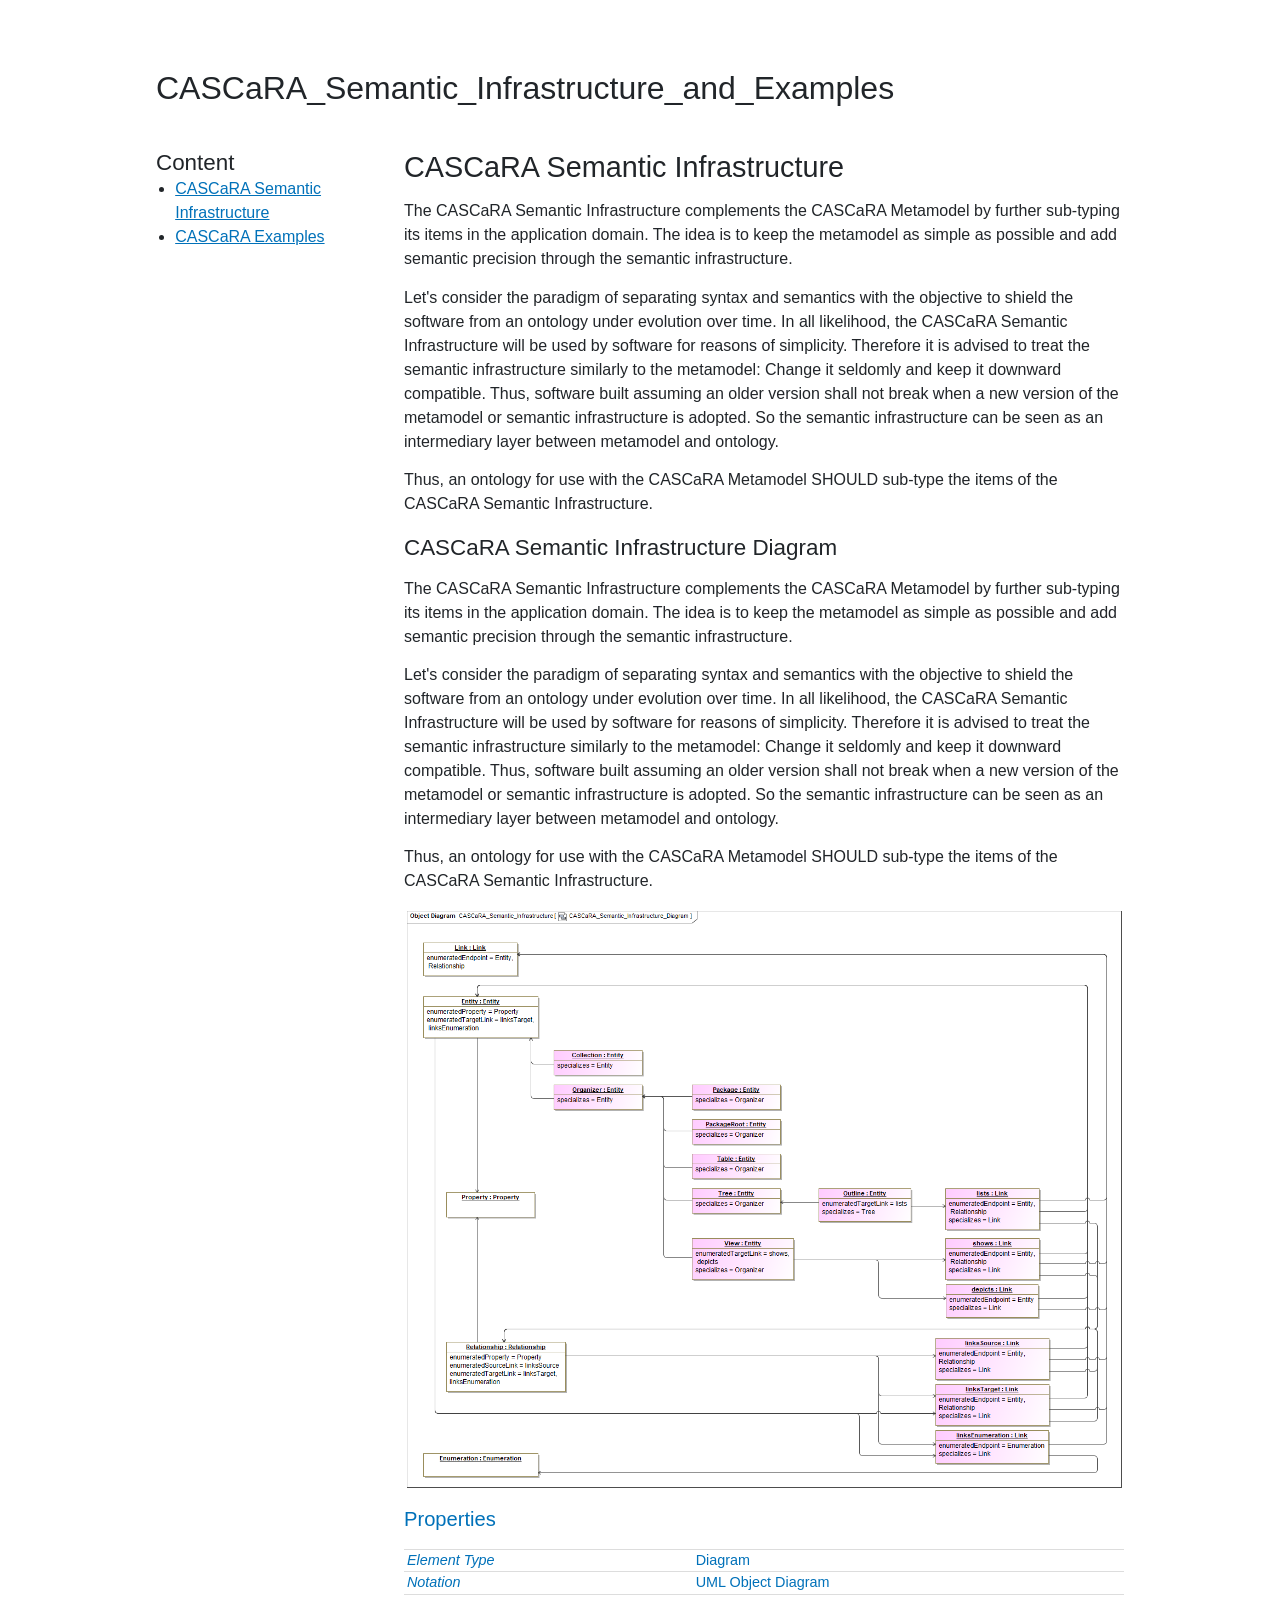
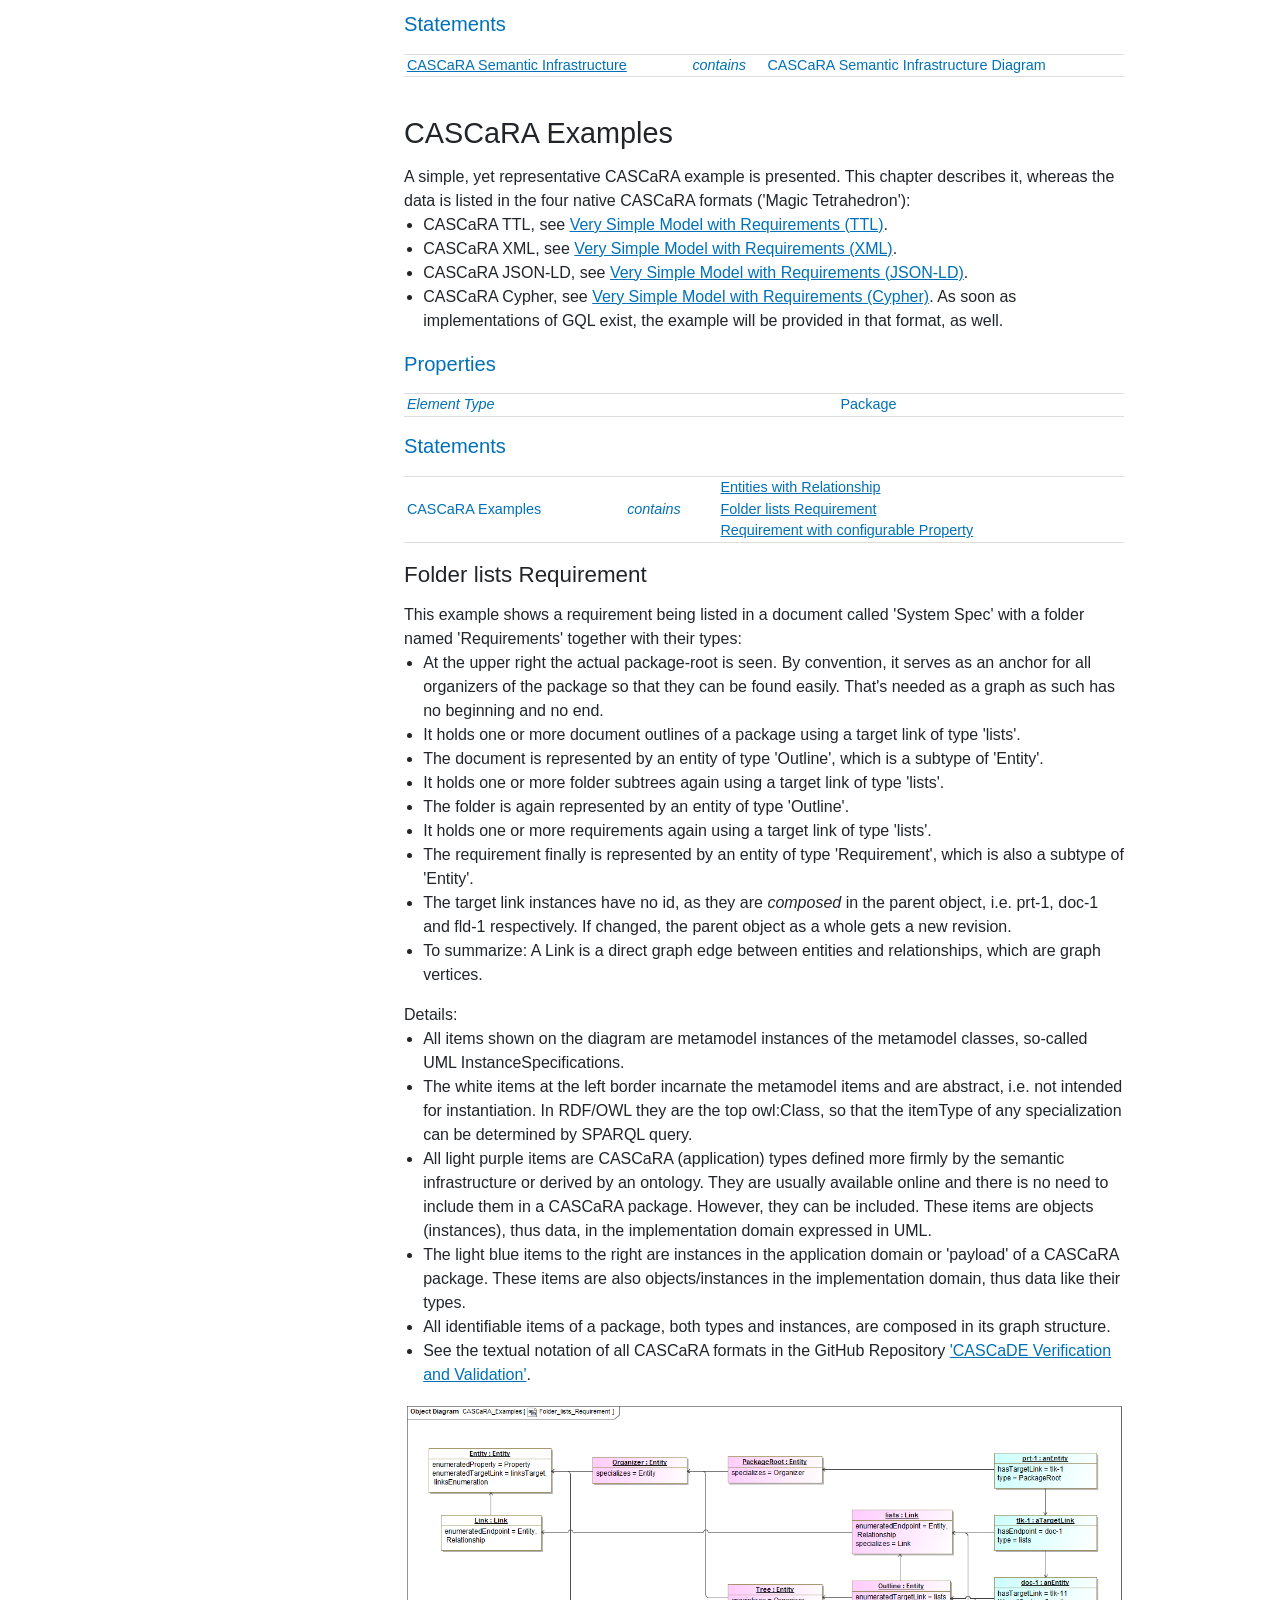
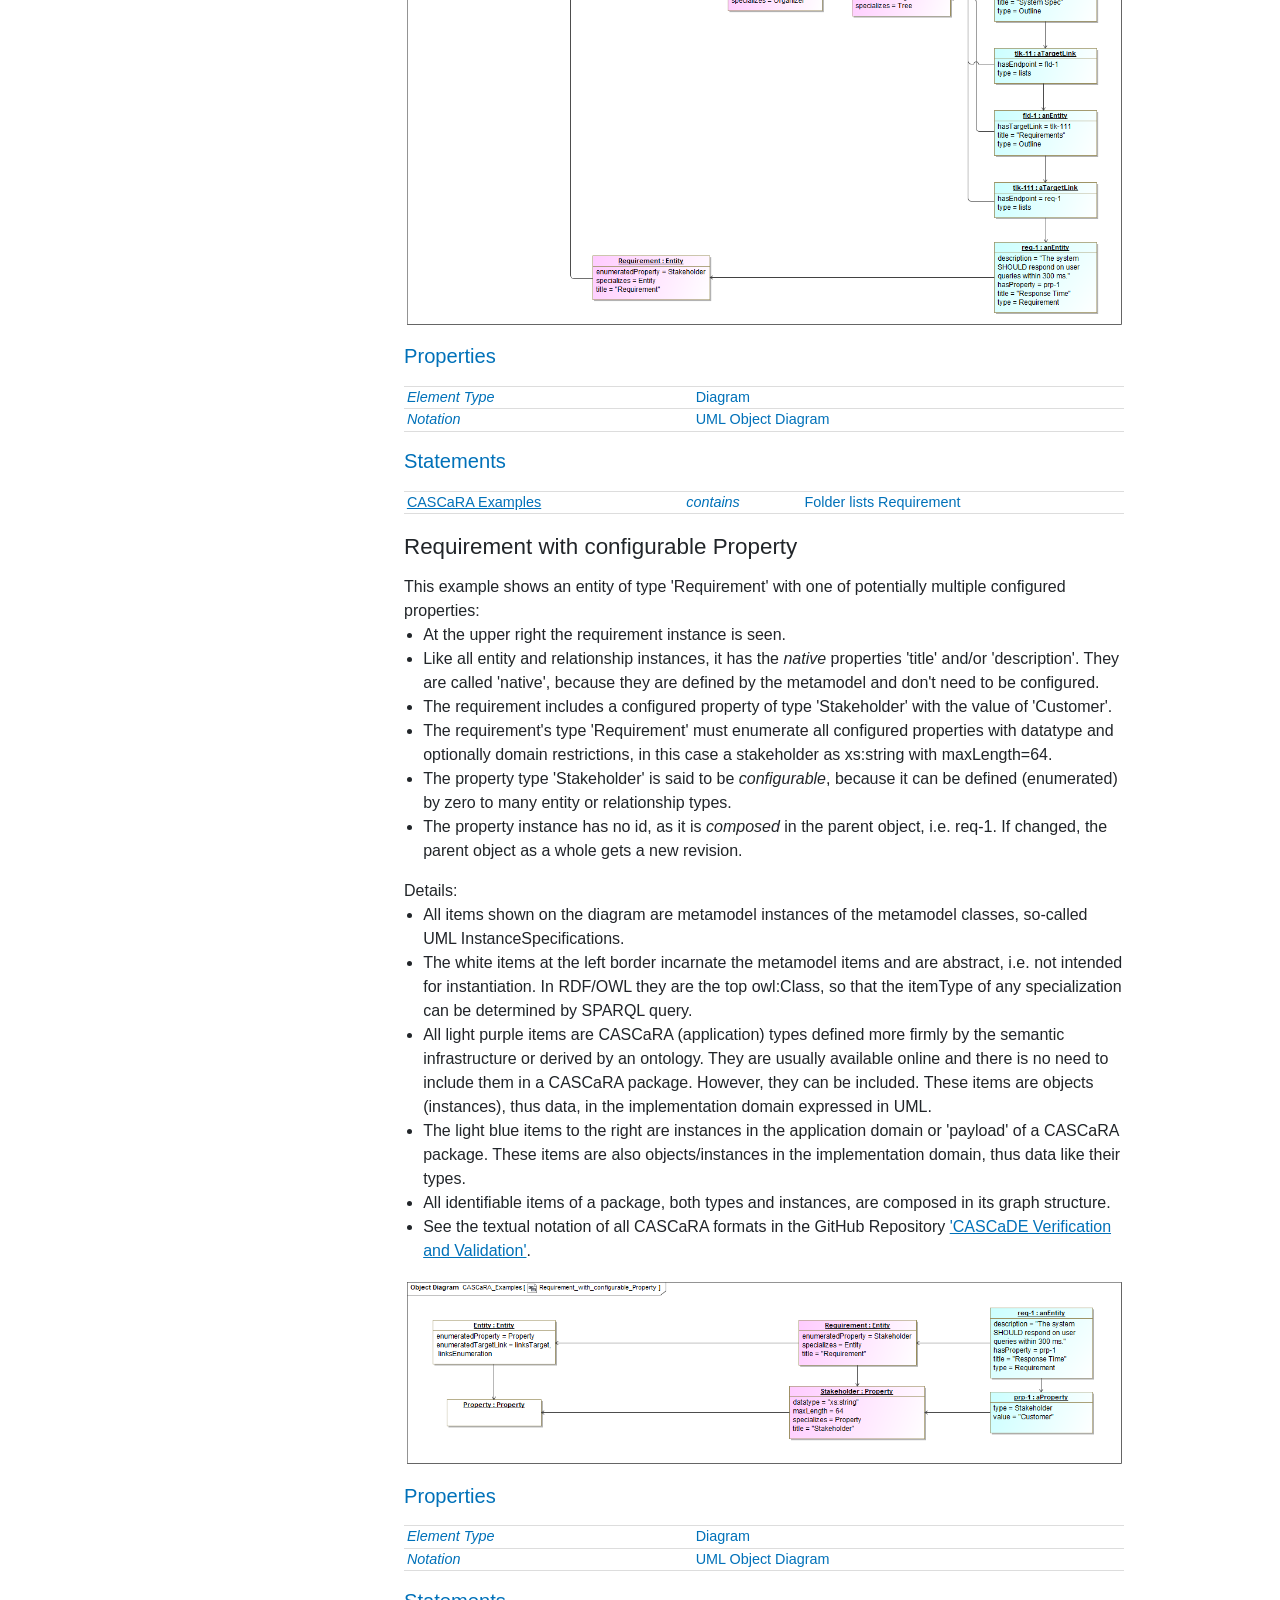
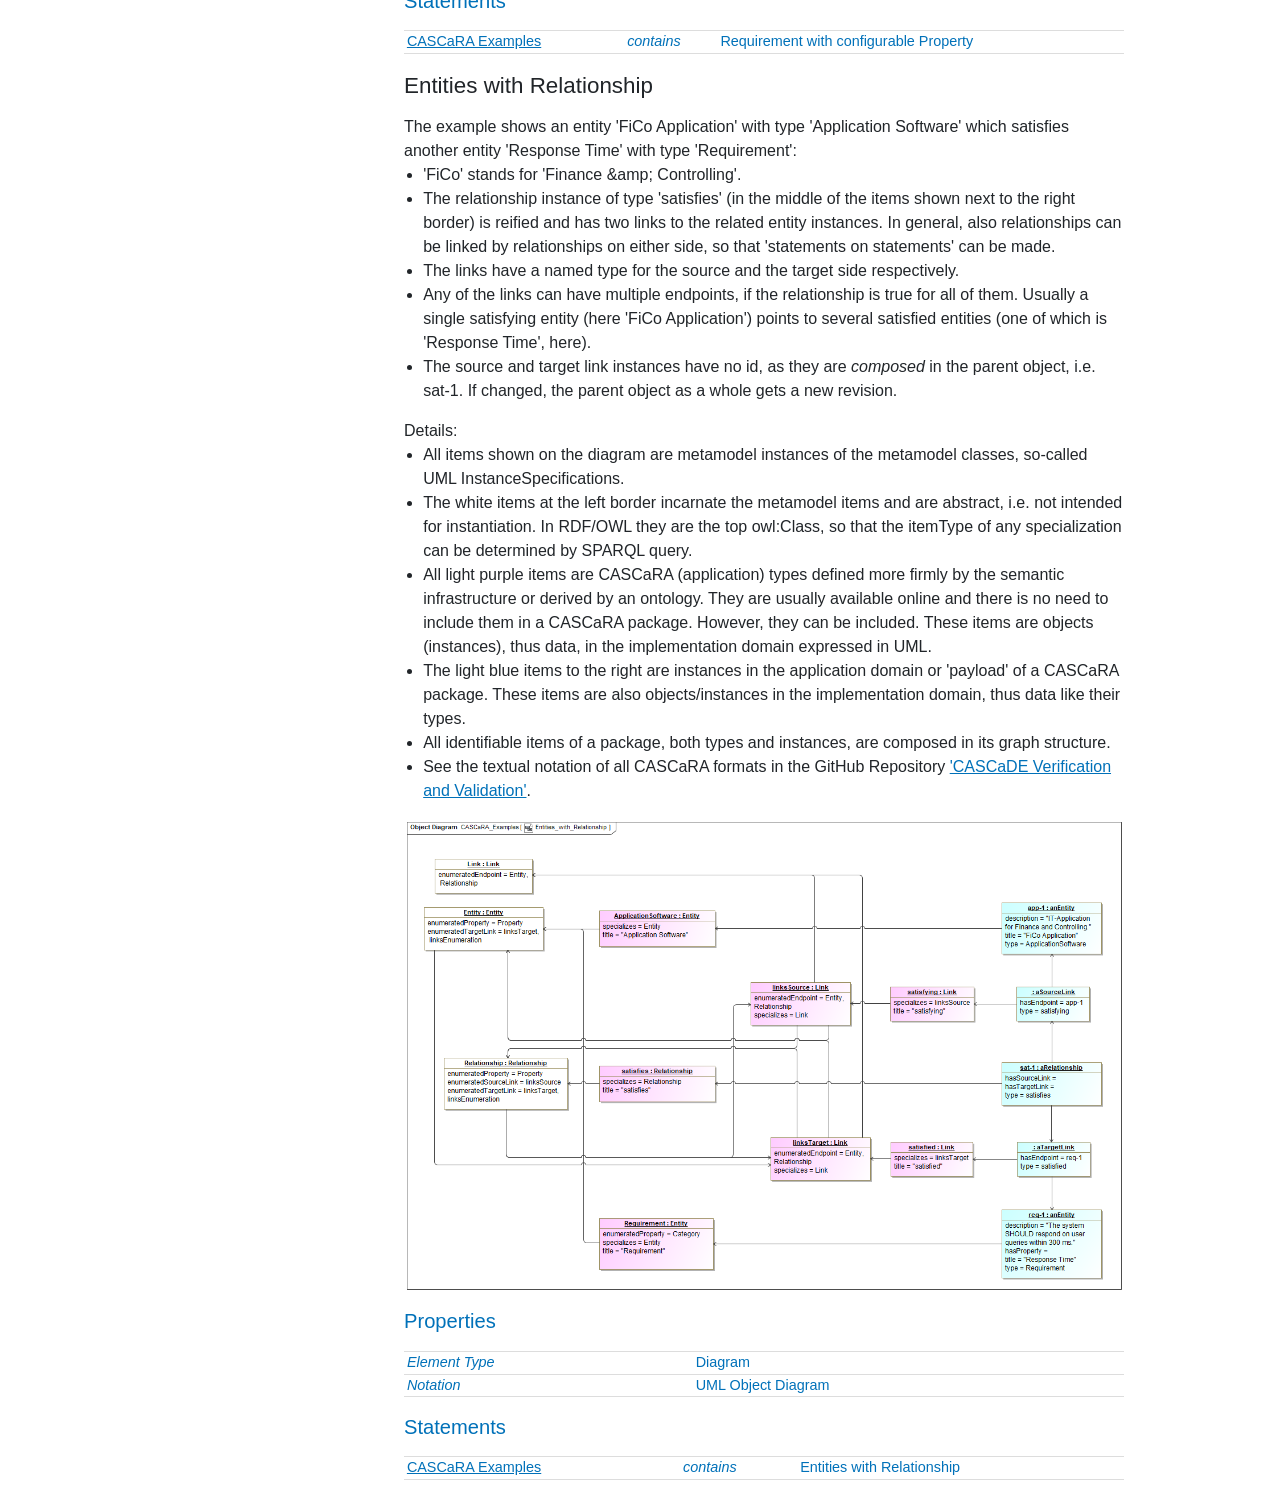
<file: Metamodel [Cameo]/8_HTML/Semantic_Infrastructure_and_Examples/index.html>
<?xml version="1.0" encoding="UTF-8"?>
<!DOCTYPE html PUBLIC "-//W3C//DTD XHTML 1.1//EN" "http://www.w3.org/TR/xhtml11/DTD/xhtml11.dtd">
<html xmlns="http://www.w3.org/1999/xhtml">
	<head>
		<link rel="stylesheet" href="https://cdn.jsdelivr.net/npm/bootstrap@5.3.3/dist/css/bootstrap.min.css" crossorigin="anonymous"/>
		<link rel="stylesheet" type="text/css" href="./Styles/styles.css"/>
		<title>CASCaRA_Semantic_Infrastructure_and_Examples</title>
	</head>
	<body>
		<div class="container max-width-lg">
			<div class="row">
				<div class="col-12">
					<div class="title">CASCaRA_Semantic_Infrastructure_and_Examples</div>
				</div>
			</div>
			<div class="row">
				<div class="col-12 col-md-3">
					<h3 style="margin-top:2.4rem;">Content</h3>
					<ul>
						<li>
							<a href="#N-8343921656">CASCaRA Semantic Infrastructure</a>
						</li>
						<li>
							<a href="#N-10619467353">CASCaRA Examples</a>
						</li>
					</ul>
				</div>
				<div class="col-12 col-md-9">
					<h1 id="N-8343921656">CASCaRA Semantic Infrastructure</h1>
					<p>The CASCaRA Semantic Infrastructure complements the CASCaRA Metamodel by further sub-typing its items in the application domain. The idea is to keep the metamodel as simple as possible and add semantic precision through the semantic infrastructure.</p>
					<p>Let&#39;s consider the paradigm of separating syntax and semantics with the objective to shield the software from an ontology under evolution over time. In all likelihood, the CASCaRA Semantic Infrastructure will be used by software for reasons of simplicity. Therefore it is advised to treat the semantic infrastructure similarly to the metamodel: Change it seldomly and keep it downward compatible. Thus, software built assuming an older version shall not break when a new version of the metamodel or semantic infrastructure is adopted. So the semantic infrastructure can be seen as an intermediary layer between metamodel and ontology.</p>
					<p>Thus, an ontology for use with the CASCaRA Metamodel SHOULD sub-type the items of the CASCaRA Semantic Infrastructure.</p>
					<h3 id="N-11473075187">CASCaRA Semantic Infrastructure Diagram</h3>
					<p>The CASCaRA Semantic Infrastructure complements the CASCaRA Metamodel by further sub-typing its items in the application domain. The idea is to keep the metamodel as simple as possible and add semantic precision through the semantic infrastructure.</p>
					<p>Let&#39;s consider the paradigm of separating syntax and semantics with the objective to shield the software from an ontology under evolution over time. In all likelihood, the CASCaRA Semantic Infrastructure will be used by software for reasons of simplicity. Therefore it is advised to treat the semantic infrastructure similarly to the metamodel: Change it seldomly and keep it downward compatible. Thus, software built assuming an older version shall not break when a new version of the metamodel or semantic infrastructure is adopted. So the semantic infrastructure can be seen as an intermediary layer between metamodel and ontology.</p>
					<p>Thus, an ontology for use with the CASCaRA Metamodel SHOULD sub-type the items of the CASCaRA Semantic Infrastructure.</p>
					<p>
						<img src="./Images/F-973461415.png" style="max-width:100%" alt="CASCaRA_Semantic_Infrastructure_Diagram.png"/>
					</p>
					<p class="metaTitle">Properties</p>
					<table class="propertyTable">
						<tbody>
							<tr>
								<td class="propertyTitle">Element Type</td>
								<td>Diagram</td>
							</tr>
							<tr>
								<td class="propertyTitle">Notation</td>
								<td>UML Object Diagram</td>
							</tr>
						</tbody>
					</table>
					<p class="metaTitle">Statements</p>
					<table class="statementTable">
						<tbody>
							<tr>
								<td>
									<a href="#N-8343921656">CASCaRA Semantic Infrastructure</a>
									<br/>
								</td>
								<td class="statementTitle">contains</td>
								<td>CASCaRA Semantic Infrastructure Diagram</td>
							</tr>
						</tbody>
					</table>
					<h1 id="N-10619467353">CASCaRA Examples</h1>
					<p>A simple, yet representative CASCaRA example is presented. This chapter describes it, whereas the data is listed in the four native CASCaRA formats (&#39;Magic Tetrahedron&#39;):</p>
					<ul>
						<li>CASCaRA TTL, see <a href="https://github.com/GfSE/CASCaDE-Verification-and-Validation/blob/main/Very-simple-Model-with-Requirements%20%5BFMC%20-%20SpecIF%5D/7_TTL/Very_Simple_Model_(FMC)_with_Requirements.cas.ttl">Very Simple Model with Requirements (TTL)</a>.</li>
						<li>CASCaRA XML, see <a href="https://github.com/GfSE/CASCaDE-Verification-and-Validation/blob/main/Very-simple-Model-with-Requirements%20%5BFMC%20-%20SpecIF%5D/5_XML/Very_Simple_Model_(FMC)_with_Requirements.cas.xml">Very Simple Model with Requirements (XML)</a>.</li>
						<li>CASCaRA JSON-LD, see <a href="https://github.com/GfSE/CASCaDE-Verification-and-Validation/blob/main/Very-simple-Model-with-Requirements%20%5BFMC%20-%20SpecIF%5D/6_JSONLD/Very_Simple_Model_(FMC)_with_Requirements.cas.jsonld">Very Simple Model with Requirements (JSON-LD)</a>.</li>
						<li>CASCaRA Cypher, see <a href="https://github.com/GfSE/CASCaDE-Verification-and-Validation/blob/main/Very-simple-Model-with-Requirements%20%5BFMC%20-%20SpecIF%5D/4_Cypher/Very_Simple_Model_(FMC)_with_Requirements.cypher">Very Simple Model with Requirements (Cypher)</a>. As soon as implementations of GQL exist, the example will be provided in that format, as well.</li>
					</ul>
					<p class="metaTitle">Properties</p>
					<table class="propertyTable">
						<tbody>
							<tr>
								<td class="propertyTitle">Element Type</td>
								<td>Package</td>
							</tr>
						</tbody>
					</table>
					<p class="metaTitle">Statements</p>
					<table class="statementTable">
						<tbody>
							<tr>
								<td>CASCaRA Examples</td>
								<td class="statementTitle">contains</td>
								<td>
									<a href="#N-10180435794">Entities with Relationship</a>
									<br/>
									<a href="#N-10384651012">Folder lists Requirement</a>
									<br/>
									<a href="#N-11793527498">Requirement with configurable Property</a>
									<br/>
								</td>
							</tr>
						</tbody>
					</table>
					<h3 id="N-10384651012">Folder lists Requirement</h3>
					<p>This example shows a requirement being listed in a document called &#39;System Spec&#39; with a folder named &#39;Requirements&#39; together with their types:</p>
					<ul>
						<li>At the upper right the actual package-root is seen. By convention, it serves as an anchor for all organizers of the package so that they can be found easily. That&#39;s needed as a graph as such has no beginning and no end.</li>
						<li>It holds one or more document outlines of a package using a target link of type &#39;lists&#39;.</li>
						<li>The document is represented by an entity of type &#39;Outline&#39;, which is a subtype of &#39;Entity&#39;.</li>
						<li>It holds one or more folder subtrees again using a target link of type &#39;lists&#39;.</li>
						<li>The folder is again represented by an entity of type &#39;Outline&#39;.</li>
						<li>It holds one or more requirements again using a target link of type &#39;lists&#39;.</li>
						<li>The requirement finally is represented by an entity of type &#39;Requirement&#39;, which is also a subtype of &#39;Entity&#39;.</li>
						<li>The target link instances have no id, as they are <em>composed</em> in the parent object, i.e. prt-1, doc-1 and fld-1 respectively. If changed, the parent object as a whole gets a new revision.</li>
						<li>To summarize: A Link is a direct graph edge between entities and relationships, which are graph vertices.</li>
					</ul>
					<p>Details:</p>
					<ul>
						<li>All items shown on the diagram are metamodel instances of the metamodel classes, so-called UML InstanceSpecifications.</li>
						<li>The white items at the left border incarnate the metamodel items and are abstract, i.e. not intended for instantiation. In RDF/OWL they are the top owl:Class, so that the itemType of any specialization can be determined by SPARQL query.</li>
						<li>All light purple items are CASCaRA (application) types defined more firmly by the semantic infrastructure or derived by an ontology. They are usually available online and there is no need to include them in a CASCaRA package. However, they can be included. These items are objects (instances), thus data, in the implementation domain expressed in UML.</li>
						<li>The light blue items to the right are instances in the application domain or &#39;payload&#39; of a CASCaRA package. These items are also objects/instances in the implementation domain, thus data like their types.</li>
						<li>All identifiable items of a package, both types and instances, are composed in its graph structure.</li>
						<li>See the textual notation of all CASCaRA formats in the GitHub Repository <a href="https://github.com/GfSE/CASCaDE-Verification-and-Validation/tree/main/Very-simple-Model-with-Requirements%20%5BFMC%20-%20SpecIF%5D">&#39;CASCaDE Verification and Validation&#39;</a>.</li>
					</ul>
					<p>
						<img src="./Images/F-1871139914.png" style="max-width:100%" alt="Folder_lists_Requirement.png"/>
					</p>
					<p class="metaTitle">Properties</p>
					<table class="propertyTable">
						<tbody>
							<tr>
								<td class="propertyTitle">Element Type</td>
								<td>Diagram</td>
							</tr>
							<tr>
								<td class="propertyTitle">Notation</td>
								<td>UML Object Diagram</td>
							</tr>
						</tbody>
					</table>
					<p class="metaTitle">Statements</p>
					<table class="statementTable">
						<tbody>
							<tr>
								<td>
									<a href="#N-10619467353">CASCaRA Examples</a>
									<br/>
								</td>
								<td class="statementTitle">contains</td>
								<td>Folder lists Requirement</td>
							</tr>
						</tbody>
					</table>
					<h3 id="N-11793527498">Requirement with configurable Property</h3>
					<p>This example shows an entity of type &#39;Requirement&#39; with one of potentially multiple configured properties:</p>
					<ul>
						<li>At the upper right the requirement instance is seen.</li>
						<li>Like all entity and relationship instances, it has the <em>native</em> properties &#39;title&#39; and/or &#39;description&#39;. They are called &#39;native&#39;, because they are defined by the metamodel and don&#39;t need to be configured.</li>
						<li>The requirement includes a configured property of type &#39;Stakeholder&#39; with the value of &#39;Customer&#39;.</li>
						<li>The requirement&#39;s type &#39;Requirement&#39; must enumerate all configured properties with datatype and optionally domain restrictions, in this case a stakeholder as xs:string with maxLength=64.</li>
						<li>The property type &#39;Stakeholder&#39; is said to be <em>configurable</em>, because it can be defined (enumerated) by zero to many entity or relationship types.</li>
						<li>The property instance has no id, as it is <em>composed</em> in the parent object, i.e. req-1. If changed, the parent object as a whole gets a new revision.</li>
					</ul>
					<p>Details:</p>
					<ul>
						<li>All items shown on the diagram are metamodel instances of the metamodel classes, so-called UML InstanceSpecifications.</li>
						<li>The white items at the left border incarnate the metamodel items and are abstract, i.e. not intended for instantiation. In RDF/OWL they are the top owl:Class, so that the itemType of any specialization can be determined by SPARQL query.</li>
						<li>All light purple items are CASCaRA (application) types defined more firmly by the semantic infrastructure or derived by an ontology. They are usually available online and there is no need to include them in a CASCaRA package. However, they can be included. These items are objects (instances), thus data, in the implementation domain expressed in UML.</li>
						<li>The light blue items to the right are instances in the application domain or &#39;payload&#39; of a CASCaRA package. These items are also objects/instances in the implementation domain, thus data like their types.</li>
						<li>All identifiable items of a package, both types and instances, are composed in its graph structure.</li>
						<li>See the textual notation of all CASCaRA formats in the GitHub Repository <a href="https://github.com/GfSE/CASCaDE-Verification-and-Validation/tree/main/Very-simple-Model-with-Requirements%20%5BFMC%20-%20SpecIF%5D">&#39;CASCaDE Verification and Validation&#39;</a>.</li>
					</ul>
					<p>
						<img src="./Images/F-312877856.png" style="max-width:100%" alt="Requirement_with_configurable_Property.png"/>
					</p>
					<p class="metaTitle">Properties</p>
					<table class="propertyTable">
						<tbody>
							<tr>
								<td class="propertyTitle">Element Type</td>
								<td>Diagram</td>
							</tr>
							<tr>
								<td class="propertyTitle">Notation</td>
								<td>UML Object Diagram</td>
							</tr>
						</tbody>
					</table>
					<p class="metaTitle">Statements</p>
					<table class="statementTable">
						<tbody>
							<tr>
								<td>
									<a href="#N-10619467353">CASCaRA Examples</a>
									<br/>
								</td>
								<td class="statementTitle">contains</td>
								<td>Requirement with configurable Property</td>
							</tr>
						</tbody>
					</table>
					<h3 id="N-10180435794">Entities with Relationship</h3>
					<p>The example shows an entity &#39;FiCo Application&#39; with type &#39;Application Software&#39; which satisfies another entity &#39;Response Time&#39; with type &#39;Requirement&#39;:</p>
					<ul>
						<li>&#39;FiCo&#39; stands for &#39;Finance &#38;amp; Controlling&#39;.</li>
						<li>The relationship instance of type &#39;satisfies&#39; (in the middle of the items shown next to the right border) is reified and has two links to the related entity instances. In general, also relationships can be linked by relationships on either side, so that &#39;statements on statements&#39; can be made.</li>
						<li>The links have a named type for the source and the target side respectively.</li>
						<li>Any of the links can have multiple endpoints, if the relationship is true for all of them. Usually a single satisfying entity (here &#39;FiCo Application&#39;) points to several satisfied entities (one of which is &#39;Response Time&#39;, here).</li>
						<li>The source and target link instances have no id, as they are <em>composed</em> in the parent object, i.e. sat-1. If changed, the parent object as a whole gets a new revision.</li>
					</ul>
					<p>Details:</p>
					<ul>
						<li>All items shown on the diagram are metamodel instances of the metamodel classes, so-called UML InstanceSpecifications.</li>
						<li>The white items at the left border incarnate the metamodel items and are abstract, i.e. not intended for instantiation. In RDF/OWL they are the top owl:Class, so that the itemType of any specialization can be determined by SPARQL query.</li>
						<li>All light purple items are CASCaRA (application) types defined more firmly by the semantic infrastructure or derived by an ontology. They are usually available online and there is no need to include them in a CASCaRA package. However, they can be included. These items are objects (instances), thus data, in the implementation domain expressed in UML.</li>
						<li>The light blue items to the right are instances in the application domain or &#39;payload&#39; of a CASCaRA package. These items are also objects/instances in the implementation domain, thus data like their types.</li>
						<li>All identifiable items of a package, both types and instances, are composed in its graph structure.</li>
						<li>See the textual notation of all CASCaRA formats in the GitHub Repository <a href="https://github.com/GfSE/CASCaDE-Verification-and-Validation/tree/main/Very-simple-Model-with-Requirements%20%5BFMC%20-%20SpecIF%5D">&#39;CASCaDE Verification and Validation&#39;</a>.</li>
					</ul>
					<p>
						<img src="./Images/F-1917865045.png" style="max-width:100%" alt="Entities_with_Relationship.png"/>
					</p>
					<p class="metaTitle">Properties</p>
					<table class="propertyTable">
						<tbody>
							<tr>
								<td class="propertyTitle">Element Type</td>
								<td>Diagram</td>
							</tr>
							<tr>
								<td class="propertyTitle">Notation</td>
								<td>UML Object Diagram</td>
							</tr>
						</tbody>
					</table>
					<p class="metaTitle">Statements</p>
					<table class="statementTable">
						<tbody>
							<tr>
								<td>
									<a href="#N-10619467353">CASCaRA Examples</a>
									<br/>
								</td>
								<td class="statementTitle">contains</td>
								<td>Entities with Relationship</td>
							</tr>
						</tbody>
					</table>
				</div>
			</div>
		</div>
	</body>
</html>
</file>
<file: Metamodel [Cameo]/8_HTML/Metamodel/Styles/styles.css>
body { margin-top:2%; margin-right:2%; margin-bottom:2%; margin-left:2%; font-family:Arial,sans-serif; font-size:100%; font-weight: normal; } 
div.max-width-md { max-width: 768px; margin: auto; } 
div.max-width-lg { max-width: 992px; margin: auto; } 
div, p { margin: 0.9rem 0em 0em 0em; } 
div.title { font-size:200%; margin-top:2.4rem } 
ul { padding-left: 1.2rem; } 
.inline-label { font-size: 90%; font-style: italic; margin-top:0.9rem; } 
p.metaTitle { color: #0071B9; font-size: 125.99999999999999%; margin-top:0.9rem; } 
a { color: #0071B9; } 
table { width:100%; border: 1px solid #DDDDDD; border-collapse:collapse; vertical-align:top; margin: 0; padding: 0; } 
table th { background-color: #DDDDDD; margin: 0; padding: 0 0.2em 0 0.2em; font-size: 90% } 
table td { border: 1px solid #DDDDDD; margin: 0; padding: 0 0.2em 0 0.2em; font-size: 90% } 
table.propertyTable, table.statementTable { color: #0071B9; width:100%; border-left-style: none; border-right-style: none; border-collapse:collapse; margin: 0.9rem 0em 0em 0em; } 
table.propertyTable td, table.statementTable td { font-size: 90%; border-left-style: none; border-right-style: none; border-collapse:collapse; } 
td.propertyTitle, td.statementTitle { font-style: italic; } 
h5 { font-family:Arial,sans-serif; font-size:110%; font-weight: normal; margin: 0.9rem 0em 0em 0em; } 
h4 { font-family:Arial,sans-serif; font-size:120%; font-weight: normal; margin: 0.9rem 0em 0em 0em; page-break-after: avoid; } 
h3 { font-family:Arial,sans-serif; font-size:140%; font-weight: normal; margin: 1.2rem 0em 0em 0em; page-break-after: avoid; } 
h2 { font-family:Arial,sans-serif; font-size:160%; font-weight: normal; margin: 1.8rem 0em 0em 0em; page-break-after: avoid; } 
h1 { font-family:Arial,sans-serif; font-size:180%; font-weight: normal; margin: 2.4rem 0em 0em 0em; page-break-after: avoid; }
</file>
<file: Metamodel [Cameo]/8_HTML/Semantic_Infrastructure_and_Examples/Styles/styles.css>
body { margin-top:2%; margin-right:2%; margin-bottom:2%; margin-left:2%; font-family:Arial,sans-serif; font-size:100%; font-weight: normal; } 
div.max-width-md { max-width: 768px; margin: auto; } 
div.max-width-lg { max-width: 992px; margin: auto; } 
div, p { margin: 0.9rem 0em 0em 0em; } 
div.title { font-size:200%; margin-top:2.4rem } 
ul { padding-left: 1.2rem; } 
.inline-label { font-size: 90%; font-style: italic; margin-top:0.9rem; } 
p.metaTitle { color: #0071B9; font-size: 125.99999999999999%; margin-top:0.9rem; } 
a { color: #0071B9; } 
table { width:100%; border: 1px solid #DDDDDD; border-collapse:collapse; vertical-align:top; margin: 0; padding: 0; } 
table th { background-color: #DDDDDD; margin: 0; padding: 0 0.2em 0 0.2em; font-size: 90% } 
table td { border: 1px solid #DDDDDD; margin: 0; padding: 0 0.2em 0 0.2em; font-size: 90% } 
table.propertyTable, table.statementTable { color: #0071B9; width:100%; border-left-style: none; border-right-style: none; border-collapse:collapse; margin: 0.9rem 0em 0em 0em; } 
table.propertyTable td, table.statementTable td { font-size: 90%; border-left-style: none; border-right-style: none; border-collapse:collapse; } 
td.propertyTitle, td.statementTitle { font-style: italic; } 
h5 { font-family:Arial,sans-serif; font-size:110%; font-weight: normal; margin: 0.9rem 0em 0em 0em; } 
h4 { font-family:Arial,sans-serif; font-size:120%; font-weight: normal; margin: 0.9rem 0em 0em 0em; page-break-after: avoid; } 
h3 { font-family:Arial,sans-serif; font-size:140%; font-weight: normal; margin: 1.2rem 0em 0em 0em; page-break-after: avoid; } 
h2 { font-family:Arial,sans-serif; font-size:160%; font-weight: normal; margin: 1.8rem 0em 0em 0em; page-break-after: avoid; } 
h1 { font-family:Arial,sans-serif; font-size:180%; font-weight: normal; margin: 2.4rem 0em 0em 0em; page-break-after: avoid; }
</file>
